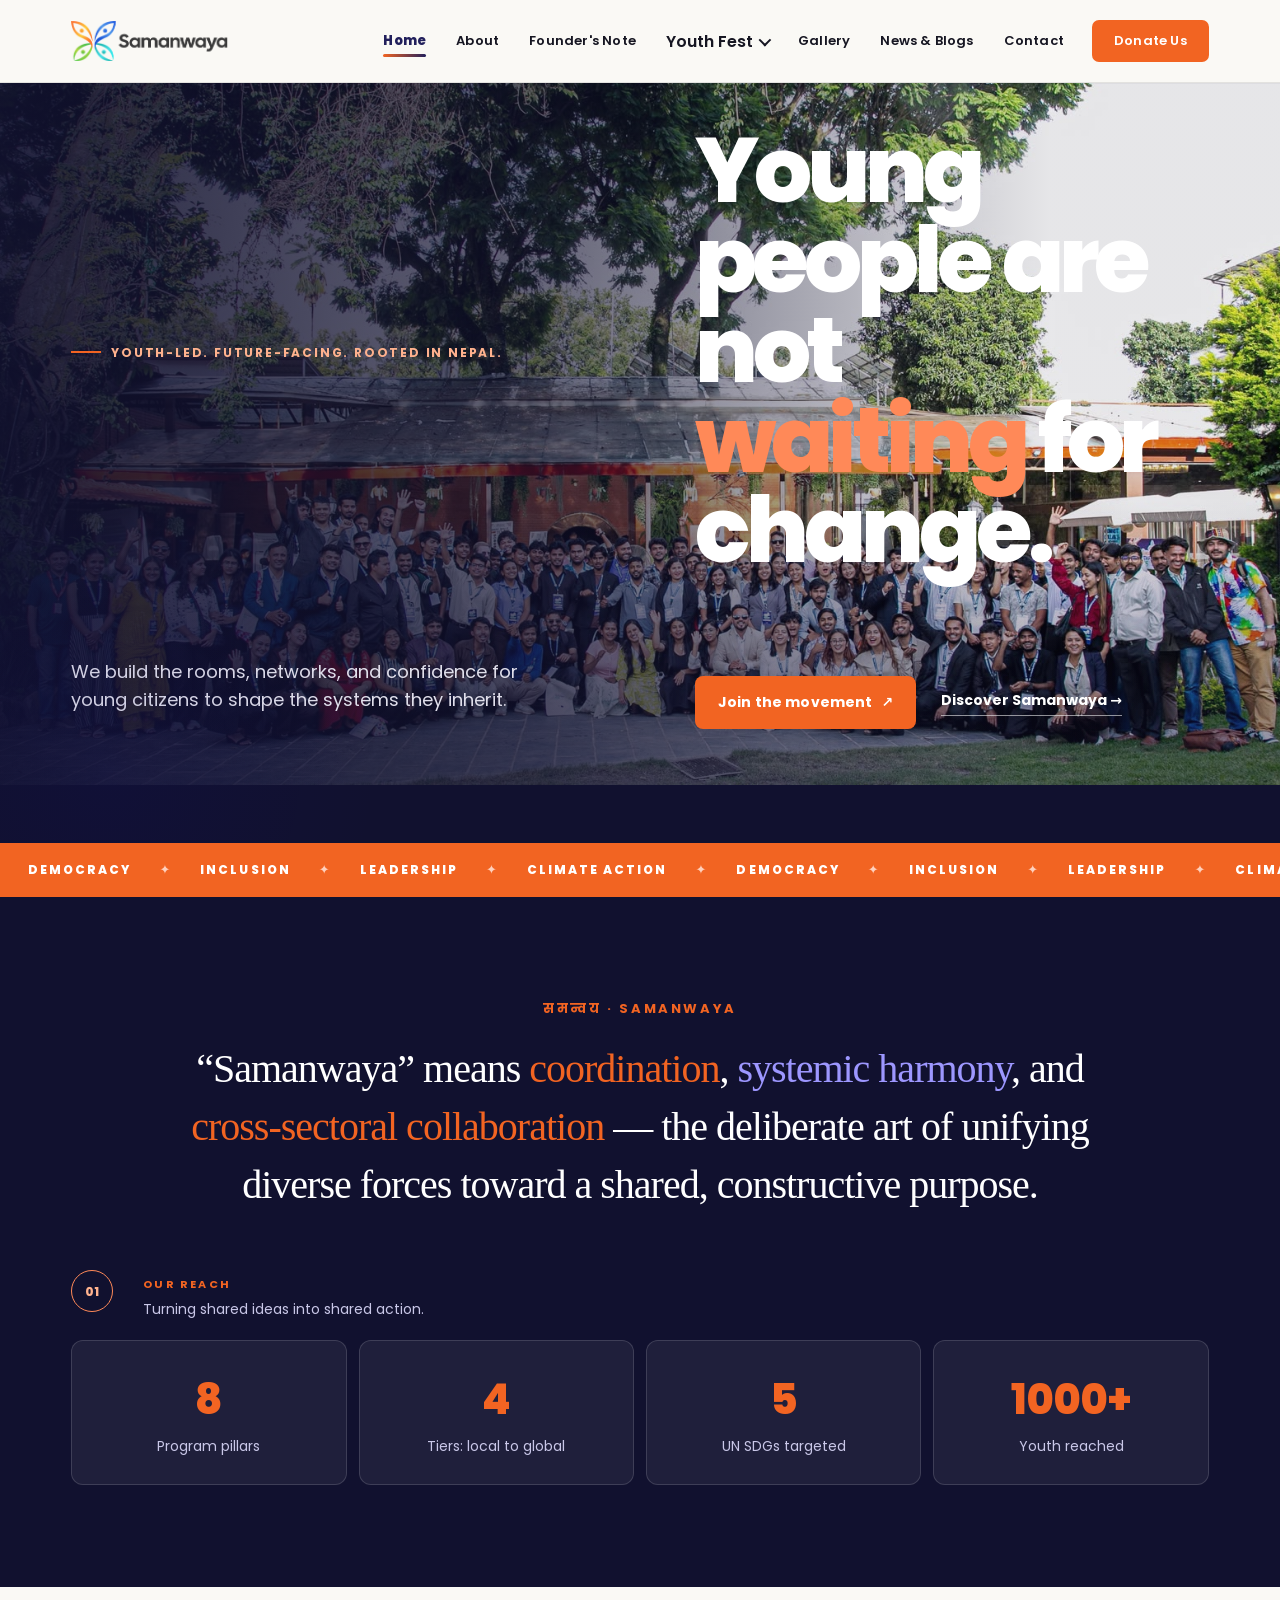
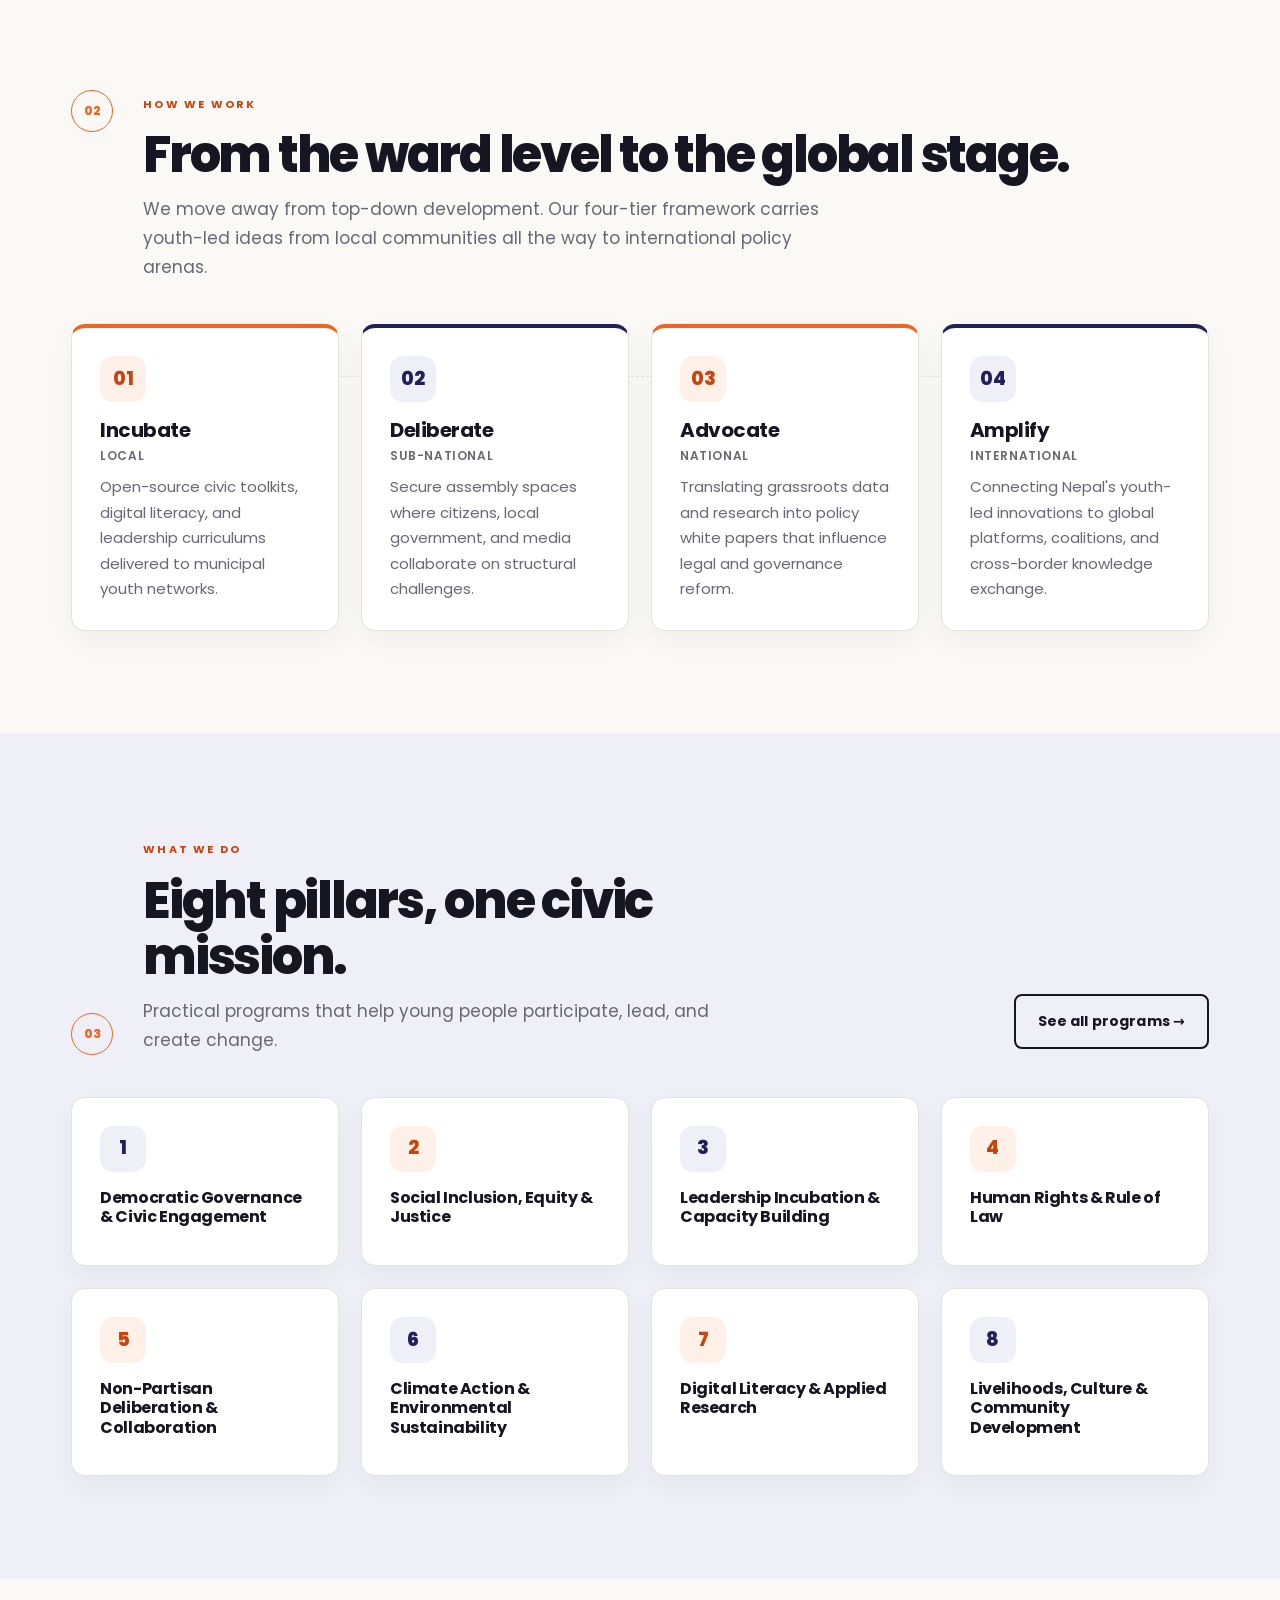
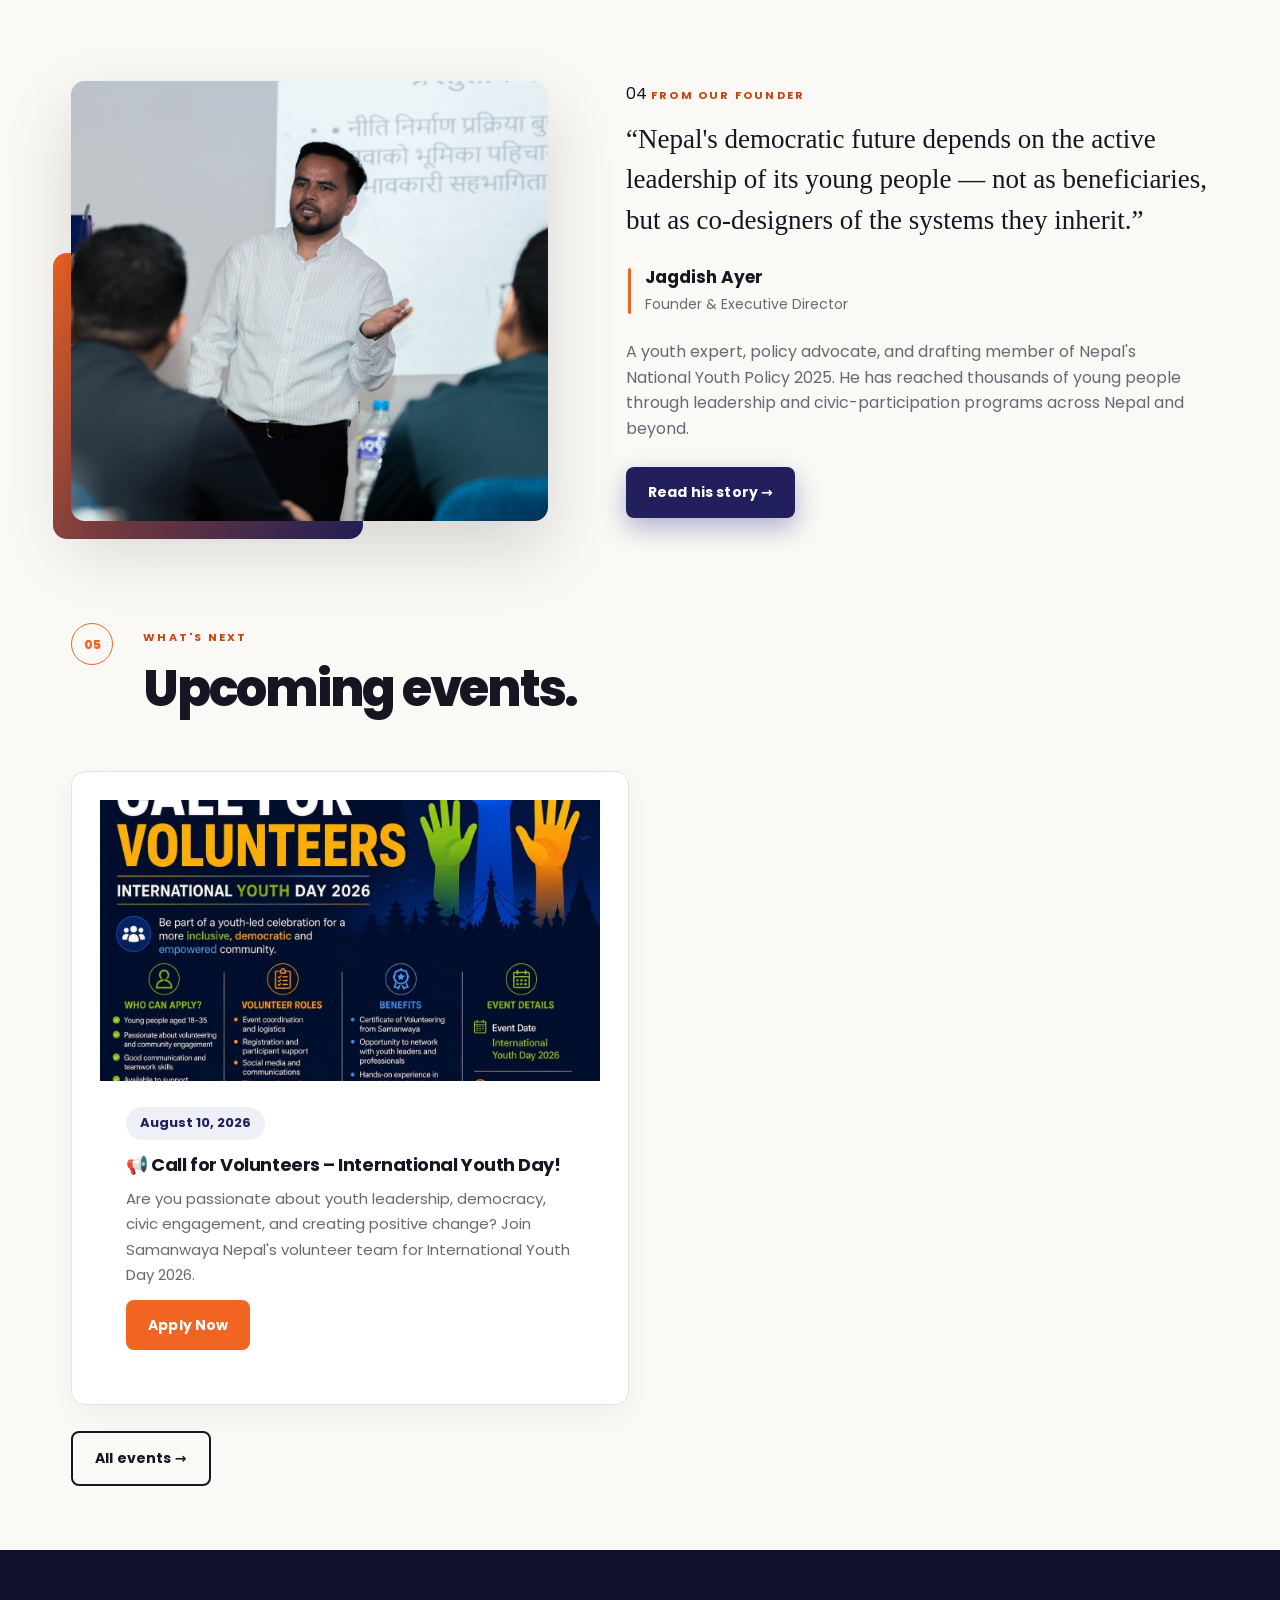
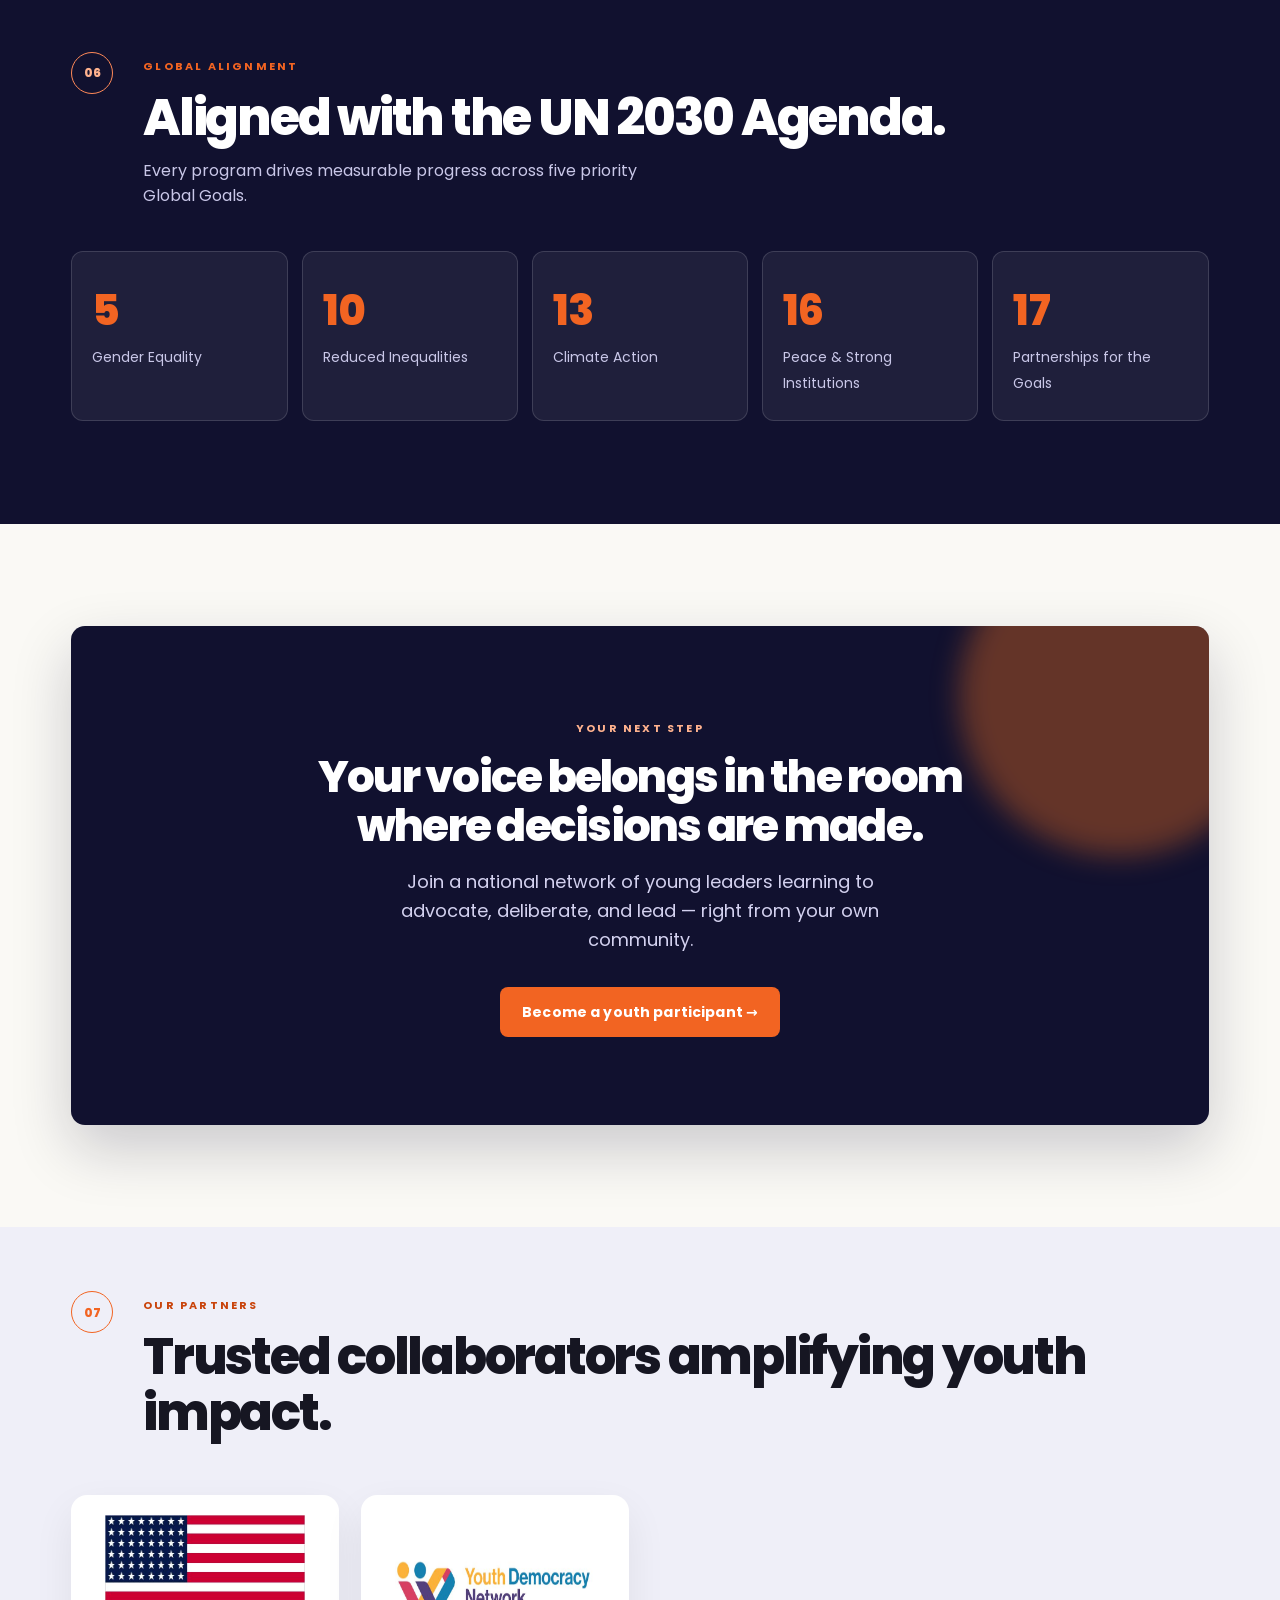
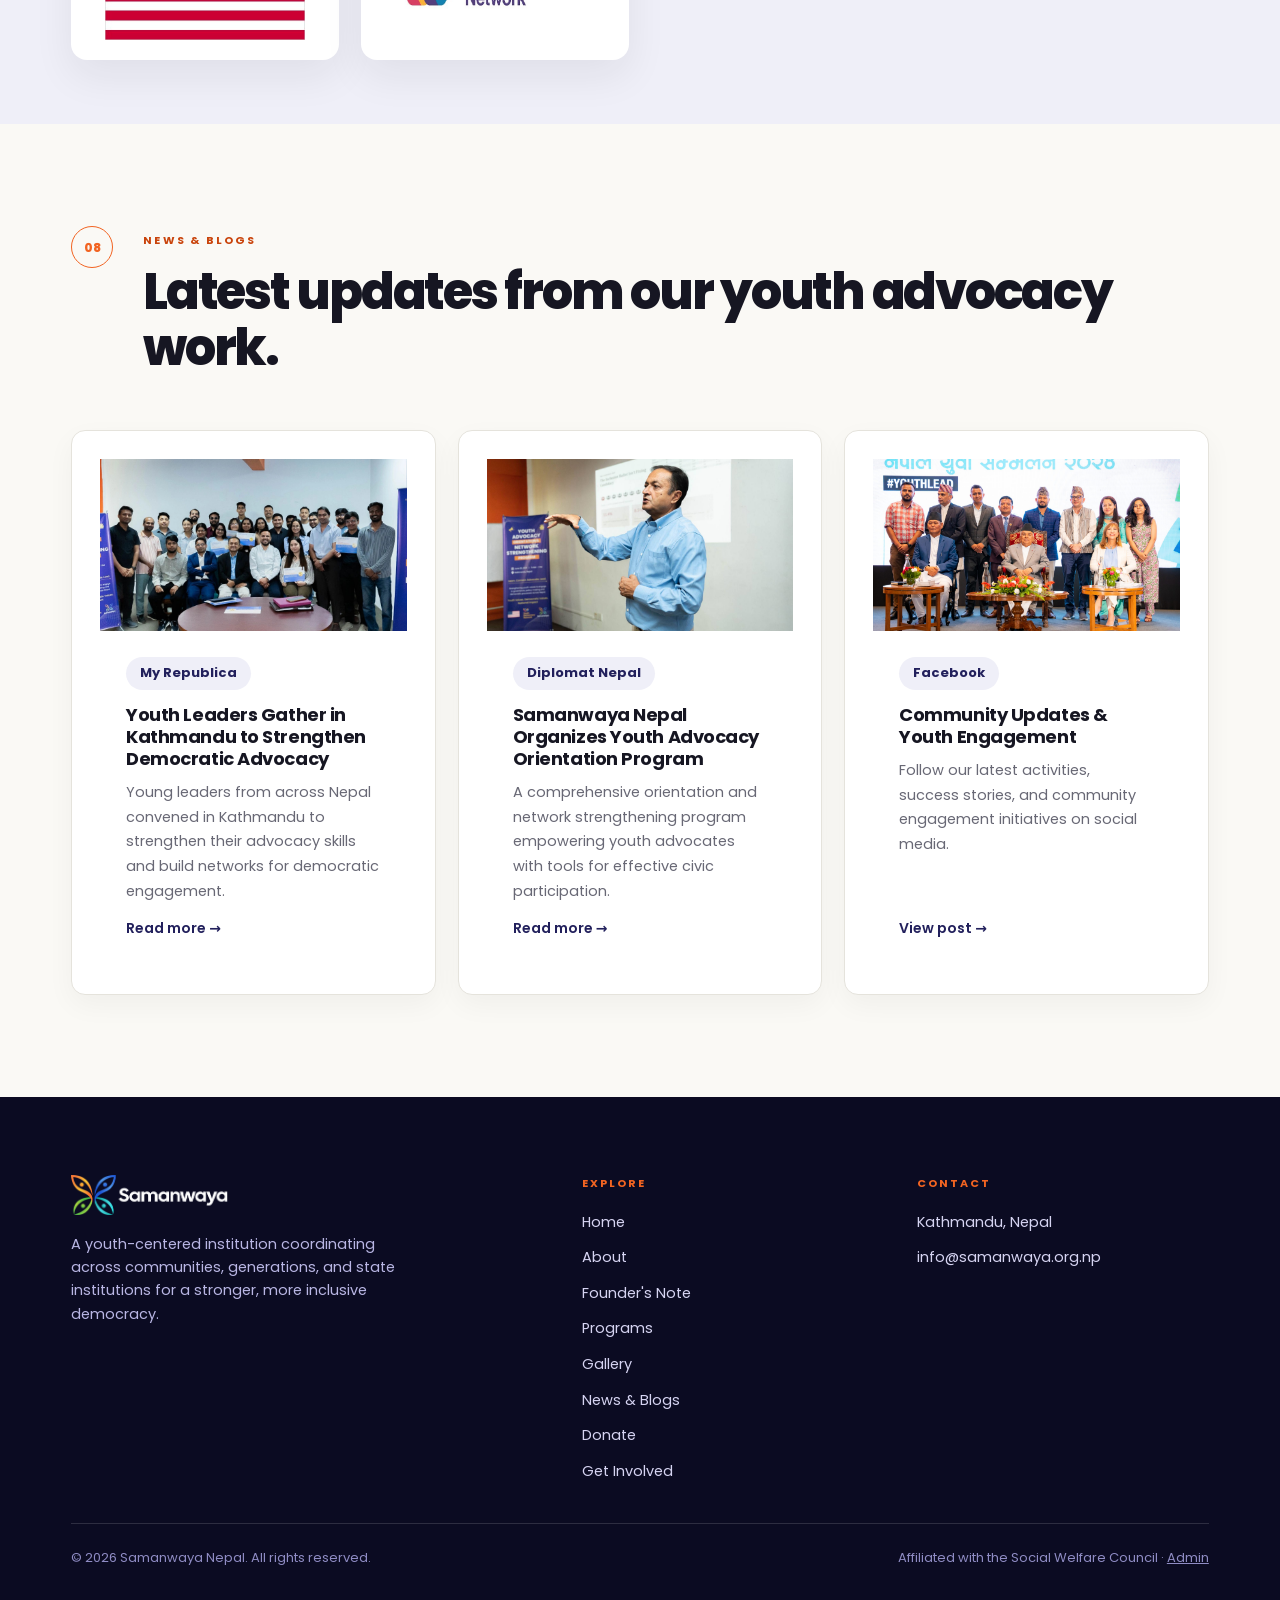
<file: index.html>
<!DOCTYPE html>
<html lang="en">
<head>
  <meta charset="utf-8">
  <meta name="viewport" content="width=device-width, initial-scale=1">
  <title>Samanwaya Nepal — Youth-Led Democracy &amp; Civic Engagement in Nepal</title>
  <meta name="description" content="Samanwaya Nepal is a premier youth-centered non-profit in Kathmandu empowering young people across Nepal through democratic governance, civic engagement, leadership incubation, and social inclusion programs. Partner organizations include USA and YDN.">
  <meta name="keywords" content="Samanwaya, Samanwaya Nepal, समन्वय, youth organization Nepal, civic engagement Nepal, democracy Nepal, youth leadership Kathmandu, NGO Nepal, samanwaya.org.np, youth advocacy Nepal, democratic governance Nepal, partner organizations USA YDN, Nepal news blogs, youth policy Nepal">
  <meta name="author" content="Samanwaya Nepal">
  <meta name="robots" content="index, follow">
  <meta name="theme-color" content="#0d077c">
  <link rel="canonical" href="https://samanwaya.org.np/">
  <meta property="og:type" content="website">
  <meta property="og:site_name" content="Samanwaya Nepal">
  <meta property="og:locale" content="en_US">
  <meta property="og:title" content="Samanwaya Nepal — Youth-Led Democracy &amp; Civic Engagement">
  <meta property="og:description" content="A youth-centered institution where young citizens across Nepal converge to lead the civic systems that shape their lives.">
  <meta property="og:url" content="https://samanwaya.org.np/">
  <meta property="og:image" content="https://samanwaya.org.np/assets/og-image.jpg">
  <meta property="og:image:width" content="1200">
  <meta property="og:image:height" content="630">
  <meta name="twitter:card" content="summary_large_image">
  <meta name="twitter:title" content="Samanwaya Nepal — Youth-Led Democracy &amp; Civic Engagement">
  <meta name="twitter:description" content="A youth-centered institution where young citizens across Nepal converge to lead the civic systems that shape their lives.">
  <meta name="twitter:image" content="https://samanwaya.org.np/assets/og-image.jpg">
  <link rel="icon" type="image/png" sizes="32x32" href="assets/samanwayaicons.png">
  <link rel="icon" type="image/png" sizes="64x64" href="assets/samanwayaicons.png">
  <link rel="apple-touch-icon" href="assets/apple-touch-icon.png">
  <link rel="manifest" href="site.webmanifest">
  <link rel="preconnect" href="https://fonts.googleapis.com">
  <link rel="preconnect" href="https://fonts.gstatic.com" crossorigin>
  <link href="https://fonts.googleapis.com/css2?family=Poppins:wght@400;600;700;800&display=swap" rel="stylesheet">
  <link rel="stylesheet" href="css/style.css">
  <script type="application/ld+json">
  {
    "@context": "https://schema.org",
    "@type": "NGO",
    "name": "Samanwaya Nepal",
    "alternateName": ["Samanwaya", "समन्वय नेपाल"],
    "url": "https://samanwaya.org.np/",
    "logo": "https://samanwaya.org.np/assets/logo-mark.png",
    "image": "https://samanwaya.org.np/assets/og-image.jpg",
    "description": "A premier youth-centered non-profit institution in Kathmandu, Nepal, empowering young people through democratic governance, civic engagement, leadership incubation, and social inclusion.",
    "email": "info@samanwaya.org.np",
    "foundingLocation": "Kathmandu, Nepal",
    "founder": {
      "@type": "Person",
      "name": "Jagdish Ayer",
      "jobTitle": "Founder & Executive Director",
      "url": "https://samanwaya.org.np/founder.html"
    },
    "address": {
      "@type": "PostalAddress",
      "addressLocality": "Kathmandu",
      "addressCountry": "NP"
    },
    "areaServed": "Nepal",
    "sameAs": []
  }
  </script>
  <script type="application/ld+json">
  {
    "@context": "https://schema.org",
    "@type": "WebSite",
    "name": "Samanwaya Nepal",
    "alternateName": "Samanwaya",
    "url": "https://samanwaya.org.np/"
  }
  </script>
  <script type="application/ld+json">
  {
    "@context": "https://schema.org",
    "@type": "NewsMediaOrganization",
    "name": "Samanwaya Nepal News & Updates",
    "url": "https://samanwaya.org.np/#news-blogs",
    "description": "Latest news and updates about youth advocacy programs and democratic engagement initiatives in Nepal",
    "potentialAction": {
      "@type": "ReadAction",
      "target": [
        "https://myrepublica.nagariknetwork.com/news/youth-leaders-gather-in-kathmandu-to-strengthen-democratic-advocacy-83-53.html",
        "https://diplomatnepal.com/diplomacy/youth/samanwaya-nepal-organizes-youth-advocacy-orientation-and-network-strengthening-program/"
      ]
    }
  }
  </script>
</head>
<body>

<div id="loader" aria-hidden="true">
  <img src="assets/logo-mark.png" alt="" width="72" height="72">
  <div class="bar"><i></i></div>
</div>

<header class="site-header">
 <div class="wrap">
    <a href="index.html" class="logo" aria-label="Samanwaya Nepal — home">
      <img src="assets/logo-dark.png" alt="Samanwaya Nepal" width="164" height="42">
    </a>
    <nav class="nav" aria-label="Main navigation">
      <a href="index.html" class="active" aria-current="page">Home</a>
      <a href="about.html">About</a>
      <a href="founder.html">Founder's Note</a>
      <div class="nav-dropdown">
      <button type="button" class="dropbtn" aria-haspopup="true" aria-expanded="false">Youth Fest <span class="arrow" aria-hidden="true"></span></button>
      <div class="dropdown-menu">
      <a href="programs.html">Programs</a>
      <a href="programs.html#youth-fest">Youth Fest 2026</a>
      <a href="programs.html#events">Events</a>
      </div>
      </div>

      <a href="gallery.html">Gallery</a>
      <a href="news.html">News &amp; Blogs</a>
      <a href="contact.html">Contact</a>
      <a href="donate.html" class="btn btn-orange">Donate Us</a>
    </nav>
    <button id="nav-toggle" aria-label="Toggle menu" aria-expanded="false"><span></span><span></span><span></span></button>
  </div>
</header>

<main>

  <!-- HERO -->
  <section class="hero">
    <div class="hero-banner">
      <img src="assets/Home_image.jpeg" alt="Young participants at a Samanwaya Nepal youth advocacy program" fetchpriority="high">
    </div>
    <div class="hero-overlay">
      <div class="wrap">
        <div class="hero-kicker"><span></span> Youth-led. Future-facing. Rooted in Nepal.</div>
        <h1>Young people are not<br><em>waiting</em> for change.</h1>
        <p>We build the rooms, networks, and confidence for young citizens to shape the systems they inherit.</p>
        <div class="hero-actions">
          <a href="contact.html" class="btn btn-orange">Join the movement <span aria-hidden="true">↗</span></a>
          <a href="about.html" class="hero-link">Discover Samanwaya <span aria-hidden="true">→</span></a>
        </div>
      </div>
    </div>
  </section>

  <div class="signal-bar" aria-label="Samanwaya Nepal focus areas">
    <div class="signal-track">
      <span>Democracy</span><i>✦</i><span>Inclusion</span><i>✦</i><span>Leadership</span><i>✦</i><span>Climate action</span><i>✦</i><span>Democracy</span><i>✦</i><span>Inclusion</span><i>✦</i><span>Leadership</span><i>✦</i><span>Climate action</span><i>✦</i>
    </div>
  </div>

  <!-- NOTICES (admin-managed, hidden when empty) -->
  <section class="section tight" id="notices-section" style="padding-top:0">
    <div class="wrap">
      <span class="eyebrow">Notices &amp; announcements</span>
      <div id="notices-list" class="grid" style="gap:12px"></div>
    </div>
  </section>

  <!-- MEANING + STATS -->
  <section class="dark section">
    <div class="wrap quote-band reveal">
      <div class="mark">समन्वय · SAMANWAYA</div>
      <blockquote data-edit="meaningQuote">“Samanwaya” means <span class="hl-o">coordination</span>, <span class="hl-i">systemic harmony</span>, and <span class="hl-o">cross-sectoral collaboration</span> — the deliberate art of unifying diverse forces toward a shared, constructive purpose.</blockquote>
    </div>
    <div class="wrap section-stats" style="margin-top:56px">
      <div class="section-heading section-heading-dark">
        <span class="section-index">01</span>
        <div><span class="eyebrow">Our reach</span><p>Turning shared ideas into shared action.</p></div>
      </div>
      <div class="stats reveal">
        <div class="stat"><b data-edit="stat1n">8</b><span data-edit="stat1l">Program pillars</span></div>
        <div class="stat"><b data-edit="stat2n">4</b><span data-edit="stat2l">Tiers: local to global</span></div>
        <div class="stat"><b data-edit="stat3n">5</b><span data-edit="stat3l">UN SDGs targeted</span></div>
        <div class="stat"><b data-edit="stat4n">1000+</b><span data-edit="stat4l">Youth reached</span></div>
      </div>
    </div>
  </section>

  <!-- 4-TIER MODEL -->
  <section class="section">
    <div class="wrap">
      <div class="section-heading reveal">
        <span class="section-index">02</span>
        <div>
          <span class="eyebrow">How we work</span>
          <h2 class="h-lg">From the ward level to the global stage.</h2>
          <p class="lead">We move away from top-down development. Our four-tier framework carries youth-led ideas from local communities all the way to international policy arenas.</p>
        </div>
      </div>
      <div class="grid g4 process-grid">
        <article class="card top-o reveal"><span class="num tint-o">01</span><h3>Incubate <small style="display:block;font-size:12px;color:var(--muted);font-weight:600;letter-spacing:.05em">LOCAL</small></h3><p>Open-source civic toolkits, digital literacy, and leadership curriculums delivered to municipal youth networks.</p></article>
        <article class="card top-i reveal"><span class="num tint-i">02</span><h3>Deliberate <small style="display:block;font-size:12px;color:var(--muted);font-weight:600;letter-spacing:.05em">SUB-NATIONAL</small></h3><p>Secure assembly spaces where citizens, local government, and media collaborate on structural challenges.</p></article>
        <article class="card top-o reveal"><span class="num tint-o">03</span><h3>Advocate <small style="display:block;font-size:12px;color:var(--muted);font-weight:600;letter-spacing:.05em">NATIONAL</small></h3><p>Translating grassroots data and research into policy white papers that influence legal and governance reform.</p></article>
        <article class="card top-i reveal"><span class="num tint-i">04</span><h3>Amplify <small style="display:block;font-size:12px;color:var(--muted);font-weight:600;letter-spacing:.05em">INTERNATIONAL</small></h3><p>Connecting Nepal's youth-led innovations to global platforms, coalitions, and cross-border knowledge exchange.</p></article>
      </div>
    </div>
  </section>

  <!-- PROGRAMS TEASER -->
  <section class="section" style="background:var(--indigo-soft)">
    <div class="wrap">
      <div class="section-heading section-heading-action reveal">
        <span class="section-index">03</span>
        <div style="max-width:600px">
          <span class="eyebrow">What we do</span>
          <h2 class="h-lg">Eight pillars, one civic mission.</h2>
          <p class="lead">Practical programs that help young people participate, lead, and create change.</p>
        </div>
        <a href="programs.html" class="btn btn-ghost">See all programs →</a>
      </div>
      <div class="grid g4">
        <a href="programs.html" class="card reveal"><span class="num tint-i">1</span><h3 style="font-size:16px">Democratic Governance &amp; Civic Engagement</h3></a>
        <a href="programs.html" class="card reveal"><span class="num tint-o">2</span><h3 style="font-size:16px">Social Inclusion, Equity &amp; Justice</h3></a>
        <a href="programs.html" class="card reveal"><span class="num tint-i">3</span><h3 style="font-size:16px">Leadership Incubation &amp; Capacity Building</h3></a>
        <a href="programs.html" class="card reveal"><span class="num tint-o">4</span><h3 style="font-size:16px">Human Rights &amp; Rule of Law</h3></a>
        <a href="programs.html" class="card reveal"><span class="num tint-o">5</span><h3 style="font-size:16px">Non-Partisan Deliberation &amp; Collaboration</h3></a>
        <a href="programs.html" class="card reveal"><span class="num tint-i">6</span><h3 style="font-size:16px">Climate Action &amp; Environmental Sustainability</h3></a>
        <a href="programs.html" class="card reveal"><span class="num tint-o">7</span><h3 style="font-size:16px">Digital Literacy &amp; Applied Research</h3></a>
        <a href="programs.html" class="card reveal"><span class="num tint-i">8</span><h3 style="font-size:16px">Livelihoods, Culture &amp; Community Development</h3></a>
      </div>
    </div>
  </section>

  <!-- FOUNDER -->
  <section class="section">
    <div class="wrap split">
      <div class="frame reveal">
        <img src="assets/photo-3.jpg" alt="Jagdish Ayer, Founder and Executive Director of Samanwaya Nepal" width="1400" height="933" loading="lazy">
      </div>
      <div class="reveal">
        <span class="section-index">04</span>
        <span class="eyebrow">From our founder</span>
        <blockquote class="pull" data-edit="founderQuote">“Nepal's democratic future depends on the active leadership of its young people — not as beneficiaries, but as co-designers of the systems they inherit.”</blockquote>
        <div class="byline"><i></i><div><b>Jagdish Ayer</b><span>Founder &amp; Executive Director</span></div></div>
        <p style="color:var(--muted);margin-bottom:26px;max-width:560px" data-edit="founderIntro">A youth expert, policy advocate, and drafting member of Nepal's National Youth Policy 2025. He has reached thousands of young people through leadership and civic-participation programs across Nepal and beyond.</p>
        <a href="founder.html" class="btn btn-indigo">Read his story →</a>
      </div>
    </div>
  </section>

  <!-- UPCOMING EVENTS (admin-managed, hidden when empty) -->
  <section class="section tight" id="events-section" data-hide-empty style="padding-top:0">
    <div class="wrap">
      <div class="section-heading reveal">
        <span class="section-index">05</span>
        <div><span class="eyebrow">What's next</span><h2 class="h-lg">Upcoming events.</h2></div>
      </div>
      <div id="events-list" data-limit="2" class="grid g2"></div>
      <p style="margin-top:26px"><a href="programs.html#events" class="btn btn-ghost">All events →</a></p>
    </div>
  </section>

  <!-- SDG STRIP -->
  <section class="dark section">
    <div class="wrap">
      <div class="section-heading section-heading-dark reveal">
        <span class="section-index">06</span>
        <div><span class="eyebrow">Global alignment</span><h2 class="h-lg">Aligned with the UN 2030 Agenda.</h2>
        <p>Every program drives measurable progress across five priority Global Goals.</p></div>
      </div>
      <div class="grid reveal" style="grid-template-columns:repeat(auto-fit,minmax(170px,1fr));gap:14px">
        <div class="stat" style="text-align:left"><b>5</b><span>Gender Equality</span></div>
        <div class="stat" style="text-align:left"><b>10</b><span>Reduced Inequalities</span></div>
        <div class="stat" style="text-align:left"><b>13</b><span>Climate Action</span></div>
        <div class="stat" style="text-align:left"><b>16</b><span>Peace &amp; Strong Institutions</span></div>
        <div class="stat" style="text-align:left"><b>17</b><span>Partnerships for the Goals</span></div>
      </div>
    </div>
  </section>

  <!-- CTA -->
  <section class="section">
    <div class="wrap">
      <div class="cta reveal">
        <span class="eyebrow">Your next step</span>
        <h2>Your voice belongs in the room where decisions are made.</h2>
        <p>Join a national network of young leaders learning to advocate, deliberate, and lead — right from your own community.</p>
        <a href="contact.html" class="btn btn-orange">Become a youth participant →</a>
      </div>
    </div>
  </section>

  <!-- PARTNERS -->
  <section class="section tight" style="background:var(--indigo-soft)">
    <div class="wrap">
      <div class="section-heading reveal">
        <span class="section-index">07</span>
        <div><span class="eyebrow">Our partners</span><h2 class="h-lg">Trusted collaborators amplifying youth impact.</h2></div>
      </div>
      <div class="grid g4" style="align-items:center;justify-items:center">
        <div class="reveal" style="text-align:center;padding:20px;background:#fff;border-radius:16px;box-shadow:var(--shadow);width:100%">
          <img src="assets/usa.jpeg" alt="USA Partner Logo" width="200" height="125" loading="lazy" style="margin:0 auto">
        </div>
        <div class="reveal" style="text-align:center;padding:20px;background:#fff;border-radius:16px;box-shadow:var(--shadow);width:100%">
          <img src="assets/ydn.jpeg" alt="YDN Partner Logo" width="200" height="125" loading="lazy" style="margin:0 auto">
        </div>
      </div>
    </div>
  </section>

  <!-- NEPAL YOUTH FEST 2026 
  <section class="section" style="background:linear-gradient(135deg,#0d077c 0%,#3b2cc9 100%);color:#fff">
    <div class="wrap">
      <div class="reveal" style="text-align:center;max-width:800px;margin:0 auto 40px">
        <span class="eyebrow" style="color:#ffb142">Call for Participants</span>
        <h2 class="h-xl" style="margin:10px 0">NEPAL YOUTH FEST 2026</h2>
        <p class="lead" style="color:#d6d4f2">Are you ready to connect, create &amp; celebrate?</p>
        <p style="font-size:16px;color:#d6d4f2;line-height:1.7">Join us for Nepal Youth Fest 2026 — a vibrant platform bringing young people together to share ideas, showcase talents, build connections, and inspire positive change.</p>
      </div>
      <div class="grid g3 reveal" style="margin-bottom:40px">
        <div style="text-align:center;padding:20px;background:rgba(255,255,255,0.1);border-radius:12px">
          <span style="font-size:32px;display:block;margin-bottom:10px">🌟</span>
          <h4 style="margin-bottom:8px">Connect</h4>
          <p style="font-size:14px;color:#d6d4f2">Connect with fellow young people</p>
        </div>
        <div style="text-align:center;padding:20px;background:rgba(255,255,255,0.1);border-radius:12px">
          <span style="font-size:32px;display:block;margin-bottom:10px">💡</span>
          <h4 style="margin-bottom:8px">Exchange</h4>
          <p style="font-size:14px;color:#d6d4f2">Exchange ideas &amp; experiences</p>
        </div>
        <div style="text-align:center;padding:20px;background:rgba(255,255,255,0.1);border-radius:12px">
          <span style="font-size:32px;display:block;margin-bottom:10px">🎨</span>
          <h4 style="margin-bottom:8px">Showcase</h4>
          <p style="font-size:14px;color:#d6d4f2">Showcase your creativity and talents</p>
        </div>
        <div style="text-align:center;padding:20px;background:rgba(255,255,255,0.1);border-radius:12px">
          <span style="font-size:32px;display:block;margin-bottom:10px">🤝</span>
          <h4 style="margin-bottom:8px">Build Networks</h4>
          <p style="font-size:14px;color:#d6d4f2">Build networks and meaningful connections</p>
        </div>
        <div style="text-align:center;padding:20px;background:rgba(255,255,255,0.1);border-radius:12px">
          <span style="font-size:32px;display:block;margin-bottom:10px">🚀</span>
          <h4 style="margin-bottom:8px">Be Part of Change</h4>
          <p style="font-size:14px;color:#d6d4f2">Be part of a youth-led movement for change</p>
        </div>
        <div style="text-align:center;padding:20px;background:rgba(255,255,255,0.1);border-radius:12px;display:flex;align-items:center;justify-content:center">
          <div>
            <h4 style="margin-bottom:8px">Who Can Participate?</h4>
            <p style="font-size:14px;color:#d6d4f2">Young people who are passionate, creative, curious, and ready to make a difference.</p>
          </div>
        </div>
      </div>
      <div class="reveal" style="text-align:center">
        <div style="display:inline-block;background:rgba(255,255,255,0.15);padding:20px 40px;border-radius:16px;margin-bottom:24px">
          <p style="margin:0 0 8px;font-size:18px"><strong>📅 Date:</strong> 14 August 2026</p>
          <p style="margin:0;font-size:16px;color:#d6d4f2"><strong>Limited Participation — Register Now!</strong></p>
        </div>
        <div style="margin-bottom:20px">
          <a href="https://forms.gle/J3y8mwZ917u2fauQ6" target="_blank" rel="noopener noreferrer" class="btn btn-orange" style="font-size:18px;padding:16px 40px">Register Now →</a>
        </div>
        <p style="font-size:14px;color:#d6d4f2;margin-top:20px"><strong>Organized by:</strong> Samanwaya Nepal</p>
      </div>
    </div>
  </section> -->

  <!-- NEWS & BLOGS -->
  <section class="section">
    <div class="wrap">
      <div class="section-heading reveal">
        <span class="section-index">08</span>
        <div><span class="eyebrow">News &amp; blogs</span><h2 class="h-lg">Latest updates from our youth advocacy work.</h2></div>
      </div>
      <div class="grid g3">
        <article class="card event-card reveal">
          <a href="https://myrepublica.nagariknetwork.com/news/youth-leaders-gather-in-kathmandu-to-strengthen-democratic-advocacy-83-53.html" target="_blank" rel="noopener noreferrer">
            <img src="assets/photo-1-web.jpg" alt="Youth leaders gather in Kathmandu for democratic advocacy program" width="400" height="267" loading="lazy">
            <div class="body">
              <span class="date">My Republica</span>
              <h3 style="font-size:17px;margin-bottom:10px">Youth Leaders Gather in Kathmandu to Strengthen Democratic Advocacy</h3>
              <p style="font-size:14.5px;color:var(--muted)">Young leaders from across Nepal convened in Kathmandu to strengthen their advocacy skills and build networks for democratic engagement.</p>
              <span style="display:inline-block;margin-top:14px;font-weight:600;color:var(--indigo);font-size:14px">Read more →</span>
            </div>
          </a>
        </article>
        <article class="card event-card reveal">
          <a href="https://diplomatnepal.com/diplomacy/youth/samanwaya-nepal-organizes-youth-advocacy-orientation-and-network-strengthening-program/" target="_blank" rel="noopener noreferrer">
            <img src="assets/photo-2-web.jpg" alt="Samanwaya Nepal youth advocacy orientation program" width="400" height="267" loading="lazy">
            <div class="body">
              <span class="date">Diplomat Nepal</span>
              <h3 style="font-size:17px;margin-bottom:10px">Samanwaya Nepal Organizes Youth Advocacy Orientation Program</h3>
              <p style="font-size:14.5px;color:var(--muted)">A comprehensive orientation and network strengthening program empowering youth advocates with tools for effective civic participation.</p>
              <span style="display:inline-block;margin-top:14px;font-weight:600;color:var(--indigo);font-size:14px">Read more →</span>
            </div>
          </a>
        </article>
        <article class="card event-card reveal">
          <a href="https://m.facebook.com/story.php?story_fbid=pfbid0SVXKzAzY4H9wA1J8iqBmDXQTFKpbjLPNszWH7nGdZmCBei6ZwxcJ7wfcWrXE1Bryl&id=100002633778697" target="_blank" rel="noopener noreferrer">
            <img src="assets/photo-3-web.jpg" alt="Samanwaya Nepal Facebook update on youth activities" width="400" height="267" loading="lazy">
            <div class="body">
              <span class="date">Facebook</span>
              <h3 style="font-size:17px;margin-bottom:10px">Community Updates &amp; Youth Engagement</h3>
              <p style="font-size:14.5px;color:var(--muted)">Follow our latest activities, success stories, and community engagement initiatives on social media.</p>
              <span style="display:inline-block;margin-top:14px;font-weight:600;color:var(--indigo);font-size:14px">View post →</span>
            </div>
          </a>
        </article>
      </div>
    </div>
  </section>

</main>

<footer class="site-footer">
  <div class="wrap">
    <div class="cols">
      <div>
        <img src="assets/logo-light.png" alt="Samanwaya Nepal" width="157" height="40">
        <p>A youth-centered institution coordinating across communities, generations, and state institutions for a stronger, more inclusive democracy.</p>
      </div>
      <div>
        <h4>EXPLORE</h4>
        <ul>
          <li><a href="index.html">Home</a></li>
          <li><a href="about.html">About</a></li>
          <li><a href="founder.html">Founder's Note</a></li>
          <li><a href="programs.html">Programs</a></li>
          <li><a href="gallery.html">Gallery</a></li>
          <li><a href="news.html">News &amp; Blogs</a></li>
          <li><a href="donate.html">Donate</a></li>
          <li><a href="contact.html">Get Involved</a></li>
        </ul>
      </div>
      <div>
        <h4>CONTACT</h4>
        <ul>
          <li><span data-edit="address" style="font-size:14.5px;color:#d6d4f2">Kathmandu, Nepal</span></li>
          <li><a href="mailto:info@samanwaya.org.np" data-edit-mail>info@samanwaya.org.np</a></li>
        </ul>
      </div>
    </div>
    <div class="base">
      <span>© 2026 Samanwaya Nepal. All rights reserved.</span>
      <span>Affiliated with the Social Welfare Council · <a href="admin.html" rel="nofollow">Admin</a></span>
      <!-- DISCLAIMER: Do not remove any content from this website without permission -->
    </div>
  </div>
</footer>

<script src="js/content.js" defer></script>
<script src="js/main.js" defer></script>
</body>
</html>
</file>
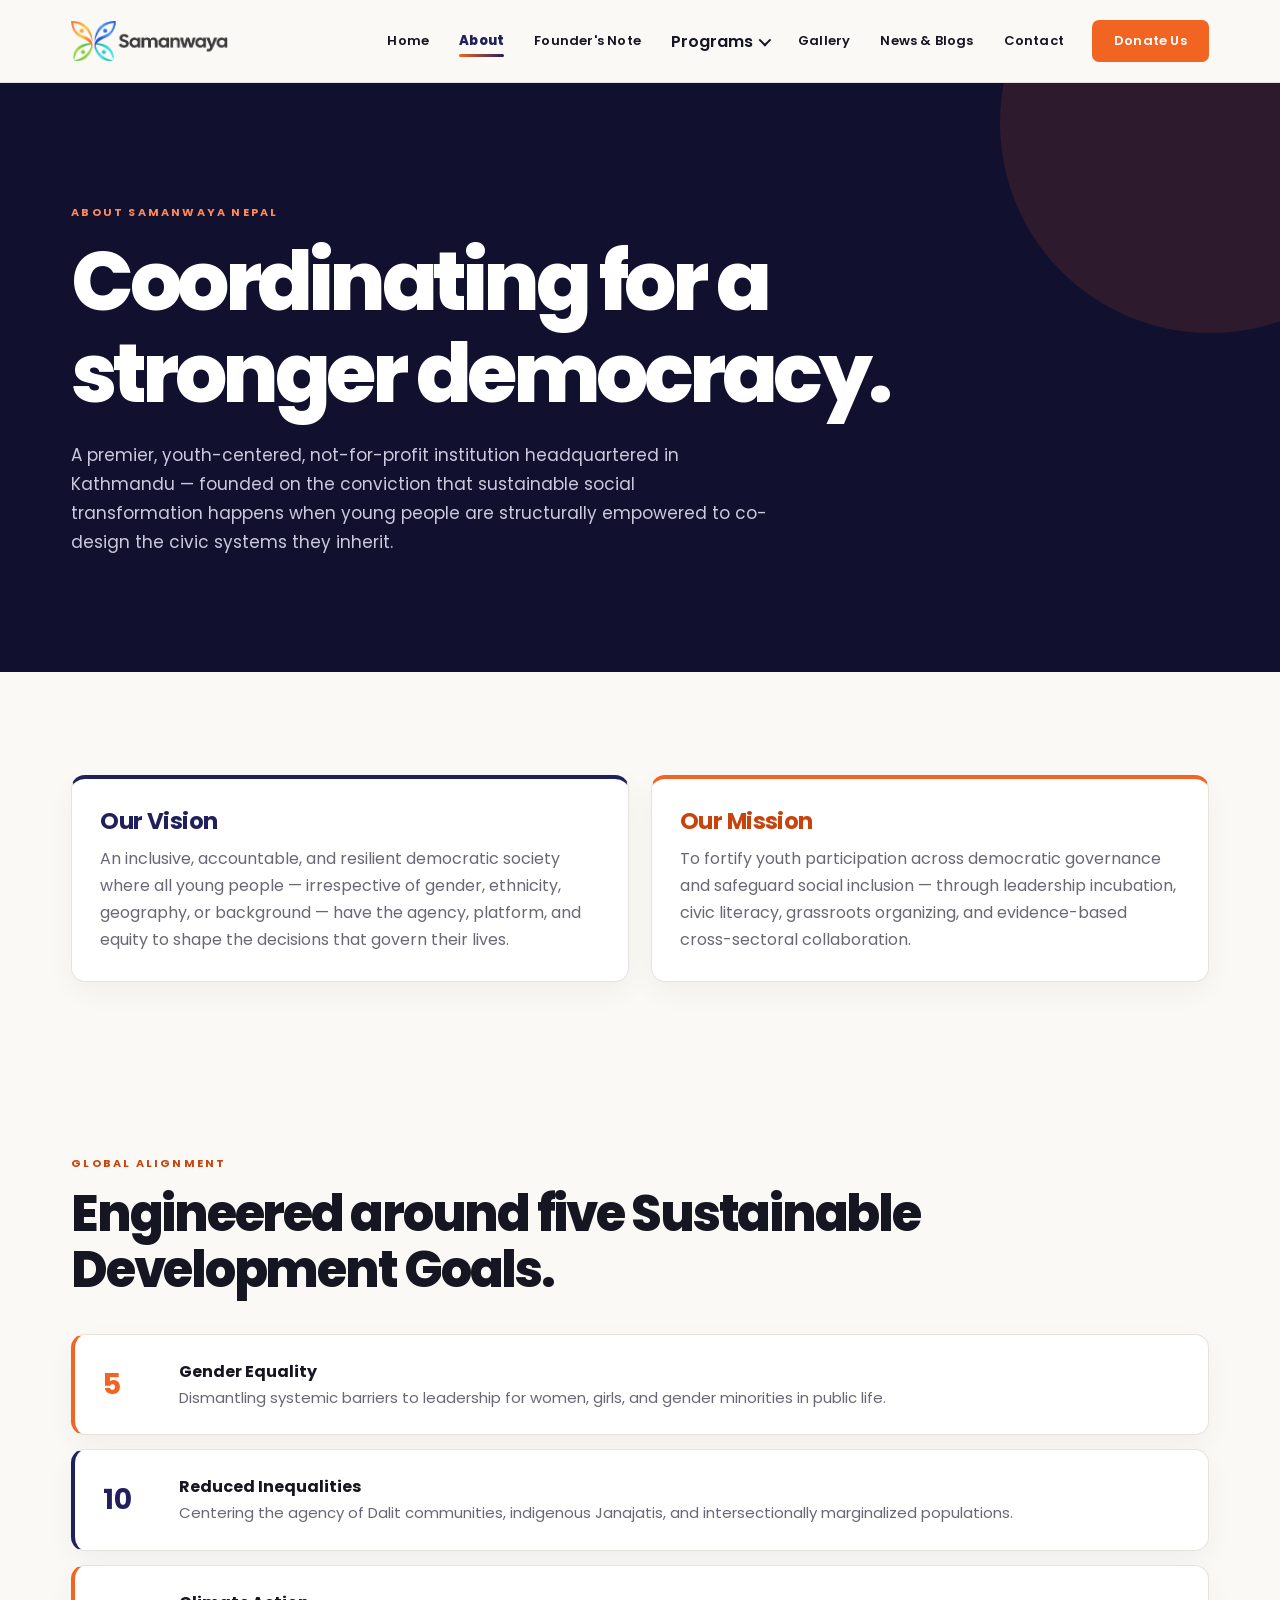
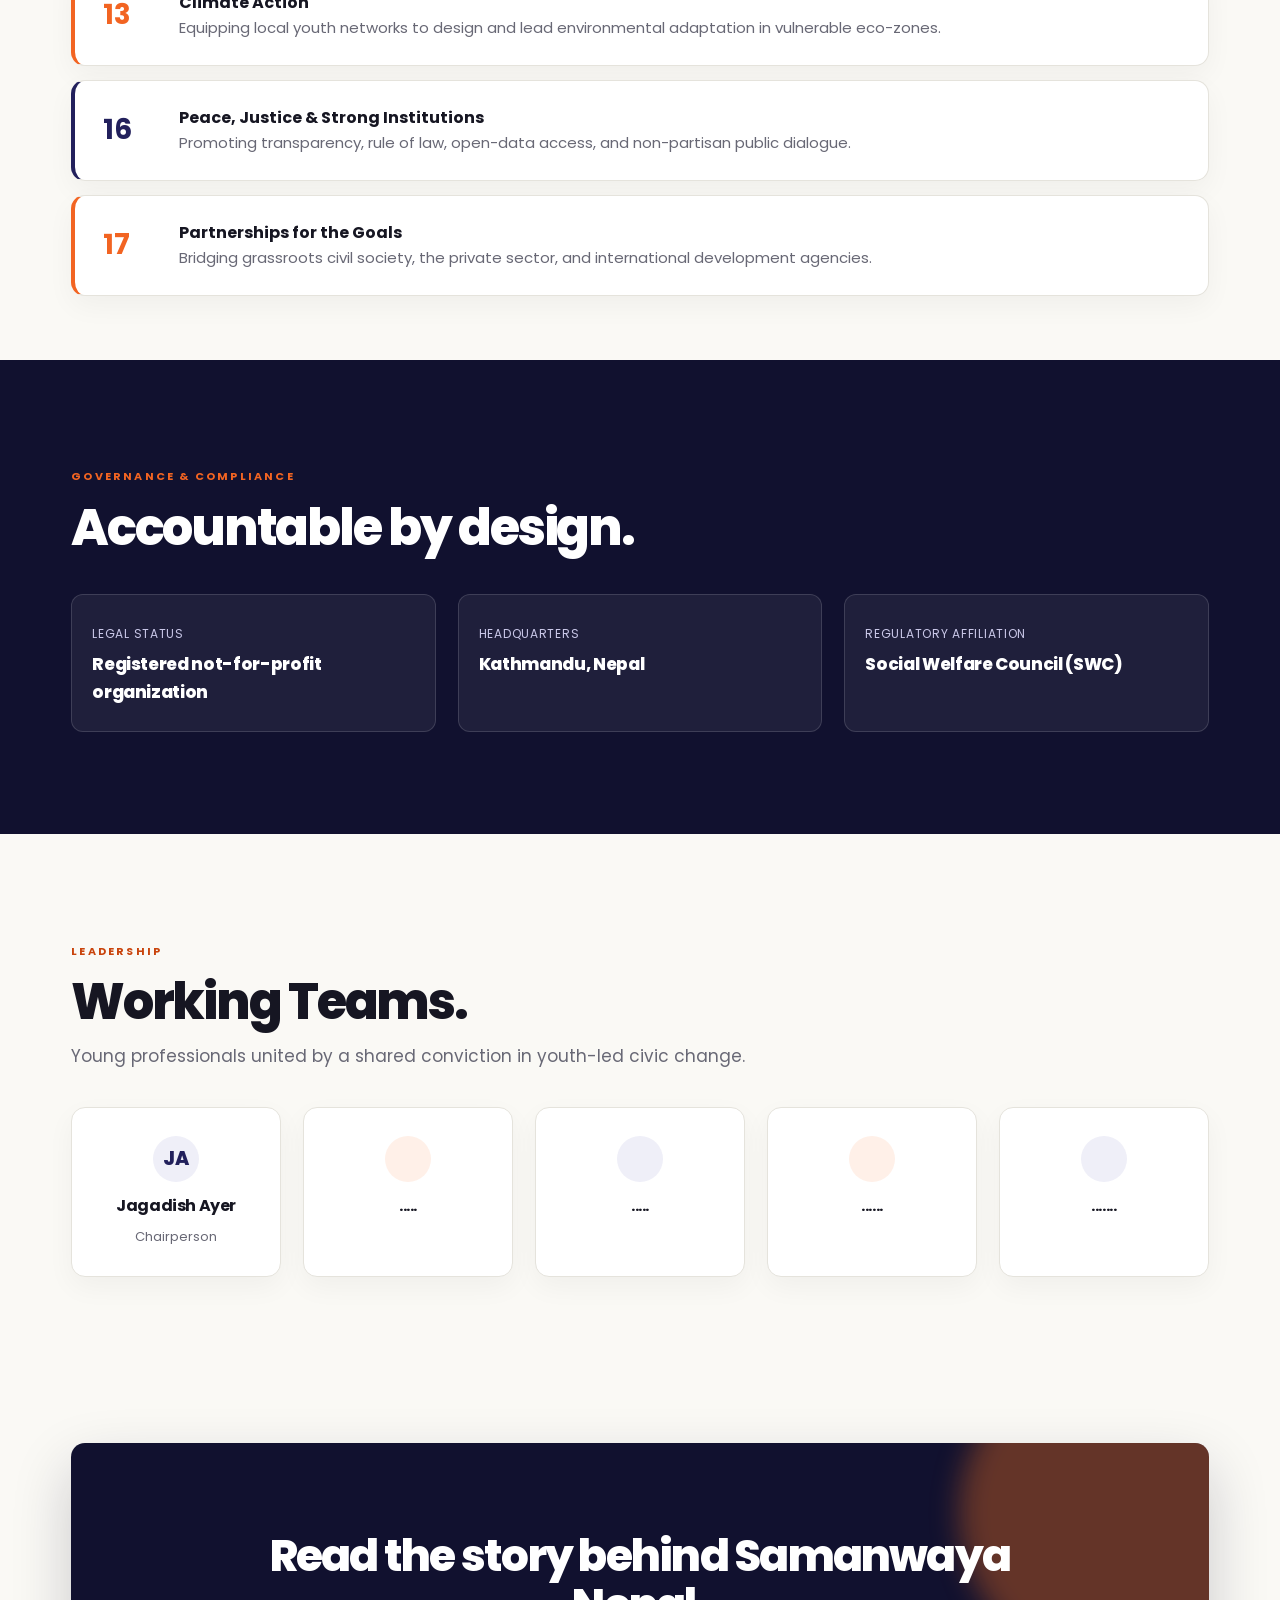
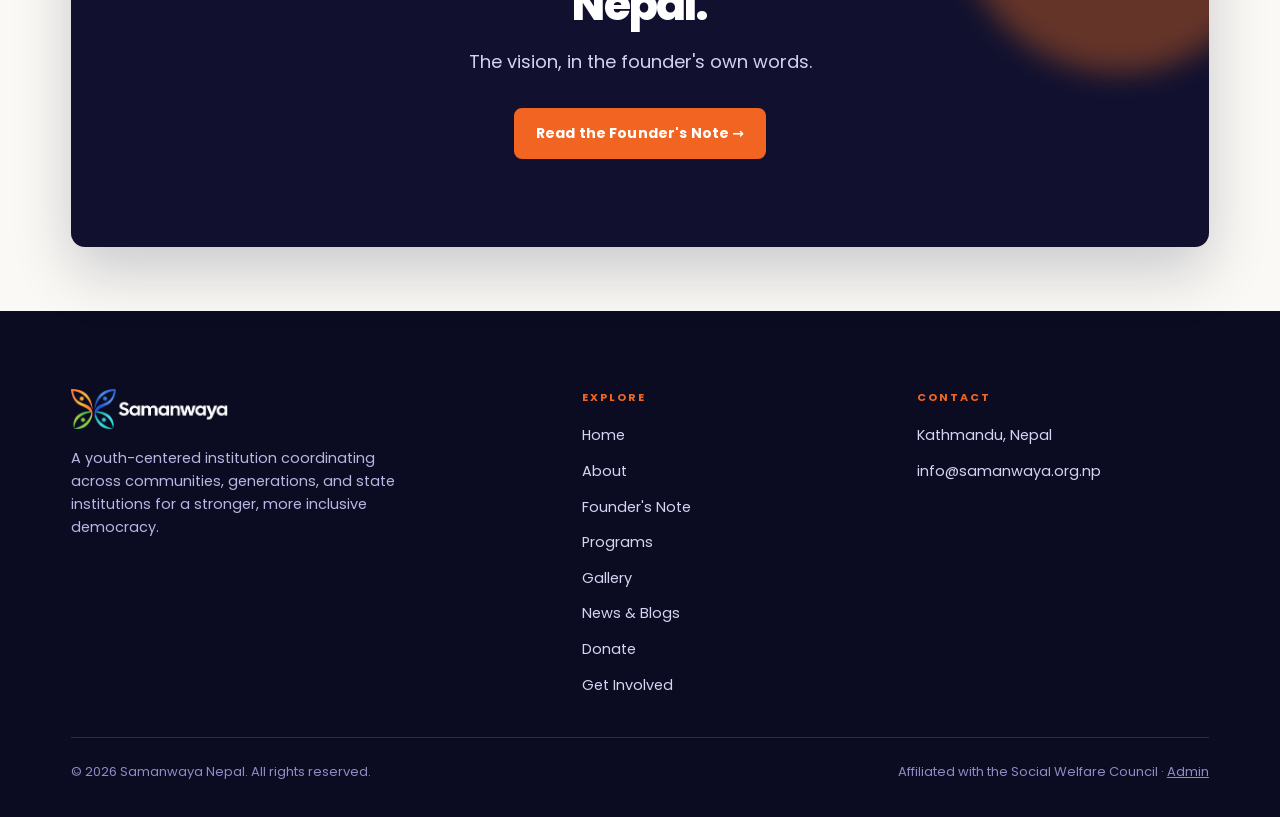
<file: about.html>
<!DOCTYPE html>
<html lang="en">
<head>
  <meta charset="utf-8">
  <meta name="viewport" content="width=device-width, initial-scale=1">
  <title>About Samanwaya Nepal — Vision, Mission &amp; Governance</title>
  <meta name="description" content="Learn about Samanwaya Nepal: a youth-centered non-profit in Kathmandu founded on the conviction that sustainable social transformation happens when young people co-design the civic systems they inherit.">
  <meta name="keywords" content="Samanwaya, Samanwaya Nepal, about Samanwaya, youth NGO Kathmandu, vision mission Samanwaya Nepal, Social Welfare Council Nepal">
  <meta name="robots" content="index, follow">
  <meta name="theme-color" content="#0d077c">
  <link rel="canonical" href="https://samanwaya.org.np/about.html">
  <meta property="og:type" content="website">
  <meta property="og:site_name" content="Samanwaya Nepal">
  <meta property="og:title" content="About Samanwaya Nepal — Vision, Mission &amp; Governance">
  <meta property="og:description" content="A premier youth-centered not-for-profit institution headquartered in Kathmandu, Nepal.">
  <meta property="og:url" content="https://samanwaya.org.np/about.html">
  <meta property="og:image" content="https://samanwaya.org.np/assets/og-image.jpg">
  <meta name="twitter:card" content="summary_large_image">
  <link rel="icon" type="image/png" sizes="32x32" href="/assets/samanwayaicons.png">
  <link rel="apple-touch-icon" href="/assets/samanwayaicons.png">
  <link rel="preconnect" href="https://fonts.googleapis.com">
  <link rel="preconnect" href="https://fonts.gstatic.com" crossorigin>
  <link href="https://fonts.googleapis.com/css2?family=Poppins:wght@400;600;700;800&display=swap" rel="stylesheet">
  <link rel="stylesheet" href="css/style.css">
  <script type="application/ld+json">
  {
    "@context": "https://schema.org",
    "@type": "AboutPage",
    "name": "About Samanwaya Nepal",
    "url": "https://samanwaya.org.np/about.html",
    "mainEntity": { "@type": "NGO", "name": "Samanwaya Nepal", "url": "https://samanwaya.org.np/" }
  }
  </script>
</head>
<body>

<div id="loader" aria-hidden="true">
  <img src="/assets/samanwayaicons.png" alt="" width="72" height="72">
  <div class="bar"><i></i></div>
</div>

<header class="site-header">
  <div class="wrap">
    <a href="index.html" class="logo" aria-label="Samanwaya Nepal — home">
      <img src="assets/logo-dark.png" alt="Samanwaya Nepal" width="164" height="42">
    </a>
    <nav class="nav" aria-label="Main navigation">
      <a href="index.html">Home</a>
      <a href="about.html" class="active" aria-current="page">About</a>
      <a href="founder.html">Founder's Note</a>
      <div class="nav-dropdown">
      <button type="button" class="dropbtn" aria-haspopup="true" aria-expanded="false">Programs <span class="arrow" aria-hidden="true"></span></button>
      <div class="dropdown-menu">
      <a href="programs.html">Programs</a>
      <a href="programs.html#youth-fest">Youth Fest 2026</a>
      <a href="programs.html#events">Events</a>
      </div>
      </div>

      <a href="gallery.html">Gallery</a>
      <a href="news.html">News &amp; Blogs</a>
      <a href="contact.html">Contact</a>
      <a href="donate.html" class="btn btn-orange">Donate Us</a>
    </nav>
    <button id="nav-toggle" aria-label="Toggle menu" aria-expanded="false"><span></span><span></span><span></span></button>
  </div>
</header>

<main>

  <section class="page-hero">
    <div class="wrap reveal in">
      <span class="eyebrow">About Samanwaya Nepal</span>
      <h1 class="h-xl">Coordinating for a stronger democracy.</h1>
      <p class="lead">A premier, youth-centered, not-for-profit institution headquartered in Kathmandu — founded on the conviction that sustainable social transformation happens when young people are structurally empowered to co-design the civic systems they inherit.</p>
    </div>
  </section>

  <section class="section">
    <div class="wrap grid g2">
      <article class="card top-i reveal">
        <h3 style="color:var(--indigo);font-size:23px">Our Vision</h3>
        <p style="font-size:16px" data-edit="visionText">An inclusive, accountable, and resilient democratic society where all young people — irrespective of gender, ethnicity, geography, or background — have the agency, platform, and equity to shape the decisions that govern their lives.</p>
      </article>
      <article class="card top-o reveal">
        <h3 style="color:var(--orange-deep);font-size:23px">Our Mission</h3>
        <p style="font-size:16px" data-edit="missionText">To fortify youth participation across democratic governance and safeguard social inclusion — through leadership incubation, civic literacy, grassroots organizing, and evidence-based cross-sectoral collaboration.</p>
      </article>
    </div>
  </section>

  <section class="section tight">
    <div class="wrap">
      <div class="reveal" style="margin-bottom:36px">
        <span class="eyebrow">Global alignment</span>
        <h2 class="h-lg">Engineered around five Sustainable Development Goals.</h2>
      </div>
      <div class="grid" style="gap:14px">
        <div class="card left-o reveal" style="display:flex;gap:24px;align-items:center;padding:24px 28px"><b style="flex:none;width:52px;font-size:28px;color:var(--orange)">5</b><div><b>Gender Equality</b><p>Dismantling systemic barriers to leadership for women, girls, and gender minorities in public life.</p></div></div>
        <div class="card left-i reveal" style="display:flex;gap:24px;align-items:center;padding:24px 28px"><b style="flex:none;width:52px;font-size:28px;color:var(--indigo)">10</b><div><b>Reduced Inequalities</b><p>Centering the agency of Dalit communities, indigenous Janajatis, and intersectionally marginalized populations.</p></div></div>
        <div class="card left-o reveal" style="display:flex;gap:24px;align-items:center;padding:24px 28px"><b style="flex:none;width:52px;font-size:28px;color:var(--orange)">13</b><div><b>Climate Action</b><p>Equipping local youth networks to design and lead environmental adaptation in vulnerable eco-zones.</p></div></div>
        <div class="card left-i reveal" style="display:flex;gap:24px;align-items:center;padding:24px 28px"><b style="flex:none;width:52px;font-size:28px;color:var(--indigo)">16</b><div><b>Peace, Justice &amp; Strong Institutions</b><p>Promoting transparency, rule of law, open-data access, and non-partisan public dialogue.</p></div></div>
        <div class="card left-o reveal" style="display:flex;gap:24px;align-items:center;padding:24px 28px"><b style="flex:none;width:52px;font-size:28px;color:var(--orange)">17</b><div><b>Partnerships for the Goals</b><p>Bridging grassroots civil society, the private sector, and international development agencies.</p></div></div>
      </div>
    </div>
  </section>

  <section class="dark section">
    <div class="wrap">
      <span class="eyebrow">Governance &amp; compliance</span>
      <h2 class="h-lg" style="margin-bottom:38px">Accountable by design.</h2>
      <div class="grid g3">
        <div class="stat" style="text-align:left"><span style="font-size:12px;letter-spacing:.06em;text-transform:uppercase">Legal status</span><b style="font-size:17px;margin-top:6px;color:#fff">Registered not-for-profit organization</b></div>
        <div class="stat" style="text-align:left"><span style="font-size:12px;letter-spacing:.06em;text-transform:uppercase">Headquarters</span><b style="font-size:17px;margin-top:6px;color:#fff">Kathmandu, Nepal</b></div>
        <div class="stat" style="text-align:left"><span style="font-size:12px;letter-spacing:.06em;text-transform:uppercase">Regulatory affiliation</span><b style="font-size:17px;margin-top:6px;color:#fff">Social Welfare Council (SWC)</b></div>
      </div>
    </div>
  </section>

  <section class="section">
    <div class="wrap">
      <div class="reveal" style="margin-bottom:36px">
        <span class="eyebrow">Leadership</span>
        <h2 class="h-lg">Working Teams.</h2>
        <p class="lead" style="margin-top:12px">Young professionals united by a shared conviction in youth-led civic change.</p>
      </div>
      <div class="grid" style="grid-template-columns:repeat(auto-fit,minmax(180px,1fr))">
        <div class="card reveal" style="text-align:center"><span class="num tint-i" style="margin:0 auto 14px;border-radius:50%">JA</span><h3 style="font-size:16px">Jagadish Ayer</h3><p style="font-size:13px">Chairperson</p></div>
        <div class="card reveal" style="text-align:center"><span class="num tint-o" style="margin:0 auto 14px;border-radius:50%"></span><h3 style="font-size:16px">.....</h3><p style="font-size:13px"></p></div>
        <div class="card reveal" style="text-align:center"><span class="num tint-i" style="margin:0 auto 14px;border-radius:50%"></span><h3 style="font-size:16px">.....</h3><p style="font-size:13px"></p></div>
        <div class="card reveal" style="text-align:center"><span class="num tint-o" style="margin:0 auto 14px;border-radius:50%"></span><h3 style="font-size:16px">......</h3><p style="font-size:13px"></p></div>
        <div class="card reveal" style="text-align:center"><span class="num tint-i" style="margin:0 auto 14px;border-radius:50%"></span><h3 style="font-size:16px">.......</h3><p style="font-size:13px"></p></div>
      </div>
    </div>
  </section>

  <section class="section tight">
    <div class="wrap">
      <div class="cta reveal">
        <h2>Read the story behind Samanwaya Nepal.</h2>
        <p>The vision, in the founder's own words.</p>
        <a href="founder.html" class="btn btn-orange">Read the Founder's Note →</a>
      </div>
    </div>
  </section>

</main>

<footer class="site-footer">
  <div class="wrap">
    <div class="cols">
      <div>
        <img src="assets/logo-light.png" alt="Samanwaya Nepal" width="157" height="40">
        <p>A youth-centered institution coordinating across communities, generations, and state institutions for a stronger, more inclusive democracy.</p>
      </div>
      <div>
        <h4>EXPLORE</h4>
        <ul>
          <li><a href="index.html">Home</a></li>
          <li><a href="about.html">About</a></li>
          <li><a href="founder.html">Founder's Note</a></li>
          <li><a href="programs.html">Programs</a></li>
          <li><a href="gallery.html">Gallery</a></li>
          <li><a href="news.html">News &amp; Blogs</a></li>
          <li><a href="donate.html">Donate</a></li>
          <li><a href="contact.html">Get Involved</a></li>
        </ul>
      </div>
      <div>
        <h4>CONTACT</h4>
        <ul>
          <li><span data-edit="address" style="font-size:14.5px;color:#d6d4f2">Kathmandu, Nepal</span></li>
          <li><a href="mailto:info@samanwaya.org.np" data-edit-mail>info@samanwaya.org.np</a></li>
        </ul>
      </div>
    </div>
    <div class="base">
      <span>© 2026 Samanwaya Nepal. All rights reserved.</span>
      <span>Affiliated with the Social Welfare Council · <a href="admin.html" rel="nofollow">Admin</a></span>
    </div>
  </div>
</footer>

<script src="js/content.js" defer></script>
<script src="js/main.js" defer></script>
</body>
</html>
</file>
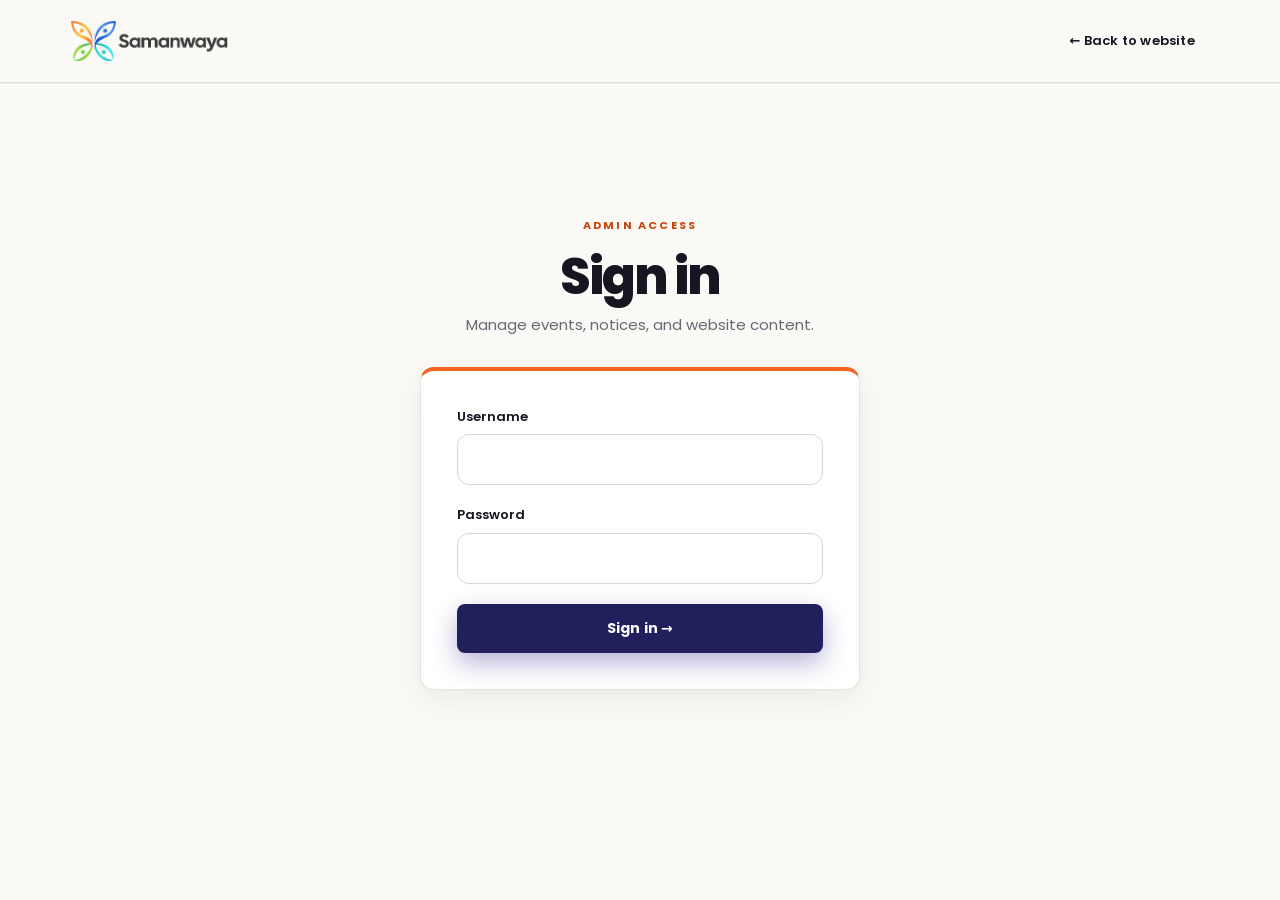
<file: admin.html>
<!DOCTYPE html>
<html lang="en">
<head>
  <meta charset="utf-8">
  <meta name="viewport" content="width=device-width, initial-scale=1">
  <title>Admin — Samanwaya Nepal</title>
  <meta name="robots" content="noindex, nofollow">
  <meta name="theme-color" content="#0d077c">
  <link rel="icon" type="image/png" sizes="32x32" href="/assets/samanwayaicons.png">
  <link rel="preconnect" href="https://fonts.googleapis.com">
  <link rel="preconnect" href="https://fonts.gstatic.com" crossorigin>
  <link href="https://fonts.googleapis.com/css2?family=Poppins:wght@400;600;700;800&display=swap" rel="stylesheet">
  <link rel="stylesheet" href="css/style.css">
</head>
<body>

<header class="site-header">
  <div class="wrap">
    <a href="index.html" class="logo" aria-label="Samanwaya Nepal — home">
      <img src="assets/logo-dark.png" alt="Samanwaya Nepal" width="164" height="42">
    </a>
    <nav class="nav">
      <a href="index.html">← Back to website</a>
    </nav>
  </div>
</header>

<main class="admin-shell">

  <!-- ========== LOGIN ========== -->
  <div id="login-view">
    <div style="max-width:440px;margin:40px auto 0">
      <div style="text-align:center;margin-bottom:30px">
        <span class="eyebrow">Admin access</span>
        <h1 class="h-lg">Sign in</h1>
        <p style="color:var(--muted);font-size:15px;margin-top:8px">Manage events, notices, and website content.</p>
      </div>
      <div class="card" style="padding:36px">
        <div id="login-error" class="form-msg err" style="display:none"></div>
        <form id="login-form">
          <div class="field">
            <label for="login-user">Username</label>
            <input id="login-user" type="text" autocomplete="username" required>
          </div>
          <div class="field">
            <label for="login-pass">Password</label>
            <input id="login-pass" type="password" autocomplete="current-password" required>
          </div>
          <button type="submit" class="btn btn-indigo" style="width:100%;justify-content:center">Sign in →</button>
        </form>
      </div>
    </div>
  </div>

  <!-- ========== DASHBOARD ========== -->
  <div id="dash-view" style="display:none">
    <div style="display:flex;justify-content:space-between;align-items:flex-end;flex-wrap:wrap;gap:18px;margin-bottom:26px">
      <div>
        <span class="eyebrow">Admin dashboard</span>
        <h1 class="h-lg">Manage the website</h1>
        <p style="color:var(--muted);font-size:14.5px;margin-top:6px">Signed in as <strong id="admin-name"></strong></p>
      </div>
      <button id="logout-btn" class="btn btn-ghost">Log out</button>
    </div>

    <div class="admin-stats">
      <div class="card"><b id="stat-events">0</b><span>Published events</span></div>
      <div class="card"><b id="stat-notices">0</b><span>Active notices</span></div>
      <div class="card"><b id="stat-edits">0</b><span>Edited content fields</span></div>
    </div>

    <div class="admin-tabs" role="tablist">
      <button class="active" data-tab="events">Events</button>
      <button data-tab="notices">Notices</button>
      <button data-tab="content">Edit content</button>
      <button data-tab="backup">Backup &amp; restore</button>
    </div>

    <!-- EVENTS -->
    <section class="admin-panel active" id="panel-events">
      <div class="card" style="margin-bottom:34px">
        <h2 id="event-form-title" style="font-size:21px;font-weight:800;margin-bottom:4px">Add a new event</h2>
        <p style="font-size:14px;color:var(--muted);margin-bottom:22px">It appears instantly on the Home and Programs pages.</p>
        <form id="event-form">
          <div class="field">
            <label for="ev-title">Event title</label>
            <input id="ev-title" type="text" placeholder="e.g. National Youth Leadership Summit" required>
          </div>
          <div class="grid g2" style="gap:16px">
            <div class="field">
              <label for="ev-date">Date <span style="font-weight:400;color:#9a9caa">(e.g. "August 12, 2026")</span></label>
              <input id="ev-date" type="text" placeholder="When is it?">
            </div>
            <div class="field">
              <label for="ev-location">Location <span style="font-weight:400;color:#9a9caa">(optional)</span></label>
              <input id="ev-location" type="text" placeholder="Where is it?">
            </div>
          </div>
          <div class="field">
            <label for="ev-desc">About the event</label>
            <textarea id="ev-desc" placeholder="What's happening, who it's for, how to take part…"></textarea>
          </div>
          <div class="field">
            <label for="ev-image">Photo <span style="font-weight:400;color:#9a9caa">(auto-compressed for the web)</span></label>
            <input id="ev-image" type="file" accept="image/*">
            <input id="ev-image-data" type="hidden">
            <img id="ev-preview" alt="Event photo preview" style="display:none;margin-top:12px;max-height:220px;border-radius:12px">
          </div>
          <div style="display:flex;gap:12px">
            <button type="submit" id="ev-submit" class="btn btn-orange">Publish event</button>
            <button type="button" id="ev-cancel" class="btn btn-ghost" style="display:none">Cancel editing</button>
          </div>
        </form>
      </div>
      <h2 style="font-size:19px;font-weight:800;margin-bottom:16px">Published events</h2>
      <div id="events-admin-list"></div>
    </section>

    <!-- NOTICES -->
    <section class="admin-panel" id="panel-notices">
      <div class="card" style="margin-bottom:34px">
        <h2 style="font-size:21px;font-weight:800;margin-bottom:4px">Post a notice</h2>
        <p style="font-size:14px;color:var(--muted);margin-bottom:22px">Short announcements shown at the top of the Home page.</p>
        <form id="notice-form">
          <div class="field">
            <label for="nt-text">Notice text</label>
            <textarea id="nt-text" placeholder="e.g. Applications for the 2026 civic fellowship are now open." required></textarea>
          </div>
          <div class="field">
            <label for="nt-date">Date label <span style="font-weight:400;color:#9a9caa">(optional)</span></label>
            <input id="nt-date" type="text" placeholder="e.g. Jul 2026">
          </div>
          <button type="submit" class="btn btn-orange">Publish notice</button>
        </form>
      </div>
      <h2 style="font-size:19px;font-weight:800;margin-bottom:16px">Active notices</h2>
      <div id="notices-admin-list"></div>
    </section>

    <!-- CONTENT EDITOR -->
    <section class="admin-panel" id="panel-content">
      <div class="card">
        <h2 style="font-size:21px;font-weight:800;margin-bottom:4px">Edit website content</h2>
        <p style="font-size:14px;color:var(--muted);margin-bottom:22px">Changes apply to the public pages in this browser as soon as you save. Use Backup &amp; restore to move edits to another device.</p>
        <div id="content-saved" class="form-msg ok" style="display:none">Saved! Open any page to see your changes.</div>
        <form id="content-form">
          <h3 style="font-size:15px;color:var(--indigo);margin:14px 0 12px">Home page</h3>
          <div class="field"><label for="c-heroTitle">Hero heading</label><textarea id="c-heroTitle" rows="2"></textarea></div>
          <div class="field"><label for="c-heroText">Hero paragraph</label><textarea id="c-heroText"></textarea></div>
          <div class="field"><label for="c-meaningQuote">"Samanwaya" meaning quote</label><textarea id="c-meaningQuote"></textarea></div>
          <div class="grid g2" style="gap:16px">
            <div class="field"><label for="c-stat1n">Stat 1 — number</label><input id="c-stat1n" type="text"></div>
            <div class="field"><label for="c-stat1l">Stat 1 — label</label><input id="c-stat1l" type="text"></div>
            <div class="field"><label for="c-stat2n">Stat 2 — number</label><input id="c-stat2n" type="text"></div>
            <div class="field"><label for="c-stat2l">Stat 2 — label</label><input id="c-stat2l" type="text"></div>
            <div class="field"><label for="c-stat3n">Stat 3 — number</label><input id="c-stat3n" type="text"></div>
            <div class="field"><label for="c-stat3l">Stat 3 — label</label><input id="c-stat3l" type="text"></div>
            <div class="field"><label for="c-stat4n">Stat 4 — number</label><input id="c-stat4n" type="text"></div>
            <div class="field"><label for="c-stat4l">Stat 4 — label</label><input id="c-stat4l" type="text"></div>
          </div>
          <h3 style="font-size:15px;color:var(--indigo);margin:14px 0 12px">Founder</h3>
          <div class="field"><label for="c-founderQuote">Founder quote</label><textarea id="c-founderQuote"></textarea></div>
          <div class="field"><label for="c-founderIntro">Founder intro (home page)</label><textarea id="c-founderIntro"></textarea></div>
          <h3 style="font-size:15px;color:var(--indigo);margin:14px 0 12px">About page</h3>
          <div class="field"><label for="c-visionText">Vision</label><textarea id="c-visionText"></textarea></div>
          <div class="field"><label for="c-missionText">Mission</label><textarea id="c-missionText"></textarea></div>
          <h3 style="font-size:15px;color:var(--indigo);margin:14px 0 12px">Contact details</h3>
          <div class="grid g2" style="gap:16px">
            <div class="field"><label for="c-email">Email</label><input id="c-email" type="email"></div>
            <div class="field"><label for="c-phone">Phone (optional)</label><input id="c-phone" type="text"></div>
          </div>
          <div class="field"><label for="c-address">Office address</label><input id="c-address" type="text"></div>
          <div style="display:flex;gap:12px;flex-wrap:wrap;margin-top:6px">
            <button type="submit" class="btn btn-indigo">Save changes</button>
            <button type="button" id="content-restore" class="btn btn-ghost">Restore default text</button>
          </div>
        </form>
      </div>
    </section>

    <!-- BACKUP -->
    <section class="admin-panel" id="panel-backup">
      <div class="card" style="margin-bottom:20px">
        <h2 style="font-size:21px;font-weight:800;margin-bottom:4px">Backup &amp; restore</h2>
        <p style="font-size:14px;color:var(--muted);margin-bottom:8px">Because the website is hosted on GitHub Pages (a static host), your edits, events, and notices are stored <strong>in this browser only</strong>. To publish them for all visitors or move them to another device:</p>
        <ol style="font-size:14px;color:var(--muted);margin:0 0 20px 20px;line-height:1.8">
          <li>Export the content file below.</li>
          <li>On another device, sign in to this dashboard and import the file — or share it with the site maintainer to commit it to the repository.</li>
        </ol>
        <div style="display:flex;gap:12px;flex-wrap:wrap">
          <button id="export-btn" class="btn btn-indigo">⬇ Export content (JSON)</button>
          <label class="btn btn-ghost" style="cursor:pointer">⬆ Import content<input id="import-file" type="file" accept="application/json,.json" style="display:none"></label>
        </div>
      </div>
      <div class="card" style="border-color:#f3c2c2">
        <h2 style="font-size:18px;font-weight:800;color:#b00020;margin-bottom:6px">Danger zone</h2>
        <p style="font-size:14px;color:var(--muted);margin-bottom:16px">Delete all local edits, events, and notices, and restore the site defaults.</p>
        <button id="reset-btn" class="mini-btn del" style="padding:12px 22px;font-size:14.5px">Reset everything</button>
      </div>
    </section>
  </div>

</main>

<script src="js/content.js"></script>
<script src="js/admin.js"></script>
</body>
</html>
</file>
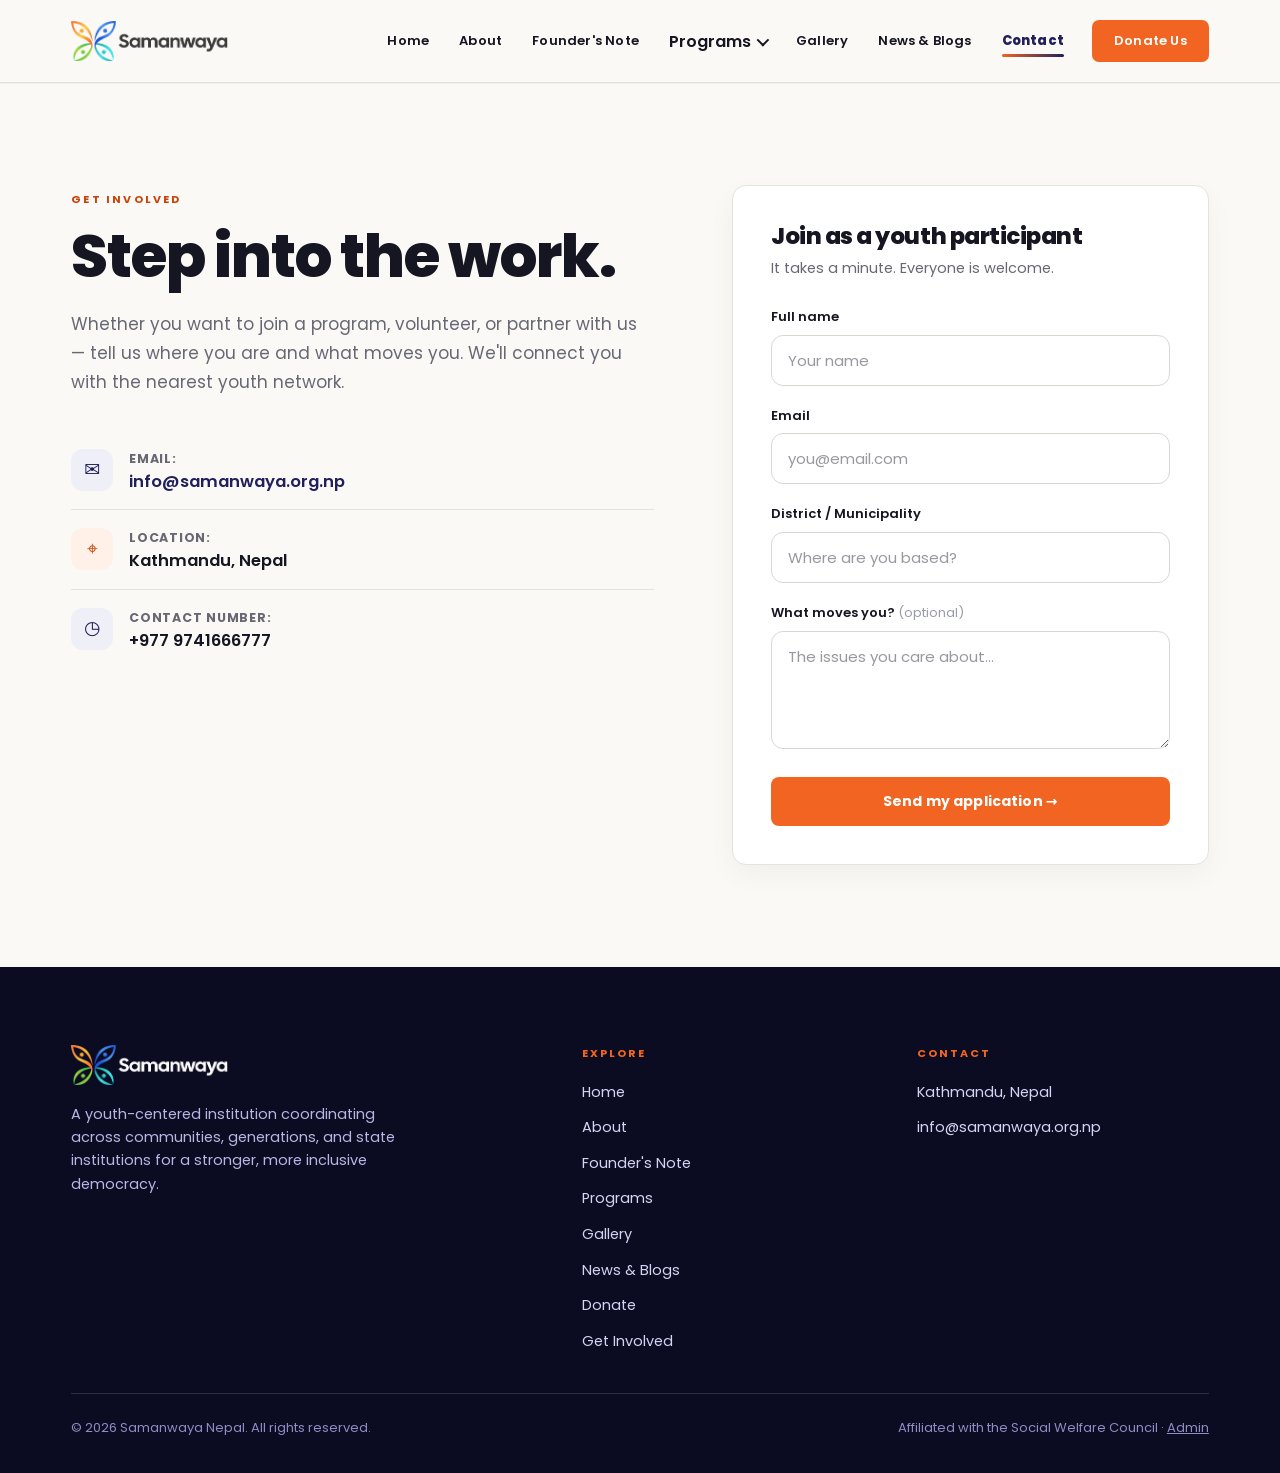
<file: contact.html>
<!DOCTYPE html>
<html lang="en">
<head>
  <meta charset="utf-8">
  <meta name="viewport" content="width=device-width, initial-scale=1">
  <title>Contact &amp; Get Involved — Samanwaya Nepal</title>
  <meta name="description" content="Join Samanwaya Nepal as a youth participant, volunteer, or partner. Reach us at info@samanwaya.org.np or visit our office in Kathmandu, Nepal.">
  <meta name="keywords" content="contact Samanwaya Nepal, join youth organization Nepal, volunteer Nepal, youth participation Kathmandu">
  <meta name="robots" content="index, follow">
  <meta name="theme-color" content="#0d077c">
  <link rel="canonical" href="https://samanwaya.org.np/contact.html">
  <meta property="og:type" content="website">
  <meta property="og:site_name" content="Samanwaya Nepal">
  <meta property="og:title" content="Contact &amp; Get Involved — Samanwaya Nepal">
  <meta property="og:description" content="Whether you want to join a program, volunteer, or partner with us — tell us where you are and what moves you.">
  <meta property="og:url" content="https://samanwaya.org.np/contact.html">
  <meta property="og:image" content="https://samanwaya.org.np/assets/og-image.jpg">
  <meta name="twitter:card" content="summary_large_image">
  <link rel="icon" type="image/png" sizes="32x32" href="/assets/samanwayaicons.png">
  <link rel="apple-touch-icon" href="assets/apple-touch-icon.png">
  <link rel="preconnect" href="https://fonts.googleapis.com">
  <link rel="preconnect" href="https://fonts.gstatic.com" crossorigin>
  <link href="https://fonts.googleapis.com/css2?family=Poppins:wght@400;600;700;800&display=swap" rel="stylesheet">
  <link rel="stylesheet" href="css/style.css">
  <script type="application/ld+json">
  {
    "@context": "https://schema.org",
    "@type": "ContactPage",
    "name": "Contact Samanwaya Nepal",
    "url": "https://samanwaya.org.np/contact.html",
    "mainEntity": {
      "@type": "NGO",
      "name": "Samanwaya Nepal",
      "email": "info@samanwaya.org.np",
      "address": {
        "@type": "PostalAddress",
        "addressLocality": "Kathmandu",
        "addressCountry": "NP"
      }
    }
  }
  </script>
</head>
<body>

<div id="loader" aria-hidden="true">
  <img src="assets/logo-mark.png" alt="" width="72" height="72">
  <div class="bar"><i></i></div>
</div>

<header class="site-header">
  <div class="wrap">
    <a href="index.html" class="logo" aria-label="Samanwaya Nepal — home">
      <img src="assets/logo-dark.png" alt="Samanwaya Nepal" width="164" height="42">
    </a>
    <nav class="nav" aria-label="Main navigation">
      <a href="index.html">Home</a>
      <a href="about.html">About</a>
      <a href="founder.html">Founder's Note</a>
      <div class="nav-dropdown">
      <button type="button" class="dropbtn" aria-haspopup="true" aria-expanded="false">Programs <span class="arrow" aria-hidden="true"></span></button>
      <div class="dropdown-menu">
      <a href="programs.html">Programs</a>
      <a href="programs.html#youth-fest">Youth Fest 2026</a>
      <a href="programs.html#events">Events</a>
      </div>
      </div>

      <a href="gallery.html">Gallery</a>
      <a href="news.html">News &amp; Blogs</a>
      <a href="contact.html" class="active" aria-current="page">Contact</a>
      <a href="donate.html" class="btn btn-orange">Donate Us</a>
    </nav>
    <button id="nav-toggle" aria-label="Toggle menu" aria-expanded="false"><span></span><span></span><span></span></button>
  </div>
</header>

<main>

  <section class="section">
    <div class="wrap split rev" style="align-items:start">
      <div class="reveal in">
        <span class="eyebrow">Get involved</span>
        <h1 class="h-xl" style="margin-bottom:20px">Step into the work.</h1>
        <p class="lead" style="margin-bottom:38px">Whether you want to join a program, volunteer, or partner with us — tell us where you are and what moves you. We'll connect you with the nearest youth network.</p>

        <div class="contact-item">
          <span class="ico tint-i">✉</span>
          <div><small>Email:</small><b><a href="mailto:info@samanwaya.org.np" data-edit-mail>info@samanwaya.org.np</a></b></div>
        </div>
        <div class="contact-item">
          <span class="ico tint-o">⌖</span>
          <div><small>Location:</small><b data-edit="address">Kathmandu, Nepal</b></div>
        </div>
        <div class="contact-item">
          <span class="ico tint-i">◷</span>
          <div><small>Contact Number:</small><b>+977 9741666777</b></div>
        </div>
      </div>

      <div class="card reveal in" style="padding:38px">
        <h2 style="font-size:23px;font-weight:800;margin-bottom:6px">Join as a youth participant</h2>
        <p style="font-size:14.5px;color:var(--muted);margin-bottom:26px">It takes a minute. Everyone is welcome.</p>
        <div id="form-status" class="form-msg" style="display:none"></div>
        <form id="join-form" action="https://formsubmit.co/np.samanwaya@gmail.com" method="POST" data-submitting-text="Sending…">
          <input type="hidden" name="_subject" value="Website — new youth participant application">
          <input type="hidden" name="_template" value="table">
          <input type="hidden" name="_captcha" value="false">
          <input type="hidden" name="_next" value="https://samanwaya.org.np/contact.html?sent=1">
          <div class="field">
            <label for="f-name">Full name</label>
            <input id="f-name" name="name" type="text" placeholder="Your name" required autocomplete="name">
          </div>
          <div class="field">
            <label for="f-email">Email</label>
            <input id="f-email" name="email" type="email" placeholder="you@email.com" required autocomplete="email">
          </div>
          <div class="field">
            <label for="f-district">District / Municipality</label>
            <input id="f-district" name="district" type="text" placeholder="Where are you based?">
          </div>
          <div class="field">
            <label for="f-message">What moves you? <span style="font-weight:400;color:#9a9caa">(optional)</span></label>
            <textarea id="f-message" name="message" placeholder="The issues you care about…"></textarea>
          </div>
          <button type="submit" class="btn btn-orange" style="width:100%;justify-content:center">Send my application →</button>
        </form>
      </div>
    </div>
  </section>

</main>

<footer class="site-footer">
  <div class="wrap">
    <div class="cols">
      <div>
        <img src="assets/logo-light.png" alt="Samanwaya Nepal" width="157" height="40">
        <p>A youth-centered institution coordinating across communities, generations, and state institutions for a stronger, more inclusive democracy.</p>
      </div>
      <div>
        <h4>EXPLORE</h4>
        <ul>
          <li><a href="index.html">Home</a></li>
          <li><a href="about.html">About</a></li>
          <li><a href="founder.html">Founder's Note</a></li>
          <li><a href="programs.html">Programs</a></li>
          <li><a href="gallery.html">Gallery</a></li>
          <li><a href="news.html">News &amp; Blogs</a></li>
          <li><a href="donate.html">Donate</a></li>
          <li><a href="contact.html">Get Involved</a></li>
        </ul>
      </div>
      <div>
        <h4>CONTACT</h4>
        <ul>
          <li><span data-edit="address" style="font-size:14.5px;color:#d6d4f2">Kathmandu, Nepal</span></li>
          <li><a href="mailto:info@samanwaya.org.np" data-edit-mail>info@samanwaya.org.np</a></li>
        </ul>
      </div>
    </div>
    <div class="base">
      <span>© 2026 Samanwaya Nepal. All rights reserved.</span>
      <span>Affiliated with the Social Welfare Council · <a href="admin.html" rel="nofollow">Admin</a></span>
    </div>
  </div>
</footer>

<script src="js/content.js" defer></script>
<script src="js/main.js" defer></script>
</body>
</html>
</file>
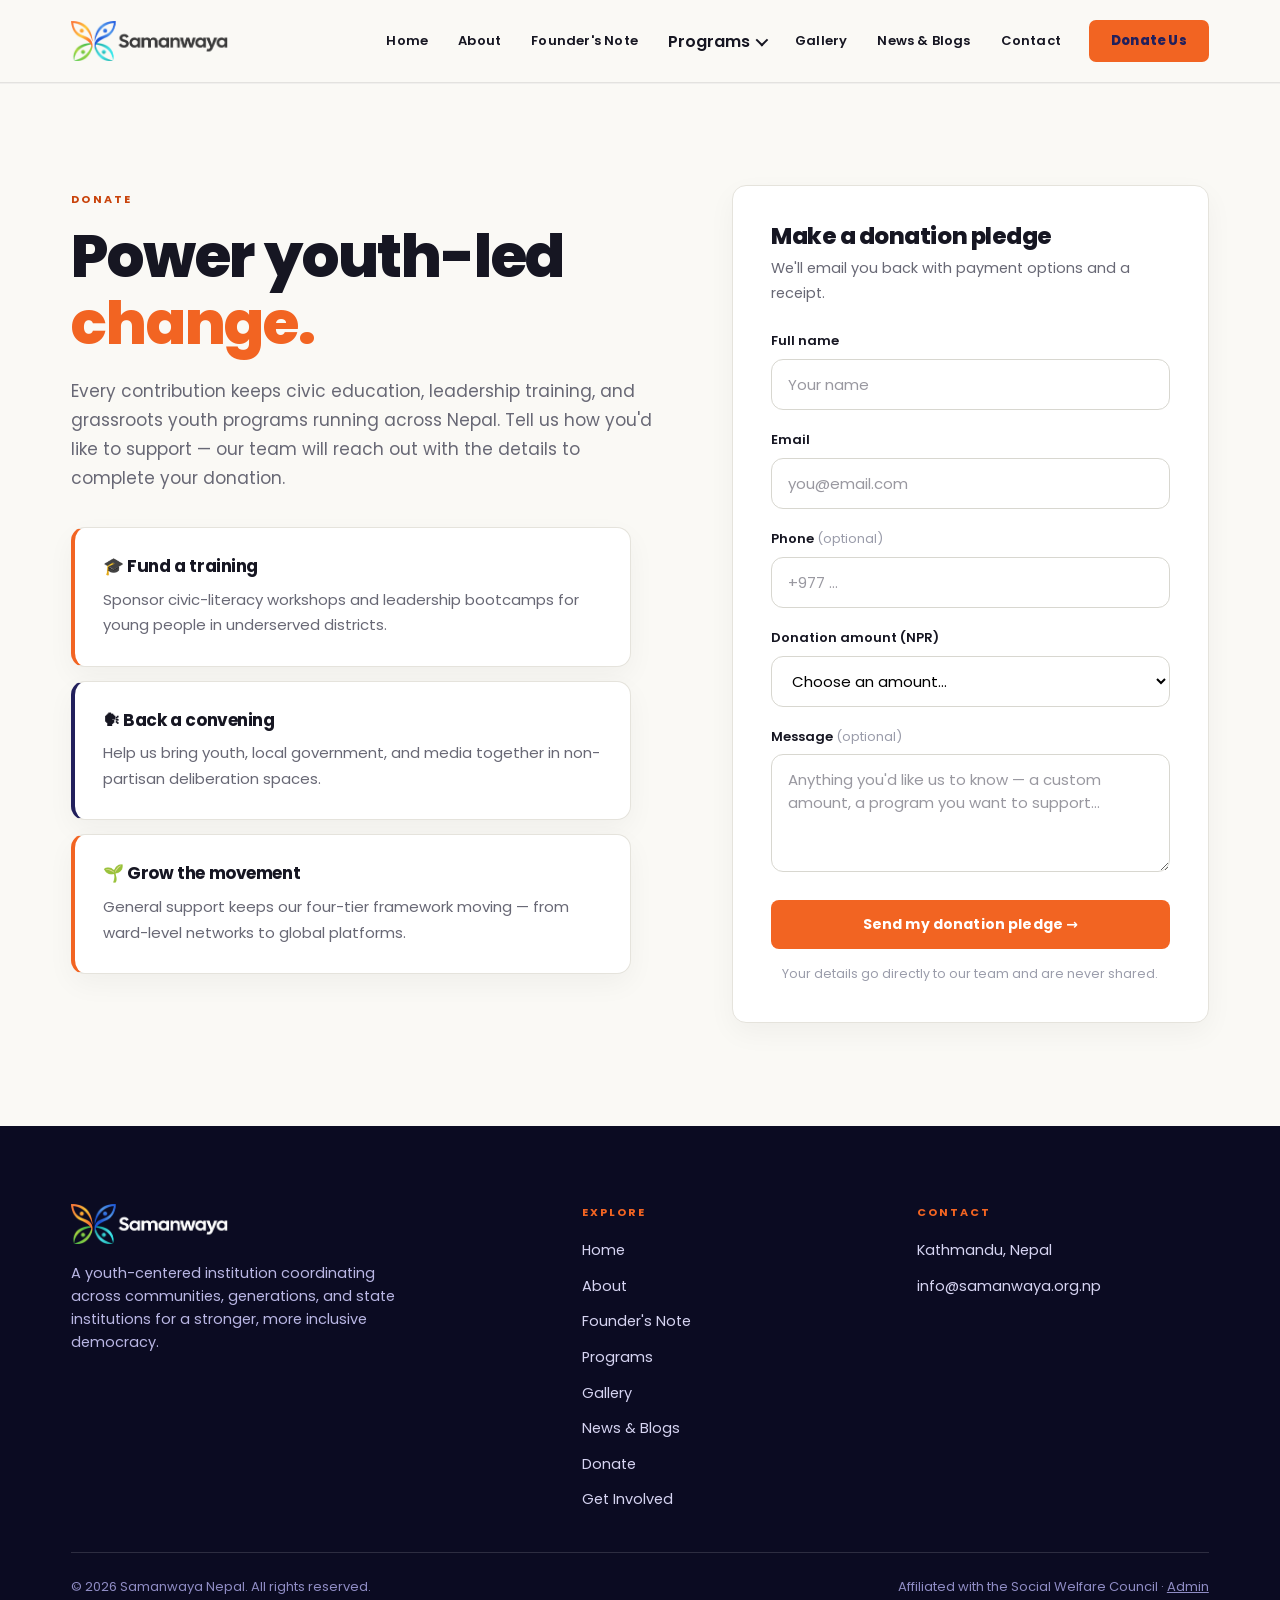
<file: donate.html>
<!DOCTYPE html>
<html lang="en">
<head>
  <meta charset="utf-8">
  <meta name="viewport" content="width=device-width, initial-scale=1">
  <title>Donate — Support Samanwaya Nepal</title>
  <meta name="description" content="Support youth-led democracy in Nepal. Your donation to Samanwaya Nepal funds civic education, leadership training, and grassroots youth programs across the country.">
  <meta name="keywords" content="donate Samanwaya Nepal, support youth Nepal, donate NGO Nepal, youth empowerment donation Nepal">
  <meta name="robots" content="index, follow">
  <meta name="theme-color" content="#0d077c">
  <link rel="canonical" href="https://samanwaya.org.np/donate.html">
  <meta property="og:type" content="website">
  <meta property="og:site_name" content="Samanwaya Nepal">
  <meta property="og:title" content="Donate — Support Samanwaya Nepal">
  <meta property="og:description" content="Your donation funds civic education, leadership training, and grassroots youth programs across Nepal.">
  <meta property="og:url" content="https://samanwaya.org.np/donate.html">
  <meta property="og:image" content="https://samanwaya.org.np/assets/og-image.jpg">
  <meta name="twitter:card" content="summary_large_image">
  <link rel="icon" type="image/png" sizes="32x32" href="/assets/samanwayaicons.png">
  <link rel="apple-touch-icon" href="assets/apple-touch-icon.png">
  <link rel="preconnect" href="https://fonts.googleapis.com">
  <link rel="preconnect" href="https://fonts.gstatic.com" crossorigin>
  <link href="https://fonts.googleapis.com/css2?family=Poppins:wght@400;600;700;800&display=swap" rel="stylesheet">
  <link rel="stylesheet" href="css/style.css">
  <script type="application/ld+json">
  {
    "@context": "https://schema.org",
    "@type": "DonateAction",
    "name": "Donate to Samanwaya Nepal",
    "recipient": { "@type": "NGO", "name": "Samanwaya Nepal", "url": "https://samanwaya.org.np/" }
  }
  </script>
</head>
<body>

<div id="loader" aria-hidden="true">
  <img src="assets/logo-mark.png" alt="" width="72" height="72">
  <div class="bar"><i></i></div>
</div>

<header class="site-header">
  <div class="wrap">
    <a href="index.html" class="logo" aria-label="Samanwaya Nepal — home">
      <img src="assets/logo-dark.png" alt="Samanwaya Nepal" width="164" height="42">
    </a>
    <nav class="nav" aria-label="Main navigation">
      <a href="index.html">Home</a>
      <a href="about.html">About</a>
      <a href="founder.html">Founder's Note</a>
      <div class="nav-dropdown">
      <button type="button" class="dropbtn" aria-haspopup="true" aria-expanded="false">Programs <span class="arrow" aria-hidden="true"></span></button>
      <div class="dropdown-menu">
      <a href="programs.html">Programs</a>
      <a href="programs.html#youth-fest">Youth Fest 2026</a>
      <a href="programs.html#events">Events</a>
      </div>
      </div>

      <a href="gallery.html">Gallery</a>
      <a href="news.html">News &amp; Blogs</a>
      <a href="contact.html">Contact</a>
      <a href="donate.html" class="btn btn-orange active" aria-current="page">Donate Us</a>
    </nav>
    <button id="nav-toggle" aria-label="Toggle menu" aria-expanded="false"><span></span><span></span><span></span></button>
  </div>
</header>

<main>

  <section class="section">
    <div class="wrap split rev" style="align-items:start">
      <div class="reveal in">
        <span class="eyebrow">Donate</span>
        <h1 class="h-xl" style="margin-bottom:20px">Power youth-led <span style="color:var(--orange)">change.</span></h1>
        <p class="lead" style="margin-bottom:34px">Every contribution keeps civic education, leadership training, and grassroots youth programs running across Nepal. Tell us how you'd like to support — our team will reach out with the details to complete your donation.</p>

        <div class="grid" style="gap:14px;max-width:560px">
          <div class="card left-o"><h3 style="font-size:17px">🎓 Fund a training</h3><p>Sponsor civic-literacy workshops and leadership bootcamps for young people in underserved districts.</p></div>
          <div class="card left-i"><h3 style="font-size:17px">🗣 Back a convening</h3><p>Help us bring youth, local government, and media together in non-partisan deliberation spaces.</p></div>
          <div class="card left-o"><h3 style="font-size:17px">🌱 Grow the movement</h3><p>General support keeps our four-tier framework moving — from ward-level networks to global platforms.</p></div>
        </div>
      </div>

      <div class="card reveal in" style="padding:38px">
        <h2 style="font-size:23px;font-weight:800;margin-bottom:6px">Make a donation pledge</h2>
        <p style="font-size:14.5px;color:var(--muted);margin-bottom:26px">We'll email you back with payment options and a receipt.</p>
        <div id="form-status" class="form-msg" style="display:none"></div>
        <form action="https://formsubmit.co/np.samanwaya@gmail.com" method="POST" data-submitting-text="Sending…">
          <input type="hidden" name="_subject" value="Website — new DONATION pledge">
          <input type="hidden" name="_template" value="table">
          <input type="hidden" name="_captcha" value="false">
          <input type="hidden" name="_next" value="https://samanwaya.org.np/donate.html?sent=1">
          <div class="field">
            <label for="d-name">Full name</label>
            <input id="d-name" name="name" type="text" placeholder="Your name" required autocomplete="name">
          </div>
          <div class="field">
            <label for="d-email">Email</label>
            <input id="d-email" name="email" type="email" placeholder="you@email.com" required autocomplete="email">
          </div>
          <div class="field">
            <label for="d-phone">Phone <span style="font-weight:400;color:#9a9caa">(optional)</span></label>
            <input id="d-phone" name="phone" type="tel" placeholder="+977 …" autocomplete="tel">
          </div>
          <div class="field">
            <label for="d-amount">Donation amount (NPR)</label>
            <select id="d-amount" name="amount" required>
              <option value="">Choose an amount…</option>
              <option>NPR 500</option>
              <option>NPR 1,000</option>
              <option>NPR 2,500</option>
              <option>NPR 5,000</option>
              <option>NPR 10,000</option>
              <option>Other (tell us below)</option>
            </select>
          </div>
          <div class="field">
            <label for="d-message">Message <span style="font-weight:400;color:#9a9caa">(optional)</span></label>
            <textarea id="d-message" name="message" placeholder="Anything you'd like us to know — a custom amount, a program you want to support…"></textarea>
          </div>
          <button type="submit" class="btn btn-orange" style="width:100%;justify-content:center">Send my donation pledge →</button>
          <p style="font-size:12.5px;color:#9a9caa;margin-top:14px;text-align:center">Your details go directly to our team and are never shared.</p>
        </form>
      </div>
    </div>
  </section>

</main>

<footer class="site-footer">
  <div class="wrap">
    <div class="cols">
      <div>
        <img src="assets/logo-light.png" alt="Samanwaya Nepal" width="157" height="40">
        <p>A youth-centered institution coordinating across communities, generations, and state institutions for a stronger, more inclusive democracy.</p>
      </div>
      <div>
        <h4>EXPLORE</h4>
        <ul>
          <li><a href="index.html">Home</a></li>
          <li><a href="about.html">About</a></li>
          <li><a href="founder.html">Founder's Note</a></li>
          <li><a href="programs.html">Programs</a></li>
          <li><a href="gallery.html">Gallery</a></li>
          <li><a href="news.html">News &amp; Blogs</a></li>
          <li><a href="donate.html">Donate</a></li>
          <li><a href="contact.html">Get Involved</a></li>
        </ul>
      </div>
      <div>
        <h4>CONTACT</h4>
        <ul>
          <li><span data-edit="address" style="font-size:14.5px;color:#d6d4f2">Kathmandu, Nepal</span></li>
          <li><a href="mailto:info@samanwaya.org.np" data-edit-mail>info@samanwaya.org.np</a></li>
        </ul>
      </div>
    </div>
    <div class="base">
      <span>© 2026 Samanwaya Nepal. All rights reserved.</span>
      <span>Affiliated with the Social Welfare Council · <a href="admin.html" rel="nofollow">Admin</a></span>
    </div>
  </div>
</footer>

<script src="js/content.js" defer></script>
<script src="js/main.js" defer></script>
</body>
</html>
</file>
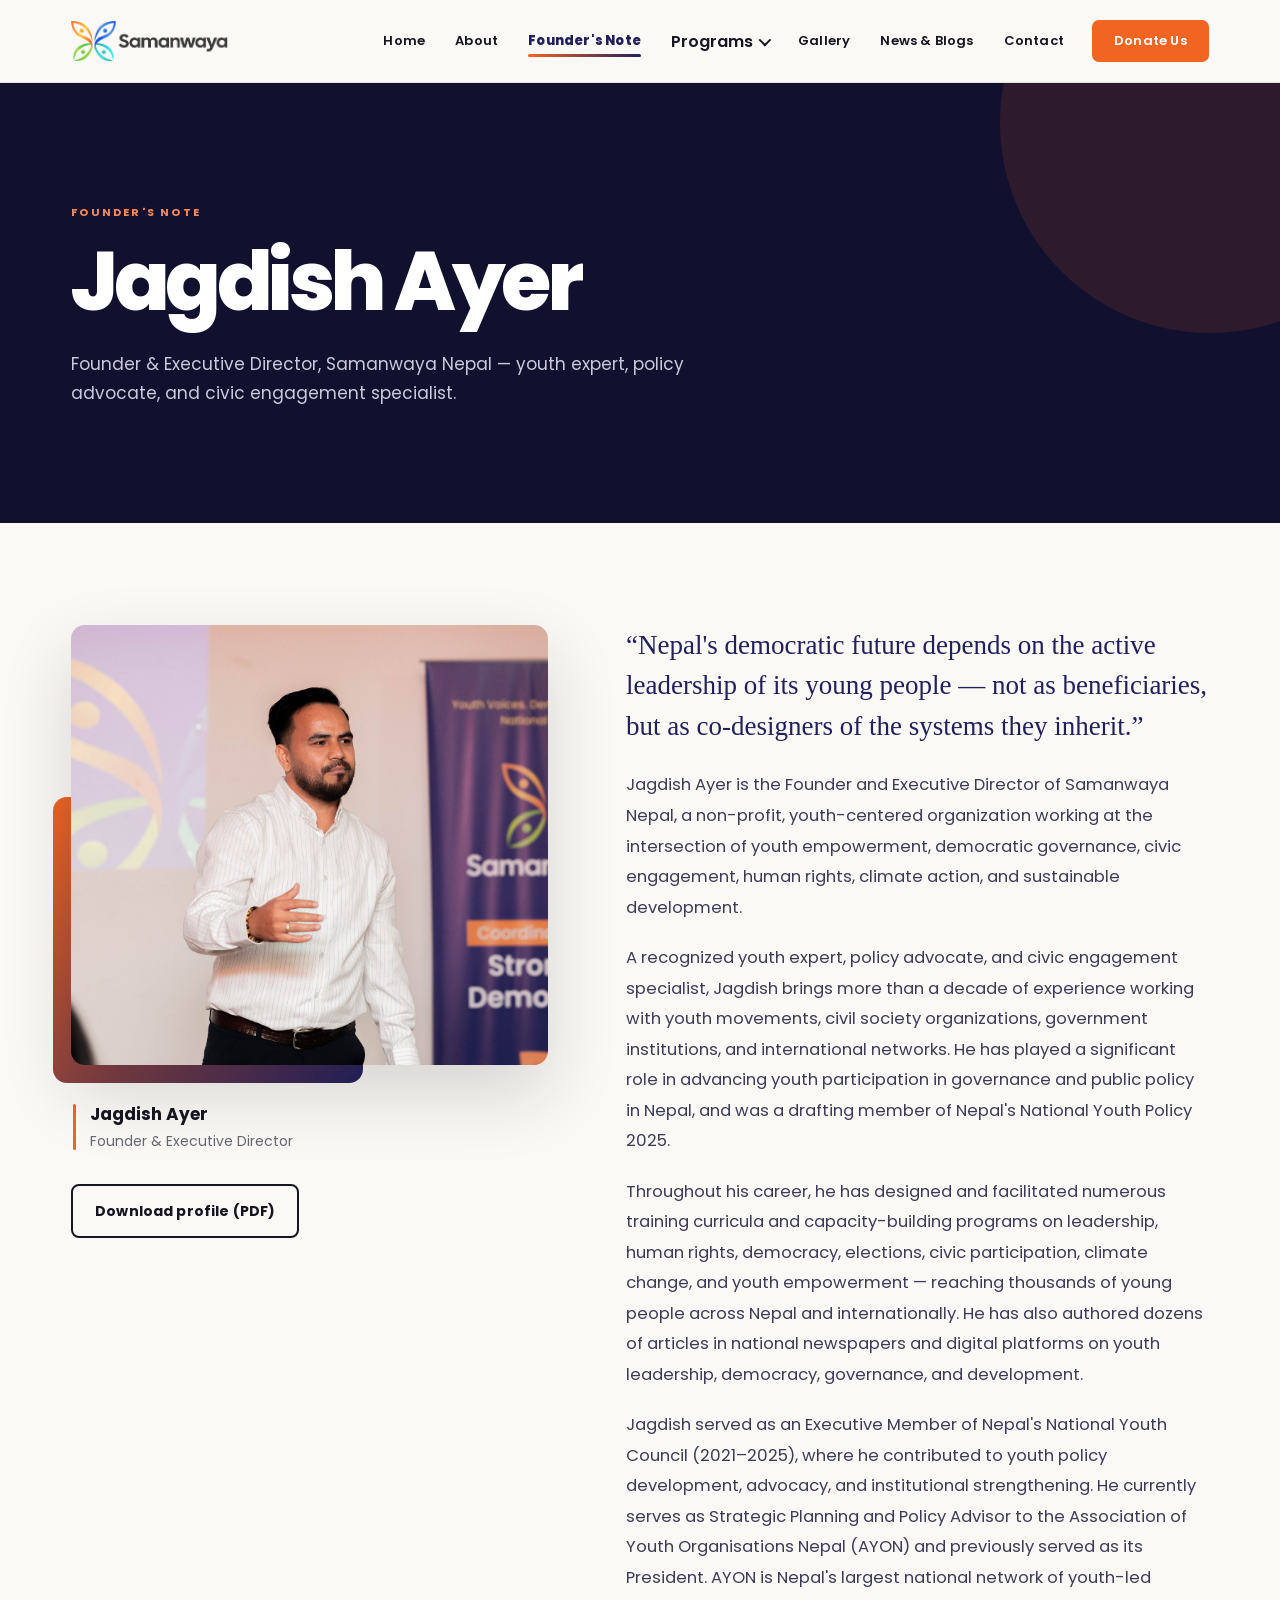
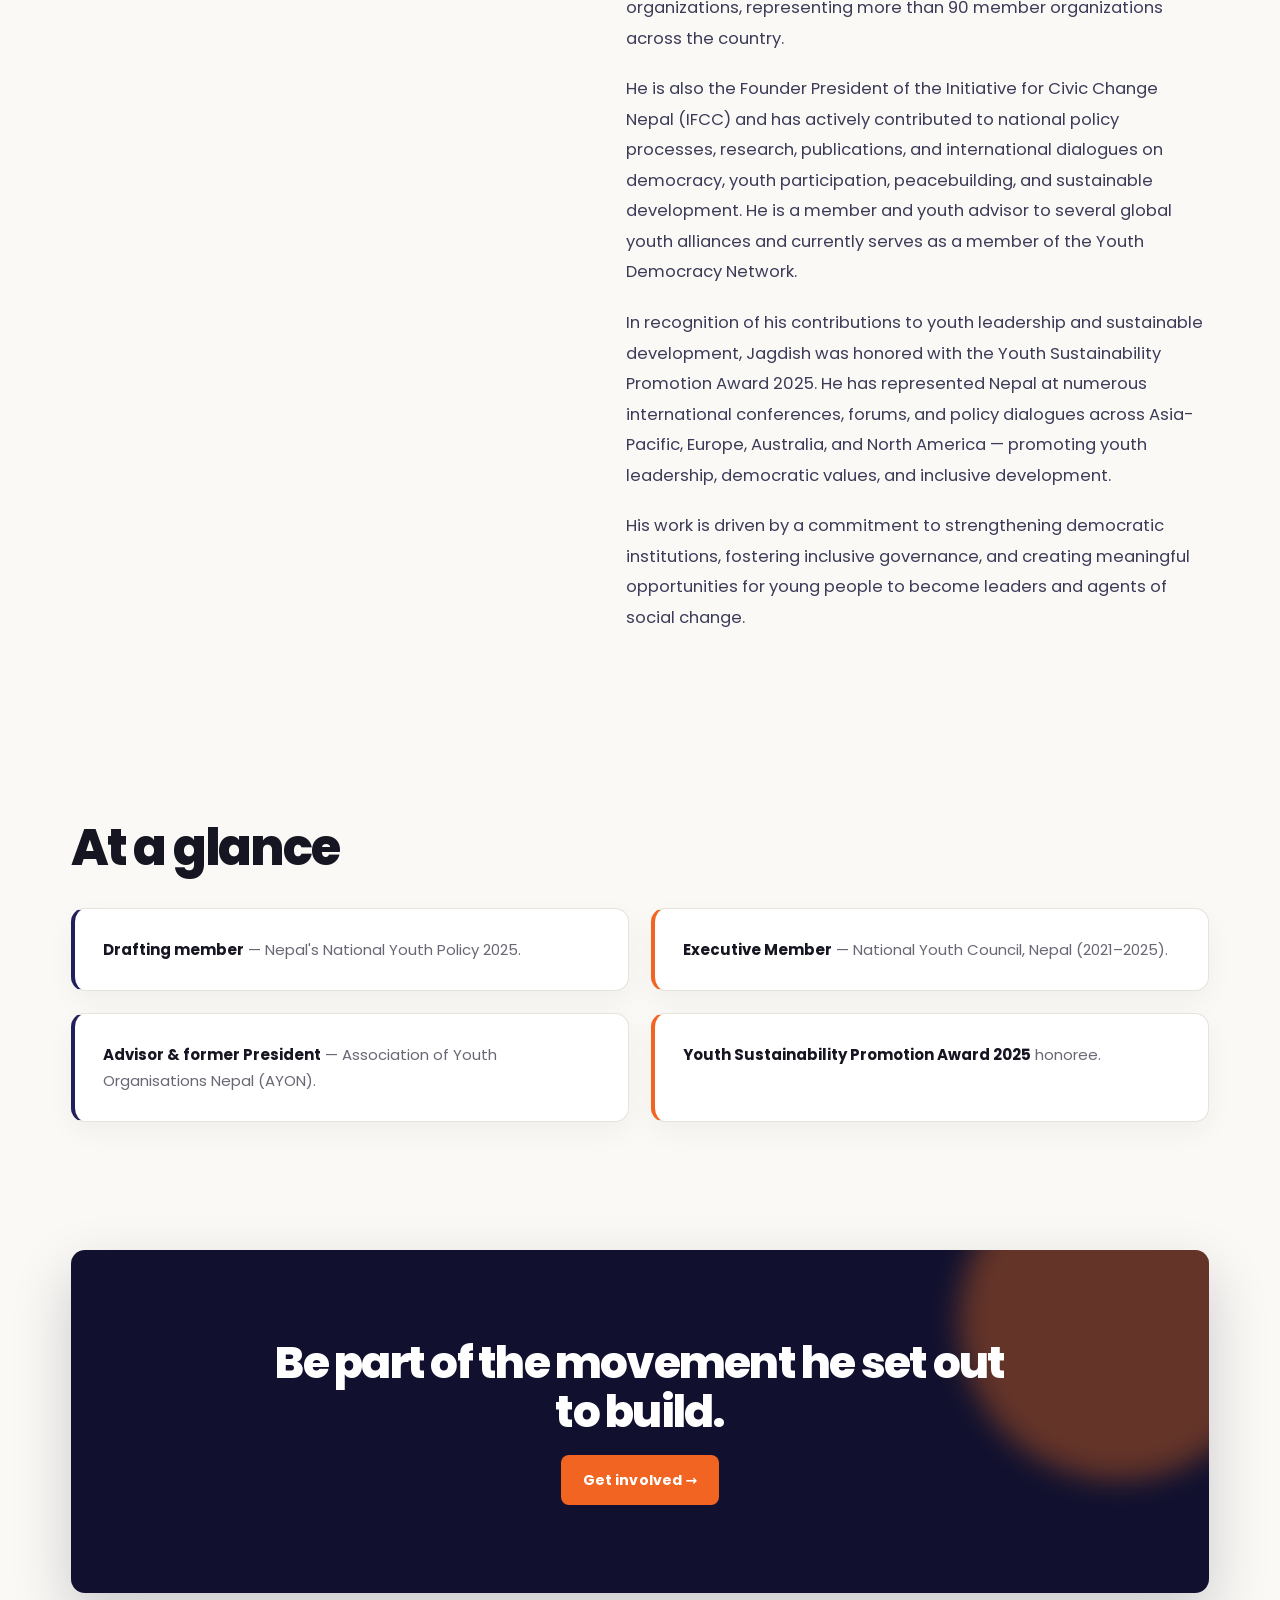
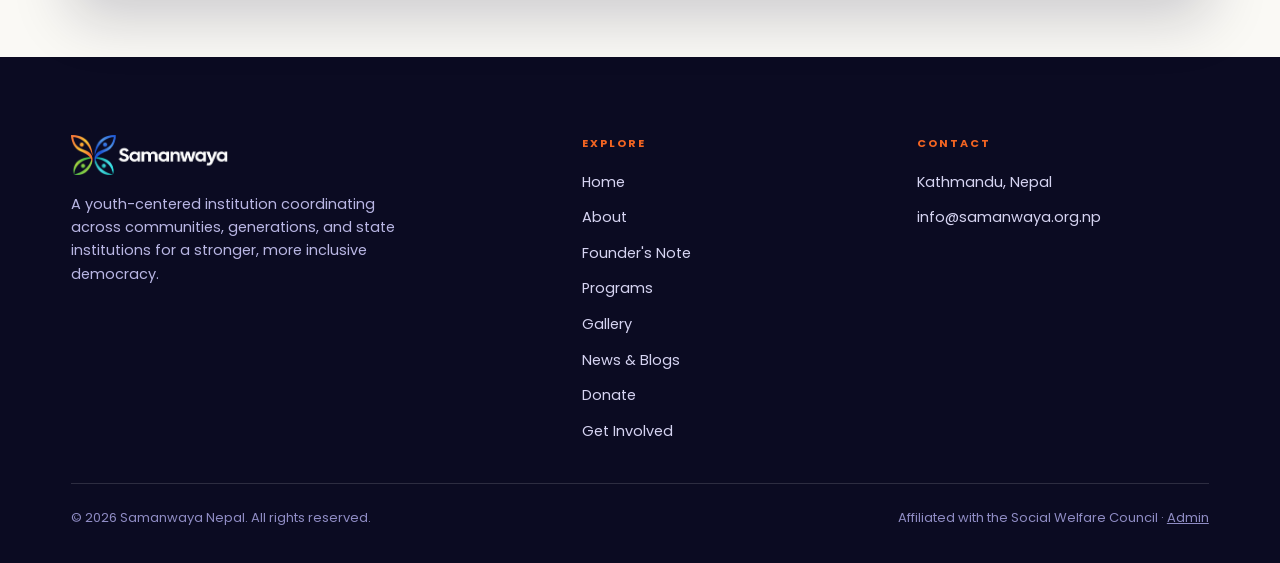
<file: founder.html>
<!DOCTYPE html>
<html lang="en">
<head>
  <meta charset="utf-8">
  <meta name="viewport" content="width=device-width, initial-scale=1">
  <title>Founder's Note — Jagdish Ayer | Samanwaya Nepal</title>
  <meta name="description" content="Jagdish Ayer, Founder and Executive Director of Samanwaya Nepal — youth expert, policy advocate, drafting member of Nepal's National Youth Policy 2025, and Youth Sustainability Promotion Award 2025 honoree.">
  <meta name="keywords" content="Jagdish Ayer, Samanwaya Nepal founder, youth expert Nepal, National Youth Policy 2025, AYON, youth leadership Nepal">
  <meta name="robots" content="index, follow">
  <meta name="theme-color" content="#0d077c">
  <link rel="canonical" href="https://samanwaya.org.np/founder.html">
  <meta property="og:type" content="profile">
  <meta property="og:site_name" content="Samanwaya Nepal">
  <meta property="og:title" content="Founder's Note — Jagdish Ayer | Samanwaya Nepal">
  <meta property="og:description" content="The story and vision behind Samanwaya Nepal, in the founder's own words.">
  <meta property="og:url" content="https://samanwaya.org.np/founder.html">
  <meta property="og:image" content="https://samanwaya.org.np/assets/photo-2-web.jpg">
  <meta name="twitter:card" content="summary_large_image">
  <link rel="icon" type="image/png" sizes="32x32" href="/assets/samanwayaicons.png">
  <link rel="apple-touch-icon" href="assets/apple-touch-icon.png">
  <link rel="preconnect" href="https://fonts.googleapis.com">
  <link rel="preconnect" href="https://fonts.gstatic.com" crossorigin>
  <link href="https://fonts.googleapis.com/css2?family=Poppins:wght@400;600;700;800&display=swap" rel="stylesheet">
  <link rel="stylesheet" href="css/style.css">
  <script type="application/ld+json">
  {
    "@context": "https://schema.org",
    "@type": "Person",
    "name": "Jagdish Ayer",
    "jobTitle": "Founder & Executive Director",
    "worksFor": { "@type": "NGO", "name": "Samanwaya Nepal", "url": "https://samanwaya.org.np/" },
    "url": "https://samanwaya.org.np/founder.html",
    "image": "https://samanwaya.org.np/assets/photo-2-web.jpg",
    "nationality": "Nepalese",
    "award": "Youth Sustainability Promotion Award 2025",
    "description": "Youth expert, policy advocate, and civic engagement specialist; drafting member of Nepal's National Youth Policy 2025 and former President of the Association of Youth Organisations Nepal (AYON)."
  }
  </script>
</head>
<body>

<div id="loader" aria-hidden="true">
  <img src="assets/logo-mark.png" alt="" width="72" height="72">
  <div class="bar"><i></i></div>
</div>

<header class="site-header">
  <div class="wrap">
    <a href="index.html" class="logo" aria-label="Samanwaya Nepal — home">
      <img src="assets/logo-dark.png" alt="Samanwaya Nepal" width="164" height="42">
    </a>
    <nav class="nav" aria-label="Main navigation">
      <a href="index.html">Home</a>
      <a href="about.html">About</a>
      <a href="founder.html" class="active" aria-current="page">Founder's Note</a>
      <div class="nav-dropdown">
      <button type="button" class="dropbtn" aria-haspopup="true" aria-expanded="false">Programs <span class="arrow" aria-hidden="true"></span></button>
      <div class="dropdown-menu">
      <a href="programs.html">Programs</a>
      <a href="programs.html#youth-fest">Youth Fest 2026</a>
      <a href="programs.html#events">Events</a>
      </div>
      </div>

      <a href="gallery.html">Gallery</a>
      <a href="news.html">News &amp; Blogs</a>
      <a href="contact.html">Contact</a>
      <a href="donate.html" class="btn btn-orange">Donate Us</a>
    </nav>
    <button id="nav-toggle" aria-label="Toggle menu" aria-expanded="false"><span></span><span></span><span></span></button>
  </div>
</header>

<main>

  <section class="page-hero">
    <div class="wrap reveal in">
      <span class="eyebrow">Founder's Note</span>
      <h1 class="h-xl">Jagdish Ayer</h1>
      <p class="lead">Founder &amp; Executive Director, Samanwaya Nepal — youth expert, policy advocate, and civic engagement specialist.</p>
    </div>
  </section>

  <section class="section">
    <div class="wrap split" style="align-items:start">
      <div class="reveal">
        <div class="frame">
          <img src="assets/photo-2.jpg" alt="Jagdish Ayer, Founder and Executive Director of Samanwaya Nepal" width="1400" height="933">
        </div>
        <div class="byline" style="margin-top:36px"><i></i><div><b>Jagdish Ayer</b><span>Founder &amp; Executive Director</span></div></div>
        <a href="assets/founder.pdf" class="btn btn-ghost" style="margin-top:8px" download>Download profile (PDF)</a>
      </div>
      <div class="prose reveal">
        <blockquote class="pull" data-edit="founderQuote">“Nepal's democratic future depends on the active leadership of its young people — not as beneficiaries, but as co-designers of the systems they inherit.”</blockquote>
        <p>Jagdish Ayer is the Founder and Executive Director of Samanwaya Nepal, a non-profit, youth-centered organization working at the intersection of youth empowerment, democratic governance, civic engagement, human rights, climate action, and sustainable development.</p>
        <p>A recognized youth expert, policy advocate, and civic engagement specialist, Jagdish brings more than a decade of experience working with youth movements, civil society organizations, government institutions, and international networks. He has played a significant role in advancing youth participation in governance and public policy in Nepal, and was a drafting member of Nepal's National Youth Policy 2025.</p>
        <p>Throughout his career, he has designed and facilitated numerous training curricula and capacity-building programs on leadership, human rights, democracy, elections, civic participation, climate change, and youth empowerment — reaching thousands of young people across Nepal and internationally. He has also authored dozens of articles in national newspapers and digital platforms on youth leadership, democracy, governance, and development.</p>
        <p>Jagdish served as an Executive Member of Nepal's National Youth Council (2021–2025), where he contributed to youth policy development, advocacy, and institutional strengthening. He currently serves as Strategic Planning and Policy Advisor to the Association of Youth Organisations Nepal (AYON) and previously served as its President. AYON is Nepal's largest national network of youth-led organizations, representing more than 90 member organizations across the country.</p>
        <p>He is also the Founder President of the Initiative for Civic Change Nepal (IFCC) and has actively contributed to national policy processes, research, publications, and international dialogues on democracy, youth participation, peacebuilding, and sustainable development. He is a member and youth advisor to several global youth alliances and currently serves as a member of the Youth Democracy Network.</p>
        <p>In recognition of his contributions to youth leadership and sustainable development, Jagdish was honored with the Youth Sustainability Promotion Award 2025. He has represented Nepal at numerous international conferences, forums, and policy dialogues across Asia-Pacific, Europe, Australia, and North America — promoting youth leadership, democratic values, and inclusive development.</p>
        <p>His work is driven by a commitment to strengthening democratic institutions, fostering inclusive governance, and creating meaningful opportunities for young people to become leaders and agents of social change.</p>
      </div>
    </div>
  </section>

  <section class="section tight">
    <div class="wrap">
      <h2 class="h-lg reveal" style="margin-bottom:32px">At a glance</h2>
      <div class="grid g2">
        <div class="card left-i reveal"><p style="font-size:15px"><strong style="color:var(--ink)">Drafting member</strong> — Nepal's National Youth Policy 2025.</p></div>
        <div class="card left-o reveal"><p style="font-size:15px"><strong style="color:var(--ink)">Executive Member</strong> — National Youth Council, Nepal (2021–2025).</p></div>
        <div class="card left-i reveal"><p style="font-size:15px"><strong style="color:var(--ink)">Advisor &amp; former President</strong> — Association of Youth Organisations Nepal (AYON).</p></div>
        <div class="card left-o reveal"><p style="font-size:15px"><strong style="color:var(--ink)">Youth Sustainability Promotion Award 2025</strong> honoree.</p></div>
      </div>
    </div>
  </section>

  <section class="section tight">
    <div class="wrap">
      <div class="cta reveal">
        <h2>Be part of the movement he set out to build.</h2>
        <a href="contact.html" class="btn btn-orange">Get involved →</a>
      </div>
    </div>
  </section>

</main>

<footer class="site-footer">
  <div class="wrap">
    <div class="cols">
      <div>
        <img src="assets/logo-light.png" alt="Samanwaya Nepal" width="157" height="40">
        <p>A youth-centered institution coordinating across communities, generations, and state institutions for a stronger, more inclusive democracy.</p>
      </div>
      <div>
        <h4>EXPLORE</h4>
        <ul>
          <li><a href="index.html">Home</a></li>
          <li><a href="about.html">About</a></li>
          <li><a href="founder.html">Founder's Note</a></li>
          <li><a href="programs.html">Programs</a></li>
          <li><a href="gallery.html">Gallery</a></li>
          <li><a href="news.html">News &amp; Blogs</a></li>
          <li><a href="donate.html">Donate</a></li>
          <li><a href="contact.html">Get Involved</a></li>
        </ul>
      </div>
      <div>
        <h4>CONTACT</h4>
        <ul>
          <li><span data-edit="address" style="font-size:14.5px;color:#d6d4f2">Kathmandu, Nepal</span></li>
          <li><a href="mailto:info@samanwaya.org.np" data-edit-mail>info@samanwaya.org.np</a></li>
        </ul>
      </div>
    </div>
    <div class="base">
      <span>© 2026 Samanwaya Nepal. All rights reserved.</span>
      <span>Affiliated with the Social Welfare Council · <a href="admin.html" rel="nofollow">Admin</a></span>
    </div>
  </div>
</footer>

<script src="js/content.js" defer></script>
<script src="js/main.js" defer></script>
</body>
</html>
</file>
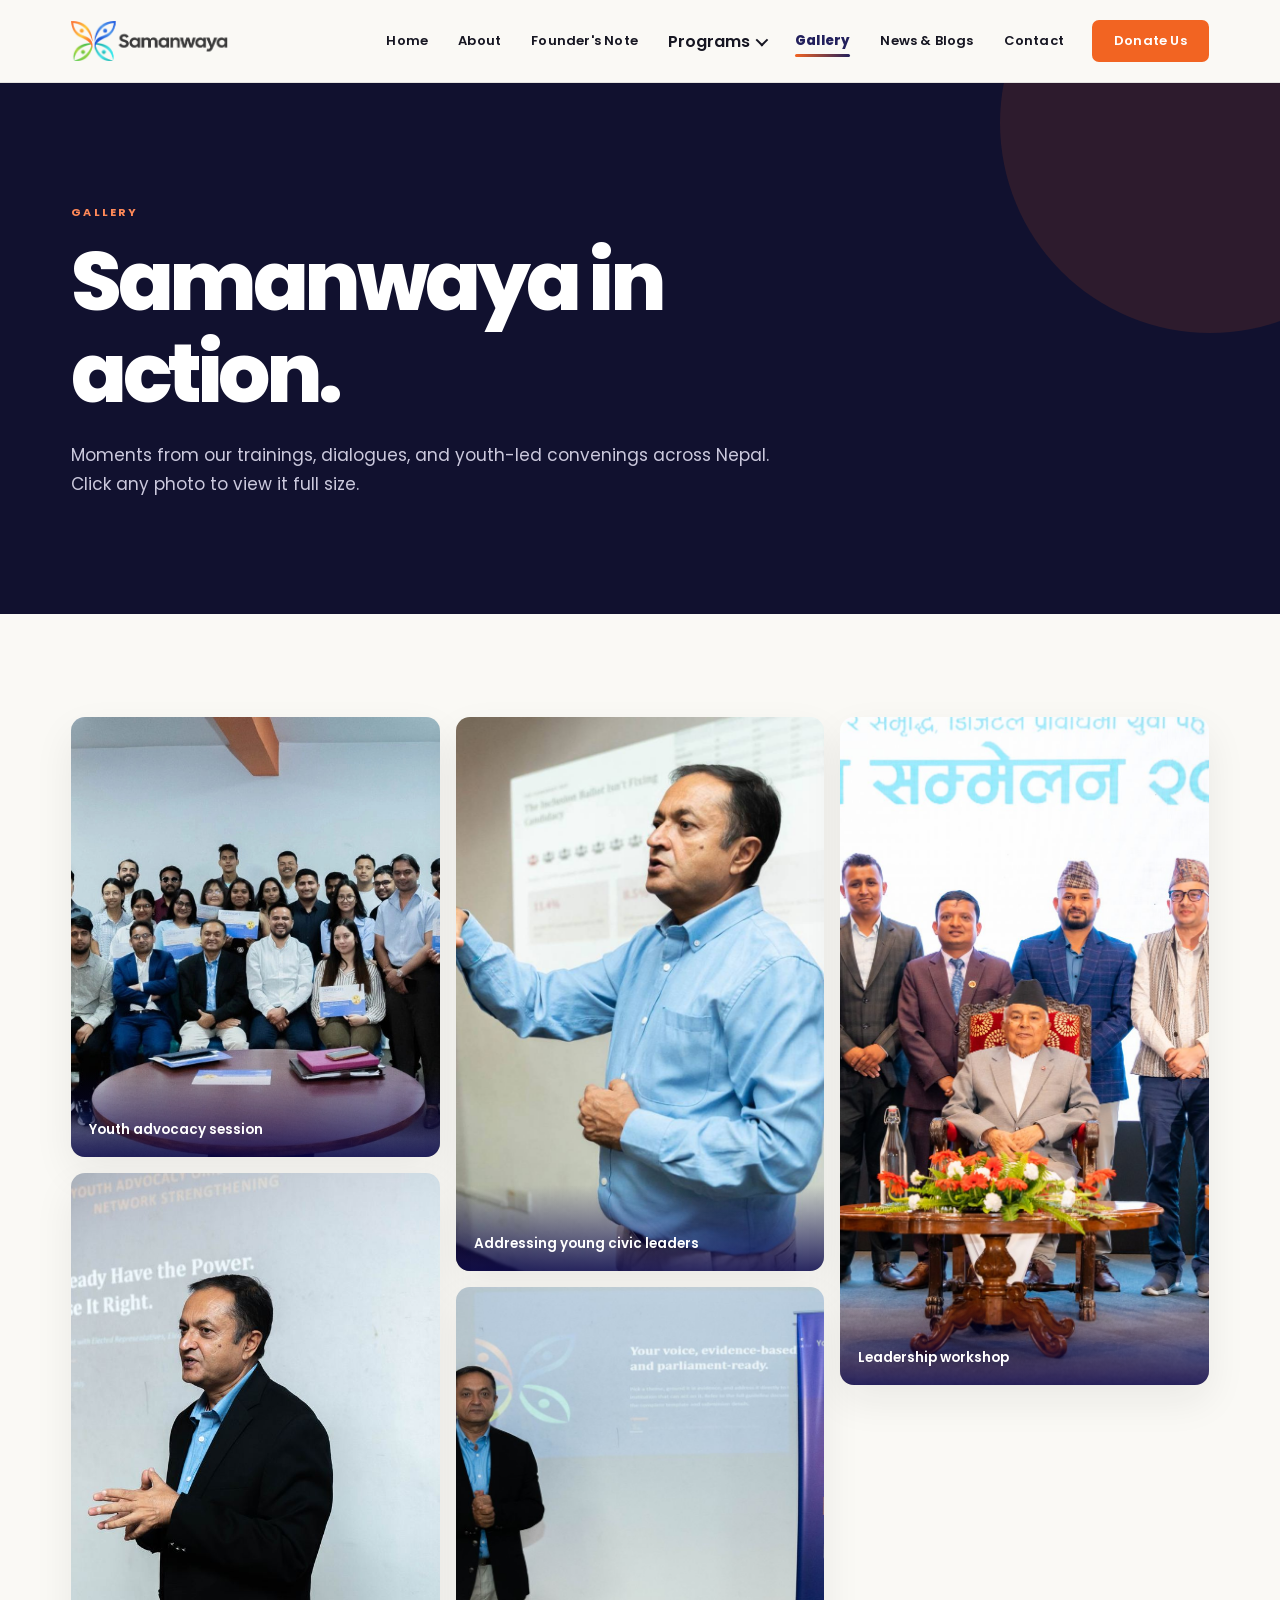
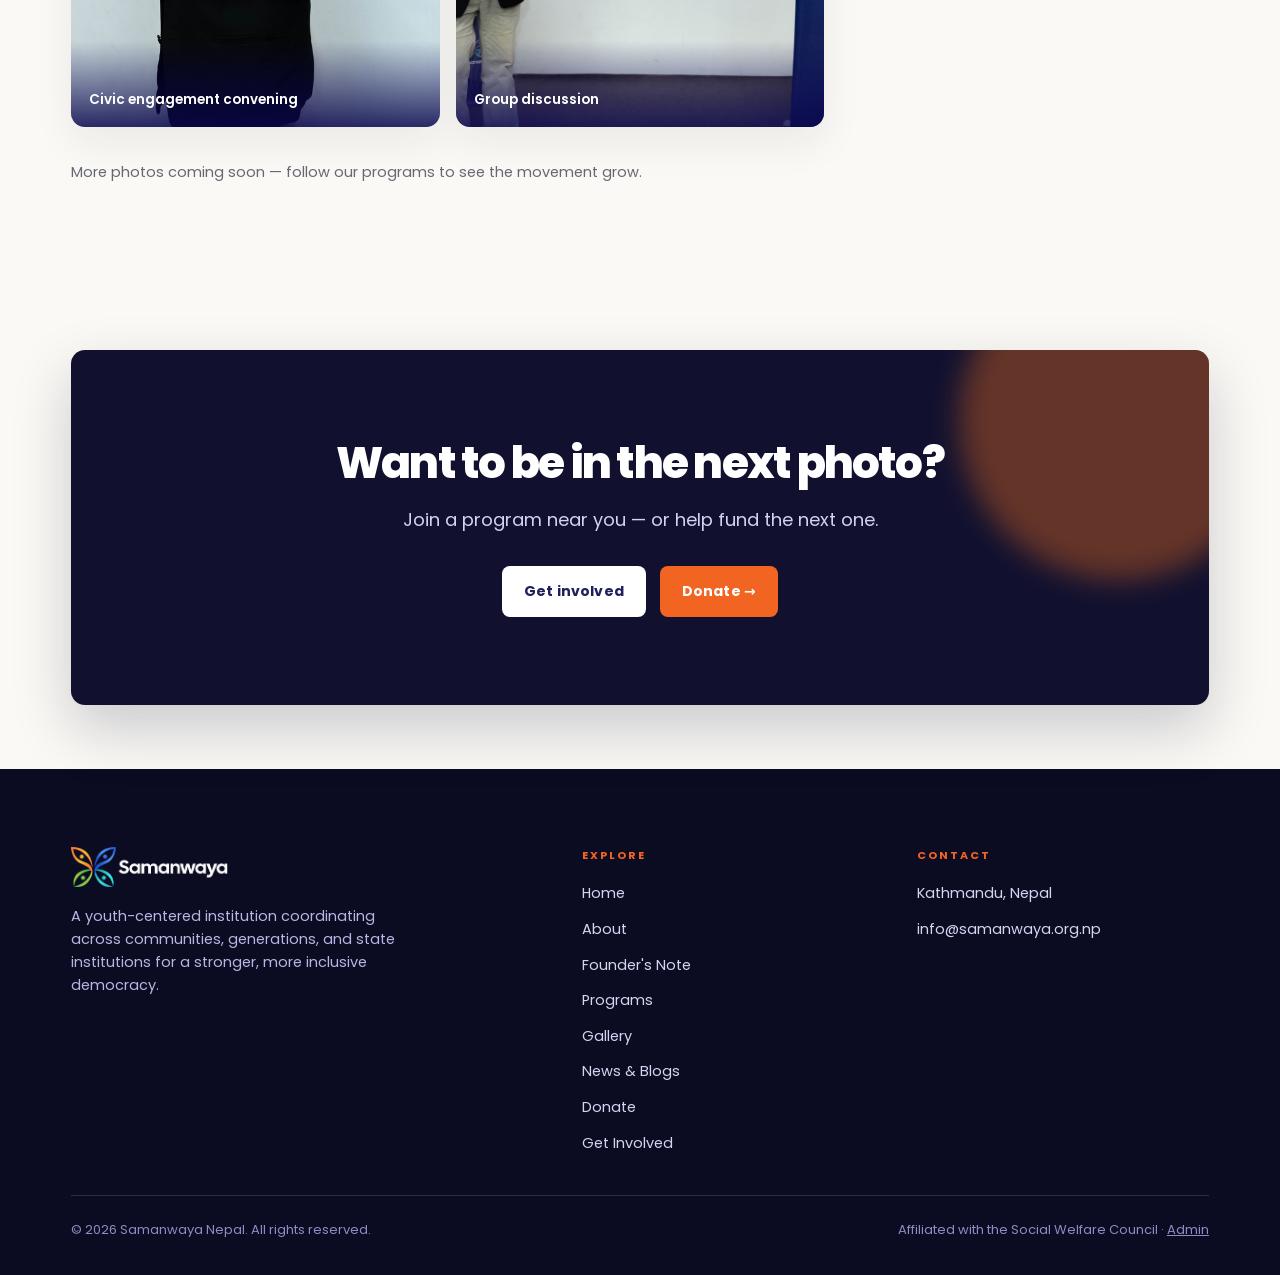
<file: gallery.html>
<!DOCTYPE html>
<html lang="en">
<head>
  <meta charset="utf-8">
  <meta name="viewport" content="width=device-width, initial-scale=1">
  <title>Gallery — Samanwaya Nepal in Action</title>
  <meta name="description" content="Photo gallery of Samanwaya Nepal's programs — youth trainings, civic dialogues, advocacy convenings, and community events across Nepal.">
  <meta name="keywords" content="Samanwaya Nepal gallery, youth program photos Nepal, civic engagement events Nepal">
  <meta name="robots" content="index, follow">
  <meta name="theme-color" content="#0d077c">
  <link rel="canonical" href="https://samanwaya.org.np/gallery.html">
  <meta property="og:type" content="website">
  <meta property="og:site_name" content="Samanwaya Nepal">
  <meta property="og:title" content="Gallery — Samanwaya Nepal in Action">
  <meta property="og:description" content="Youth trainings, civic dialogues, and advocacy convenings across Nepal.">
  <meta property="og:url" content="https://samanwaya.org.np/gallery.html">
  <meta property="og:image" content="https://samanwaya.org.np/assets/photo-1-web.jpg">
  <meta name="twitter:card" content="summary_large_image">
  <link rel="icon" type="image/png" sizes="32x32" href="/assets/samanwayaicons.png">
  <link rel="apple-touch-icon" href="assets/apple-touch-icon.png">
  <link rel="preconnect" href="https://fonts.googleapis.com">
  <link rel="preconnect" href="https://fonts.gstatic.com" crossorigin>
  <link href="https://fonts.googleapis.com/css2?family=Poppins:wght@400;600;700;800&display=swap" rel="stylesheet">
  <link rel="stylesheet" href="css/style.css">
  <script type="application/ld+json">
  {
    "@context": "https://schema.org",
    "@type": "ImageGallery",
    "name": "Samanwaya Nepal Photo Gallery",
    "url": "https://samanwaya.org.np/gallery.html"
  }
  </script>
</head>
<body>

<div id="loader" aria-hidden="true">
  <img src="assets/logo-mark.png" alt="" width="72" height="72">
  <div class="bar"><i></i></div>
</div>

<header class="site-header">
  <div class="wrap">
    <a href="index.html" class="logo" aria-label="Samanwaya Nepal — home">
      <img src="assets/logo-dark.png" alt="Samanwaya Nepal" width="164" height="42">
    </a>
    <nav class="nav" aria-label="Main navigation">
      <a href="index.html">Home</a>
      <a href="about.html">About</a>
      <a href="founder.html">Founder's Note</a>
      <div class="nav-dropdown">
      <button type="button" class="dropbtn" aria-haspopup="true" aria-expanded="false">Programs <span class="arrow" aria-hidden="true"></span></button>
      <div class="dropdown-menu">
      <a href="programs.html">Programs</a>
      <a href="programs.html#youth-fest">Youth Fest 2026</a>
      <a href="programs.html#events">Events</a>
      </div>
      </div>

      <a href="gallery.html" class="active" aria-current="page">Gallery</a>
      <a href="news.html">News &amp; Blogs</a>
      <a href="contact.html">Contact</a>
      <a href="donate.html" class="btn btn-orange">Donate Us</a>
    </nav>
    <button id="nav-toggle" aria-label="Toggle menu" aria-expanded="false"><span></span><span></span><span></span></button>
  </div>
</header>

<main>

  <section class="page-hero">
    <div class="wrap reveal in">
      <span class="eyebrow">Gallery</span>
      <h1 class="h-xl">Samanwaya in action.</h1>
      <p class="lead">Moments from our trainings, dialogues, and youth-led convenings across Nepal. Click any photo to view it full size.</p>
    </div>
  </section>

  <section class="section">
    <div class="wrap">
      <div id="gallery-grid" class="gallery-grid">
        <figure class="reveal in"><img src="assets/photo-1-web.jpg" alt="Youth advocacy session led by Samanwaya Nepal" loading="lazy" width="1400" height="933"><figcaption>Youth advocacy session</figcaption></figure>
        <figure class="reveal in"><img src="assets/photo-2-web.jpg" alt="Founder addressing young civic leaders" loading="lazy" width="1400" height="933"><figcaption>Addressing young civic leaders</figcaption></figure>
        <figure class="reveal in"><img src="assets/photo-3-web.jpg" alt="Interactive youth leadership workshop" loading="lazy" width="1400" height="933"><figcaption>Leadership workshop</figcaption></figure>
        <figure class="reveal in"><img src="assets/photo-4-web.jpg" alt="Participants at a civic engagement convening" loading="lazy" width="1400" height="933"><figcaption>Civic engagement convening</figcaption></figure>
        <figure class="reveal in"><img src="assets/photo-5-web.jpg" alt="Group discussion during a Samanwaya Nepal program" loading="lazy" width="1400" height="933"><figcaption>Group discussion</figcaption></figure>
      </div>
      <p style="margin-top:34px;font-size:14.5px;color:var(--muted)">More photos coming soon — follow our programs to see the movement grow.</p>
    </div>
  </section>

  <section class="section tight">
    <div class="wrap">
      <div class="cta reveal">
        <h2>Want to be in the next photo?</h2>
        <p>Join a program near you — or help fund the next one.</p>
        <a href="contact.html" class="btn btn-light">Get involved</a>
        <a href="donate.html" class="btn btn-orange" style="margin-left:10px">Donate →</a>
      </div>
    </div>
  </section>

</main>

<footer class="site-footer">
  <div class="wrap">
    <div class="cols">
      <div>
        <img src="assets/logo-light.png" alt="Samanwaya Nepal" width="157" height="40">
        <p>A youth-centered institution coordinating across communities, generations, and state institutions for a stronger, more inclusive democracy.</p>
      </div>
      <div>
        <h4>EXPLORE</h4>
        <ul>
          <li><a href="index.html">Home</a></li>
          <li><a href="about.html">About</a></li>
          <li><a href="founder.html">Founder's Note</a></li>
          <li><a href="programs.html">Programs</a></li>
          <li><a href="gallery.html">Gallery</a></li>
          <li><a href="news.html">News &amp; Blogs</a></li>
          <li><a href="donate.html">Donate</a></li>
          <li><a href="contact.html">Get Involved</a></li>
        </ul>
      </div>
      <div>
        <h4>CONTACT</h4>
        <ul>
          <li><span data-edit="address" style="font-size:14.5px;color:#d6d4f2">Kathmandu, Nepal</span></li>
          <li><a href="mailto:info@samanwaya.org.np" data-edit-mail>info@samanwaya.org.np</a></li>
        </ul>
      </div>
    </div>
    <div class="base">
      <span>© 2026 Samanwaya Nepal. All rights reserved.</span>
      <span>Affiliated with the Social Welfare Council · <a href="admin.html" rel="nofollow">Admin</a></span>
    </div>
  </div>
</footer>

<script src="js/content.js" defer></script>
<script src="js/main.js" defer></script>
</body>
</html>
</file>
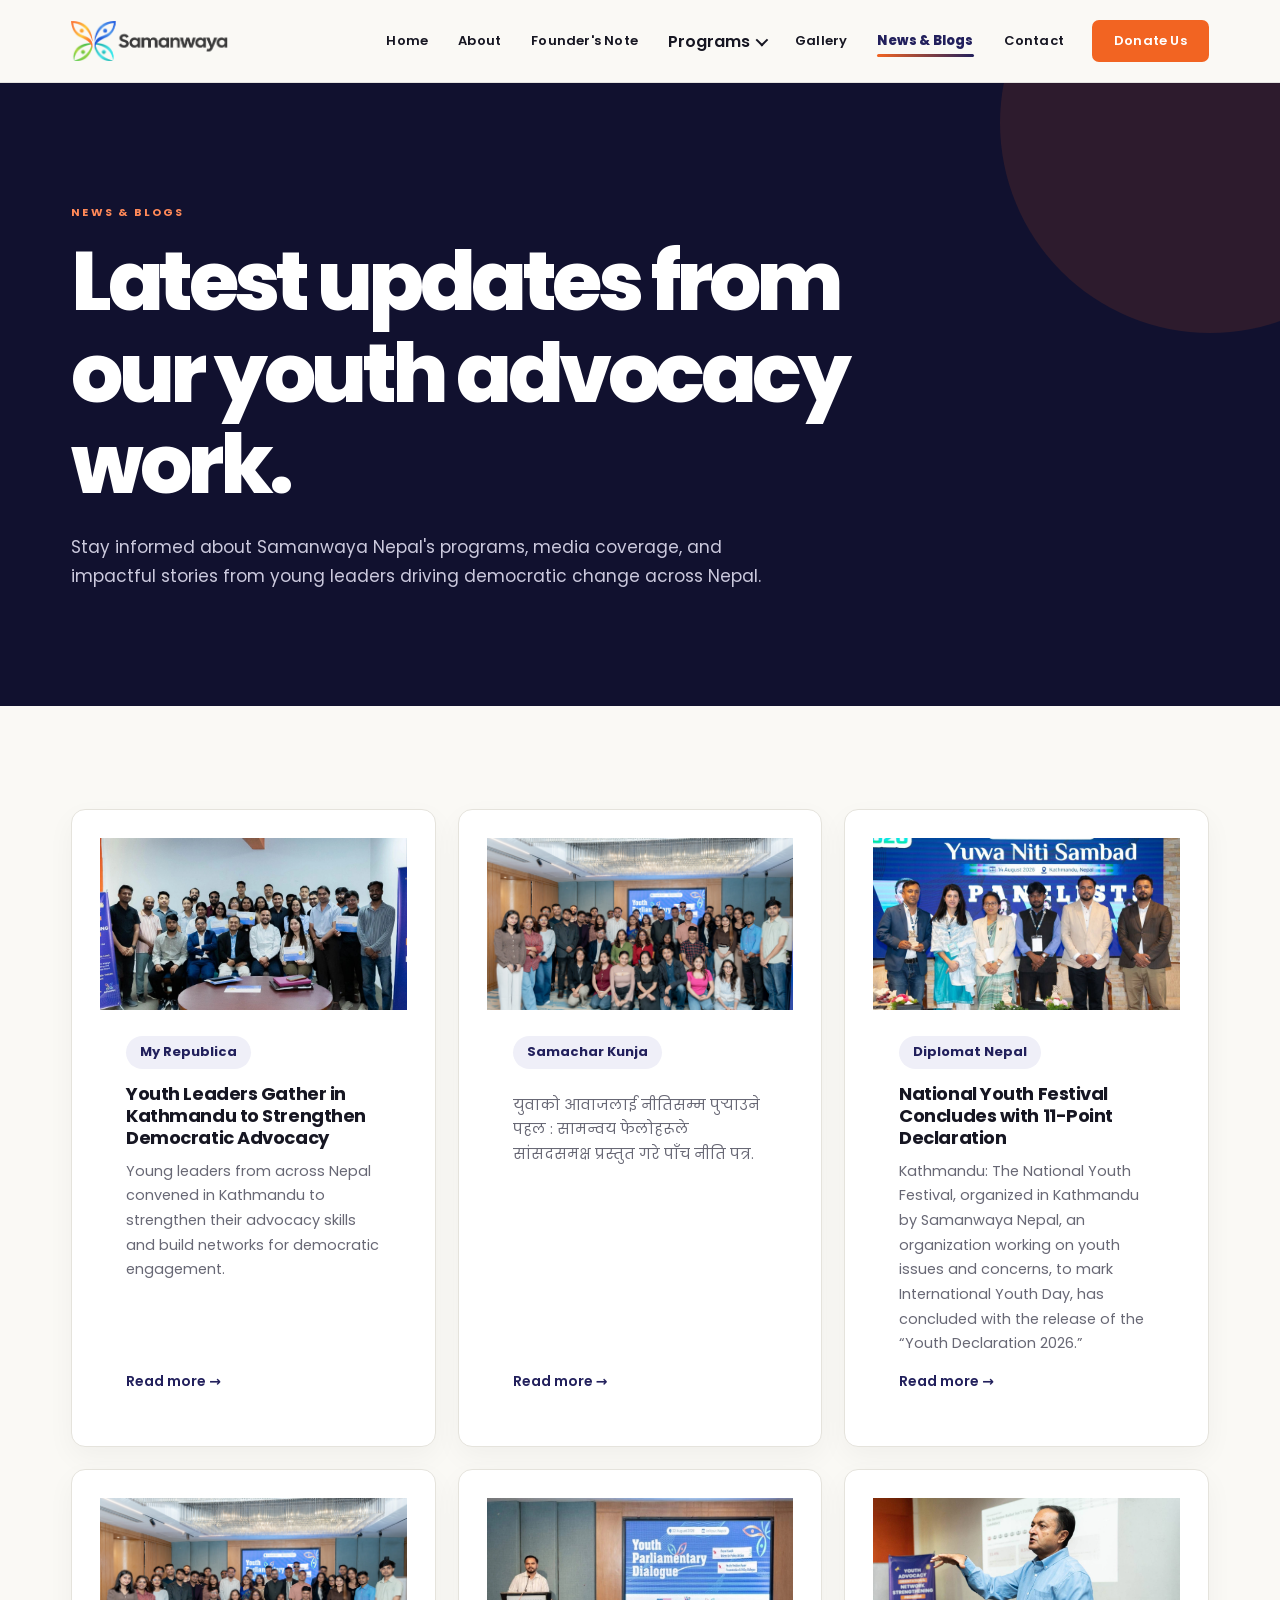
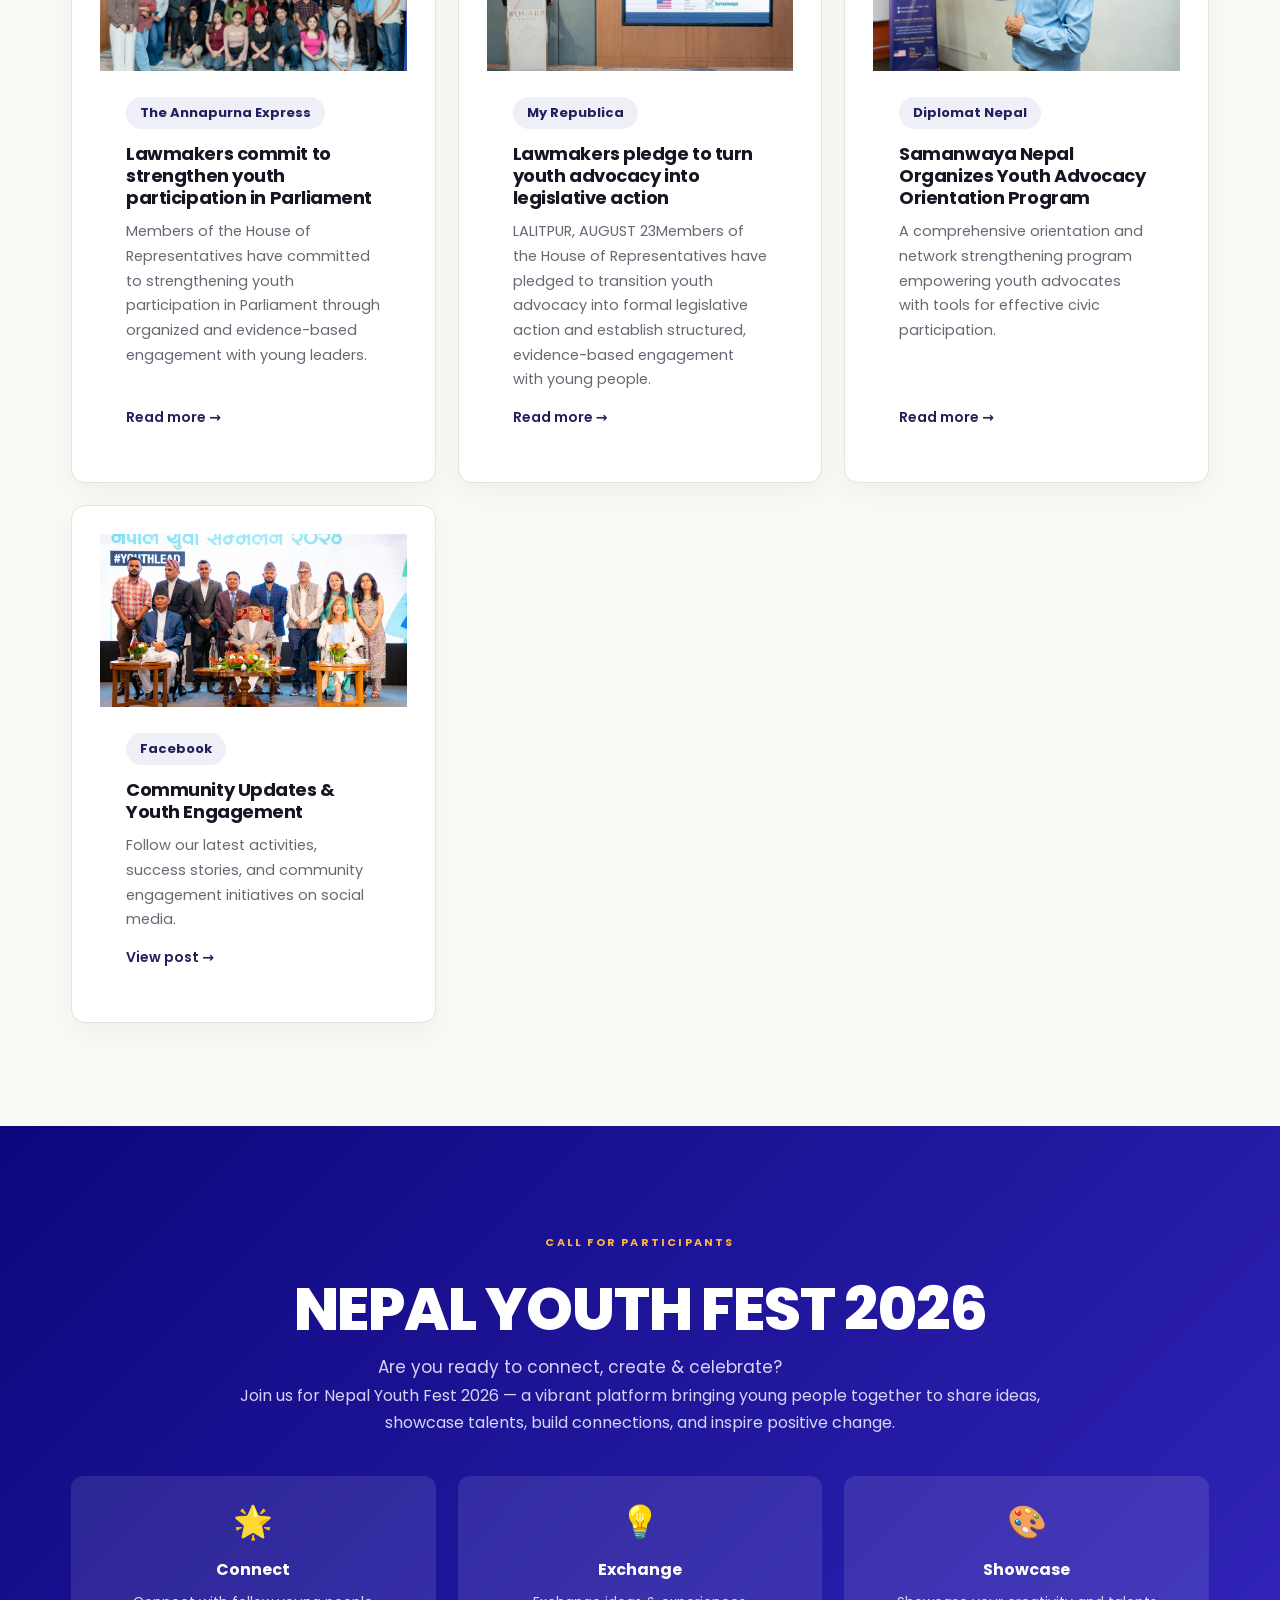
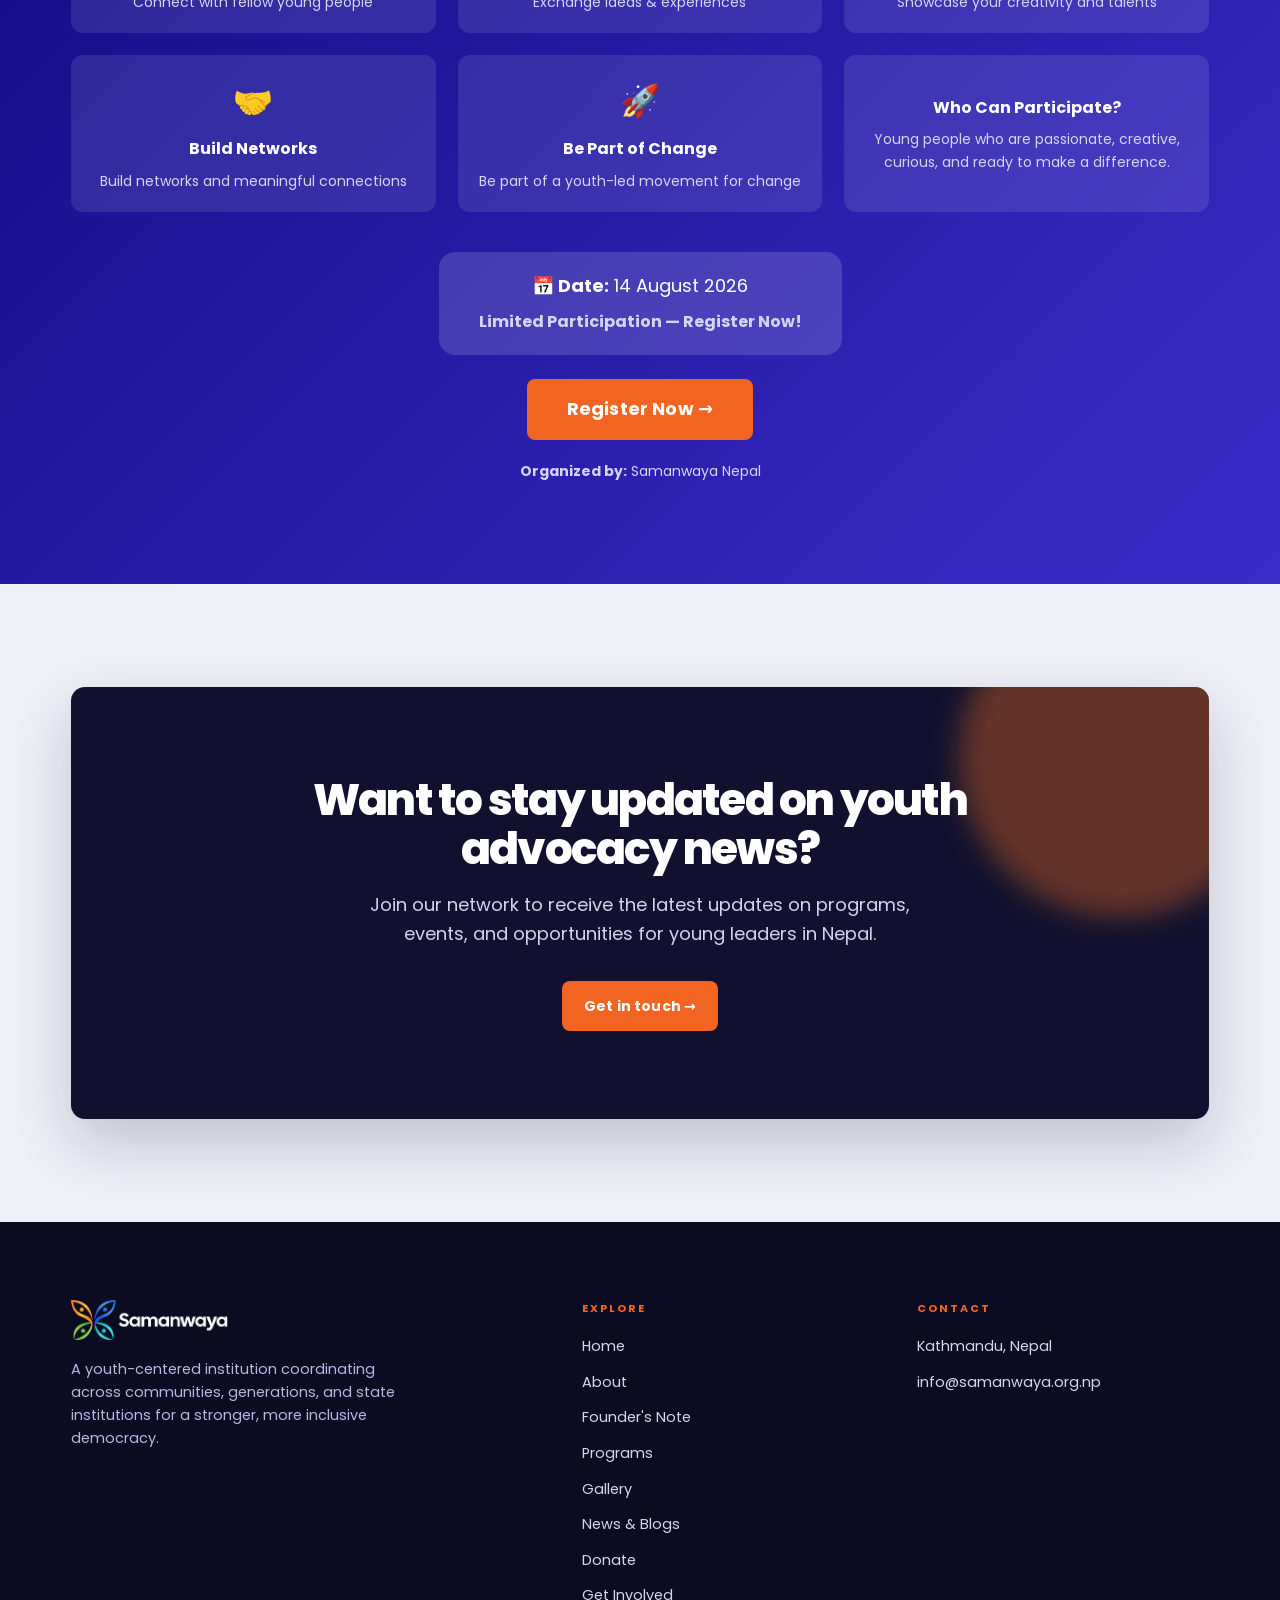
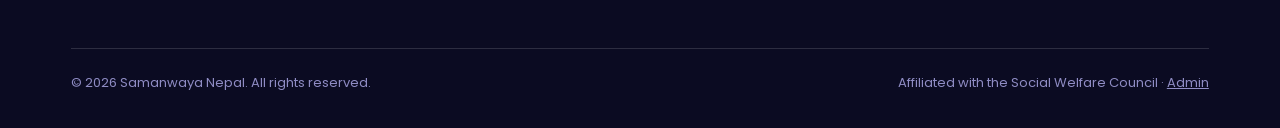
<file: news.html>
<!DOCTYPE html>
<html lang="en">
<head>
  <meta charset="utf-8">
  <meta name="viewport" content="width=device-width, initial-scale=1">
  <title>News &amp; Blogs — Samanwaya Nepal Youth Advocacy Updates</title>
  <meta name="description" content="Latest news, blogs, and media coverage about Samanwaya Nepal's youth advocacy programs, democratic governance initiatives, and civic engagement activities across Nepal.">
  <meta name="keywords" content="Samanwaya Nepal news, youth advocacy Nepal, democracy news Nepal, civic engagement blog, youth leadership Nepal, Samanwaya media coverage, Nepal youth programs, democratic governance updates">
  <meta name="author" content="Samanwaya Nepal">
  <meta name="robots" content="index, follow">
  <meta name="theme-color" content="#0d077c">
  <link rel="canonical" href="https://samanwaya.org.np/news.html">
  <meta property="og:type" content="website">
  <meta property="og:site_name" content="Samanwaya Nepal">
  <meta property="og:locale" content="en_US">
  <meta property="og:title" content="News &amp; Blogs — Samanwaya Nepal">
  <meta property="og:description" content="Stay updated with the latest news, articles, and stories about youth-led democratic advocacy and civic engagement in Nepal.">
  <meta property="og:url" content="https://samanwaya.org.np/news.html">
  <meta property="og:image" content="https://samanwaya.org.np/assets/og-image.jpg">
  <meta property="og:image:width" content="1200">
  <meta property="og:image:height" content="630">
  <meta name="twitter:card" content="summary_large_image">
  <meta name="twitter:title" content="News &amp; Blogs — Samanwaya Nepal">
  <meta name="twitter:description" content="Latest updates on youth advocacy, democratic governance, and civic engagement initiatives across Nepal.">
  <meta name="twitter:image" content="https://samanwaya.org.np/assets/og-image.jpg">
  <link rel="icon" type="image/png" sizes="32x32" href="/assets/samanwayaicons.png">
  <link rel="icon" type="image/png" sizes="64x64" href="/assets/samanwayaicons.png">
  <link rel="apple-touch-icon" href="assets/apple-touch-icon.png">
  <link rel="manifest" href="site.webmanifest">
  <link rel="preconnect" href="https://fonts.googleapis.com">
  <link rel="preconnect" href="https://fonts.gstatic.com" crossorigin>
  <link href="https://fonts.googleapis.com/css2?family=Poppins:wght@400;600;700;800&display=swap" rel="stylesheet">
  <link rel="stylesheet" href="css/style.css">
  <script type="application/ld+json">
  {
    "@context": "https://schema.org",
    "@type": "CollectionPage",
    "name": "News &amp; Blogs — Samanwaya Nepal",
    "url": "https://samanwaya.org.np/news.html",
    "description": "Latest news, blogs, and media coverage about Samanwaya Nepal's youth advocacy and civic engagement programs",
    "mainEntity": {
      "@type": "NGO",
      "name": "Samanwaya Nepal",
      "url": "https://samanwaya.org.np/"
    }
  }
  </script>
  <script type="application/ld+json">
  {
    "@context": "https://schema.org",
    "@type": "NewsMediaOrganization",
    "name": "Samanwaya Nepal News &amp; Updates",
    "url": "https://samanwaya.org.np/news.html",
    "description": "Latest news and updates about youth advocacy programs and democratic engagement initiatives in Nepal",
    "potentialAction": {
      "@type": "ReadAction",
      "target": [
        "https://myrepublica.nagariknetwork.com/news/youth-leaders-gather-in-kathmandu-to-strengthen-democratic-advocacy-83-53.html",
        "https://diplomatnepal.com/diplomacy/youth/samanwaya-nepal-organizes-youth-advocacy-orientation-and-network-strengthening-program/",
        "https://m.facebook.com/story.php?story_fbid=pfbid0SVXKzAzY4H9wA1J8iqBmDXQTFKpbjLPNszWH7nGdZmCBei6ZwxcJ7wfcWrXE1Bryl&id=100002633778697"
      ]
    }
  }
  </script>
</head>
<body>

<div id="loader" aria-hidden="true">
  <img src="assets/logo-mark.png" alt="" width="72" height="72">
  <div class="bar"><i></i></div>
</div>

<header class="site-header">
  <div class="wrap">
    <a href="index.html" class="logo" aria-label="Samanwaya Nepal — home">
      <img src="assets/logo-dark.png" alt="Samanwaya Nepal" width="164" height="42">
    </a>
    <nav class="nav" aria-label="Main navigation">
      <a href="index.html">Home</a>
      <a href="about.html">About</a>
      <a href="founder.html">Founder's Note</a>
      <div class="nav-dropdown">
      <button type="button" class="dropbtn" aria-haspopup="true" aria-expanded="false">Programs <span class="arrow" aria-hidden="true"></span></button>
      <div class="dropdown-menu">
      <a href="programs.html">Programs</a>
      <a href="programs.html#youth-fest">Youth Fest 2026</a>
      <a href="programs.html#events">Events</a>
      </div>
      </div>

      <a href="gallery.html">Gallery</a>
      <a href="news.html" class="active" aria-current="page">News &amp; Blogs</a>
      <a href="contact.html">Contact</a>
      <a href="donate.html" class="btn btn-orange">Donate Us</a>
    </nav>
    <button id="nav-toggle" aria-label="Toggle menu" aria-expanded="false"><span></span><span></span><span></span></button>
  </div>
</header>

<main>

  <section class="page-hero">
    <div class="wrap reveal in">
      <span class="eyebrow">News &amp; Blogs</span>
      <h1 class="h-xl">Latest updates from our youth advocacy work.</h1>
      <p class="lead">Stay informed about Samanwaya Nepal's programs, media coverage, and impactful stories from young leaders driving democratic change across Nepal.</p>
    </div>
  </section>

  <!-- NEWS & BLOGS ARTICLES -->
  <section class="section">
    <div class="wrap">
      <div class="grid g3">
        <!-- Article 1: International Youth Day Volunteer Call
        <article class="card event-card reveal">
          <a href="https://docs.google.com/forms/d/e/1FAIpQLSfYNGZ_IVt_S4FVE7rq0FnwjjIvPlUlE_5UJwhpS0DjA1m39g/viewform" target="_blank" rel="noopener noreferrer">
            <img src="assets/callforvolunteers.jpg" alt="Call for Volunteers – International Youth Day 2026" width="400" height="267" loading="lazy">
            <div class="body">
              <span class="date">August 10, 2026</span>
              <h3 style="font-size:17px;margin-bottom:10px">📢 Call for Volunteers – International Youth Day!</h3>
              <p style="font-size:14.5px;color:var(--muted)">Are you passionate about youth leadership, democracy, civic engagement? Join Samanwaya Nepal's volunteer team for a meaningful youth-led celebration.</p>
              <span style="display:inline-block;margin-top:14px;font-weight:600;color:var(--indigo);font-size:14px">Apply Now →</span>
            </div>
          </a>
        </article> -->

        <!-- Article 2: My Republica -->
        <article class="card event-card reveal">
          <a href="https://myrepublica.nagariknetwork.com/news/youth-leaders-gather-in-kathmandu-to-strengthen-democratic-advocacy-83-53.html" target="_blank" rel="noopener noreferrer">
            <img src="assets/photo-1-web.jpg" alt="Youth leaders gather in Kathmandu for democratic advocacy program" width="400" height="267" loading="lazy">
            <div class="body">
              <span class="date">My Republica</span>
              <h3 style="font-size:17px;margin-bottom:10px">Youth Leaders Gather in Kathmandu to Strengthen Democratic Advocacy</h3>
              <p style="font-size:14.5px;color:var(--muted)">Young leaders from across Nepal convened in Kathmandu to strengthen their advocacy skills and build networks for democratic engagement.</p>
              <span style="display:inline-block;margin-top:14px;font-weight:600;color:var(--indigo);font-size:14px">Read more →</span>
            </div>
          </a>
        </article>

        <article class="card event-card reveal">
          <a href="https://www.samacharkunja.com/business/2026/08/23/53284/" target="_blank" rel="noopener noreferrer">
            <img src="assets/allinone.jpg" alt="Youth leaders gather in Kathmandu for democratic advocacy program" width="400" height="267" loading="lazy">
            <div class="body">
              <span class="date">Samachar Kunja</span>
              <h3 style="font-size:17px;margin-bottom:10px"></h3>
              <p style="font-size:14.5px;color:var(--muted)">युवाको आवाजलाई नीतिसम्म पुर्‍याउने पहल : सामन्वय फेलोहरूले सांसदसमक्ष प्रस्तुत गरे पाँच नीति पत्र.</p>
              <span style="display:inline-block;margin-top:14px;font-weight:600;color:var(--indigo);font-size:14px">Read more →</span>
            </div>
          </a>
        </article>

        <article class="card event-card reveal">
          <a href="https://diplomatnepal.com/news/national-youth-festival-concludes-with-11-point-declaration/" target="_blank" rel="noopener noreferrer">
            <img src="assets/diplomatnepal.jpeg" alt="Youth leaders gather in Kathmandu for democratic advocacy program" width="400" height="267" loading="lazy">
            <div class="body">
              <span class="date">Diplomat Nepal</span>
              <h3 style="font-size:17px;margin-bottom:10px">National Youth Festival Concludes with 11-Point Declaration</h3>
              <p style="font-size:14.5px;color:var(--muted)">Kathmandu: The National Youth Festival, organized in Kathmandu by Samanwaya Nepal, an organization working on youth issues and concerns, to mark International Youth Day, has concluded with the release of the “Youth Declaration 2026.”</p>
              <span style="display:inline-block;margin-top:14px;font-weight:600;color:var(--indigo);font-size:14px">Read more →</span>
            </div>
          </a>
        </article>

        <article class="card event-card reveal">
          <a href="https://thehimalayantimes.com/kathmandu/lawmakers-pledge-to-turn-youth-advocacy-into-legislative-action" target="_blank" rel="noopener noreferrer">
            <img src="assets/allinone.jpg" alt="Youth leaders gather in Kathmandu for democratic advocacy program" width="400" height="267" loading="lazy">
            <div class="body">
              <span class="date">The Annapurna Express</span>
              <h3 style="font-size:17px;margin-bottom:10px">Lawmakers commit to strengthen youth participation in Parliament</h3>
              <p style="font-size:14.5px;color:var(--muted)">Members of the House of Representatives have committed to strengthening youth participation in Parliament through organized and evidence-based engagement with young leaders.</p>
              <span style="display:inline-block;margin-top:14px;font-weight:600;color:var(--indigo);font-size:14px">Read more →</span>
            </div>
          </a>
        </article>

        <article class="card event-card reveal">
          <a href="https://thehimalayantimes.com/kathmandu/lawmakers-pledge-to-turn-youth-advocacy-into-legislative-action" target="_blank" rel="noopener noreferrer">
            <img src="assets/thehimalayantimes.jpg" alt="Youth leaders gather in Kathmandu for democratic advocacy program" width="400" height="267" loading="lazy">
            <div class="body">
              <span class="date">My Republica</span>
              <h3 style="font-size:17px;margin-bottom:10px">Lawmakers pledge to turn youth advocacy into legislative action
</h3>
              <p style="font-size:14.5px;color:var(--muted)">LALITPUR, AUGUST 23Members of the House of Representatives have pledged to transition youth advocacy into formal legislative action and establish structured, evidence-based engagement with young people.</p>
              <span style="display:inline-block;margin-top:14px;font-weight:600;color:var(--indigo);font-size:14px">Read more →</span>
            </div>
          </a>
        </article>

    

        <!-- Article 3: Diplomat Nepal -->
        <article class="card event-card reveal">
         <a href="https://diplomatnepal.com/diplomacy/youth/samanwaya-nepal-organizes-youth-advocacy-orientation-and-network-strengthening-program/" target="_blank" rel="noopener noreferrer">
            <img src="assets/photo-2-web.jpg" alt="Samanwaya Nepal youth advocacy orientation program" width="400" height="267" loading="lazy">
            <div class="body">
              <span class="date">Diplomat Nepal</span>
              <h3 style="font-size:17px;margin-bottom:10px">Samanwaya Nepal Organizes Youth Advocacy Orientation Program</h3>
              <p style="font-size:14.5px;color:var(--muted)">A comprehensive orientation and network strengthening program empowering youth advocates with tools for effective civic participation.</p>
              <span style="display:inline-block;margin-top:14px;font-weight:600;color:var(--indigo);font-size:14px">Read more →</span>
            </div>
          </a>
        </article>

        <!-- Article 4: Facebook Story -->
        <article class="card event-card reveal">
           <a href="https://www.facebook.com/story.php?story_fbid=122117825859314546&id=61589436382531&mibextid=wwXIfr&rdid=bya3iJOucryDm69H# " target="_blank" rel="noopener noreferrer">
            <img src="assets/photo-3-web.jpg" alt="Samanwaya Nepal Facebook update on youth activities" width="400" height="267" loading="lazy">
            <div class="body">
              <span class="date">Facebook</span>
              <h3 style="font-size:17px;margin-bottom:10px">Community Updates &amp; Youth Engagement</h3>
              <p style="font-size:14.5px;color:var(--muted)">Follow our latest activities, success stories, and community engagement initiatives on social media.</p>
              <span style="display:inline-block;margin-top:14px;font-weight:600;color:var(--indigo);font-size:14px">View post →</span>
            </div>
          </a>
        </article>
      </div>
    </div>
  </section>

  <!-- NEPAL YOUTH FEST 2026 -->
  <section class="section" style="background:linear-gradient(135deg,#0d077c 0%,#3b2cc9 100%);color:#fff">
    <div class="wrap">
      <div class="reveal" style="text-align:center;max-width:800px;margin:0 auto 40px">
        <span class="eyebrow" style="color:#ffb142">Call for Participants</span>
        <h2 class="h-xl" style="margin:10px 0">NEPAL YOUTH FEST 2026</h2>
        <p class="lead" style="color:#d6d4f2">Are you ready to connect, create &amp; celebrate?</p>
        <p style="font-size:16px;color:#d6d4f2;line-height:1.7">Join us for Nepal Youth Fest 2026 — a vibrant platform bringing young people together to share ideas, showcase talents, build connections, and inspire positive change.</p>
      </div>
      <div class="grid g3 reveal" style="margin-bottom:40px">
        <div style="text-align:center;padding:20px;background:rgba(255,255,255,0.1);border-radius:12px">
          <span style="font-size:32px;display:block;margin-bottom:10px">🌟</span>
          <h4 style="margin-bottom:8px">Connect</h4>
          <p style="font-size:14px;color:#d6d4f2">Connect with fellow young people</p>
        </div>
        <div style="text-align:center;padding:20px;background:rgba(255,255,255,0.1);border-radius:12px">
          <span style="font-size:32px;display:block;margin-bottom:10px">💡</span>
          <h4 style="margin-bottom:8px">Exchange</h4>
          <p style="font-size:14px;color:#d6d4f2">Exchange ideas &amp; experiences</p>
        </div>
        <div style="text-align:center;padding:20px;background:rgba(255,255,255,0.1);border-radius:12px">
          <span style="font-size:32px;display:block;margin-bottom:10px">🎨</span>
          <h4 style="margin-bottom:8px">Showcase</h4>
          <p style="font-size:14px;color:#d6d4f2">Showcase your creativity and talents</p>
        </div>
        <div style="text-align:center;padding:20px;background:rgba(255,255,255,0.1);border-radius:12px">
          <span style="font-size:32px;display:block;margin-bottom:10px">🤝</span>
          <h4 style="margin-bottom:8px">Build Networks</h4>
          <p style="font-size:14px;color:#d6d4f2">Build networks and meaningful connections</p>
        </div>
        <div style="text-align:center;padding:20px;background:rgba(255,255,255,0.1);border-radius:12px">
          <span style="font-size:32px;display:block;margin-bottom:10px">🚀</span>
          <h4 style="margin-bottom:8px">Be Part of Change</h4>
          <p style="font-size:14px;color:#d6d4f2">Be part of a youth-led movement for change</p>
        </div>
        <div style="text-align:center;padding:20px;background:rgba(255,255,255,0.1);border-radius:12px;display:flex;align-items:center;justify-content:center">
          <div>
            <h4 style="margin-bottom:8px">Who Can Participate?</h4>
            <p style="font-size:14px;color:#d6d4f2">Young people who are passionate, creative, curious, and ready to make a difference.</p>
          </div>
        </div>
      </div>
      <div class="reveal" style="text-align:center">
        <div style="display:inline-block;background:rgba(255,255,255,0.15);padding:20px 40px;border-radius:16px;margin-bottom:24px">
          <p style="margin:0 0 8px;font-size:18px"><strong>📅 Date:</strong> 14 August 2026</p>
          <p style="margin:0;font-size:16px;color:#d6d4f2"><strong>Limited Participation — Register Now!</strong></p>
        </div>
        <div style="margin-bottom:20px">
          <a href="https://forms.gle/J3y8mwZ917u2fauQ6" target="_blank" rel="noopener noreferrer" class="btn btn-orange" style="font-size:18px;padding:16px 40px">Register Now →</a>
        </div>
        <p style="font-size:14px;color:#d6d4f2;margin-top:20px"><strong>Organized by:</strong> Samanwaya Nepal</p>
      </div>
    </div>
  </section>

  <!-- CTA SECTION -->
  <section class="section" style="background:var(--indigo-soft)">
    <div class="wrap">
      <div class="cta reveal">
        <h2>Want to stay updated on youth advocacy news?</h2>
        <p>Join our network to receive the latest updates on programs, events, and opportunities for young leaders in Nepal.</p>
        <a href="contact.html" class="btn btn-orange">Get in touch →</a>
      </div>
    </div>
  </section>

</main>

<footer class="site-footer">
  <div class="wrap">
    <div class="cols">
      <div>
        <img src="assets/logo-light.png" alt="Samanwaya Nepal" width="157" height="40">
        <p>A youth-centered institution coordinating across communities, generations, and state institutions for a stronger, more inclusive democracy.</p>
      </div>
      <div>
        <h4>EXPLORE</h4>
        <ul>
          <li><a href="index.html">Home</a></li>
          <li><a href="about.html">About</a></li>
          <li><a href="founder.html">Founder's Note</a></li>
          <li><a href="programs.html">Programs</a></li>
          <li><a href="gallery.html">Gallery</a></li>
          <li><a href="news.html">News &amp; Blogs</a></li>
          <li><a href="donate.html">Donate</a></li>
          <li><a href="contact.html">Get Involved</a></li>
        </ul>
      </div>
      <div>
        <h4>CONTACT</h4>
        <ul>
          <li><span data-edit="address" style="font-size:14.5px;color:#d6d4f2">Kathmandu, Nepal</span></li>
          <li><a href="mailto:info@samanwaya.org.np" data-edit-mail>info@samanwaya.org.np</a></li>
        </ul>
      </div>
    </div>
    <div class="base">
      <span>© 2026 Samanwaya Nepal. All rights reserved.</span>
      <span>Affiliated with the Social Welfare Council · <a href="admin.html" rel="nofollow">Admin</a></span>
      <!-- DISCLAIMER: Do not remove any content from this website without permission -->
    </div>
  </div>
</footer>

<script src="js/content.js" defer></script>
<script src="js/main.js" defer></script>
</body>
</html>
</file>
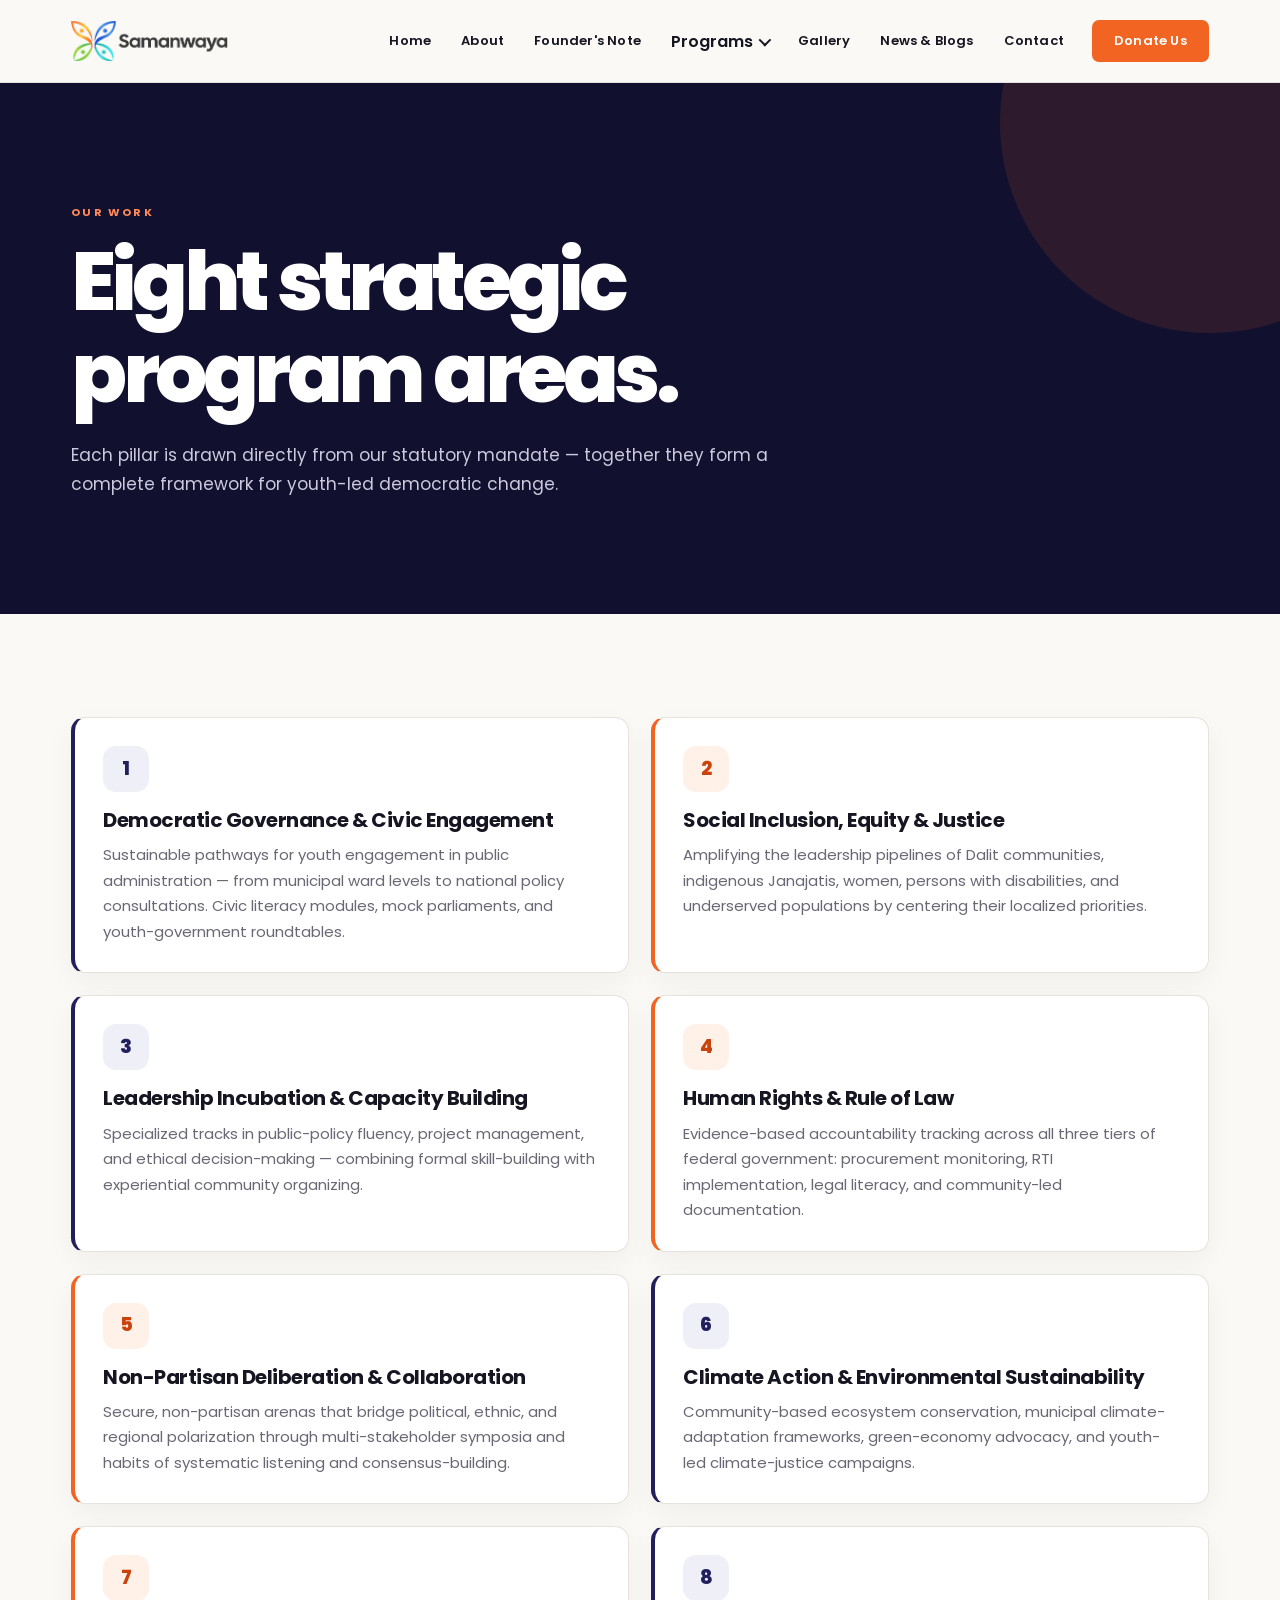
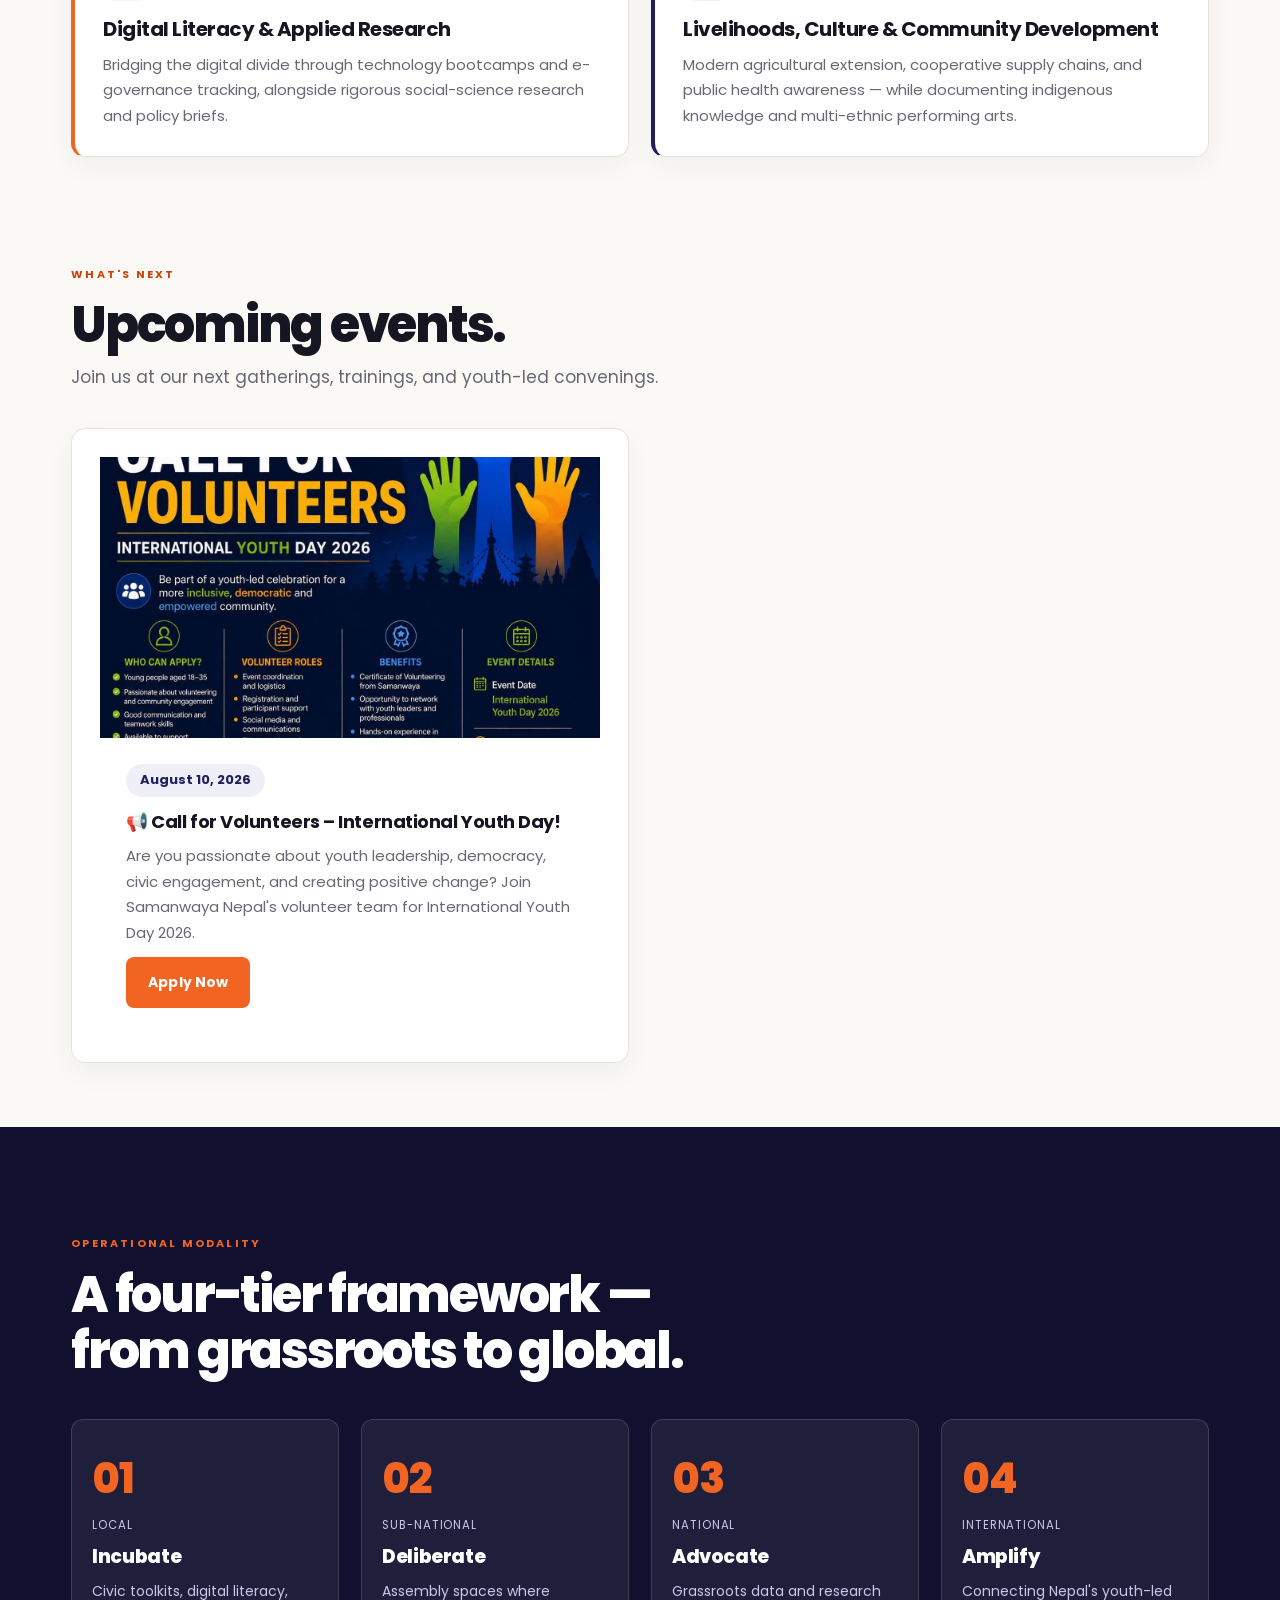
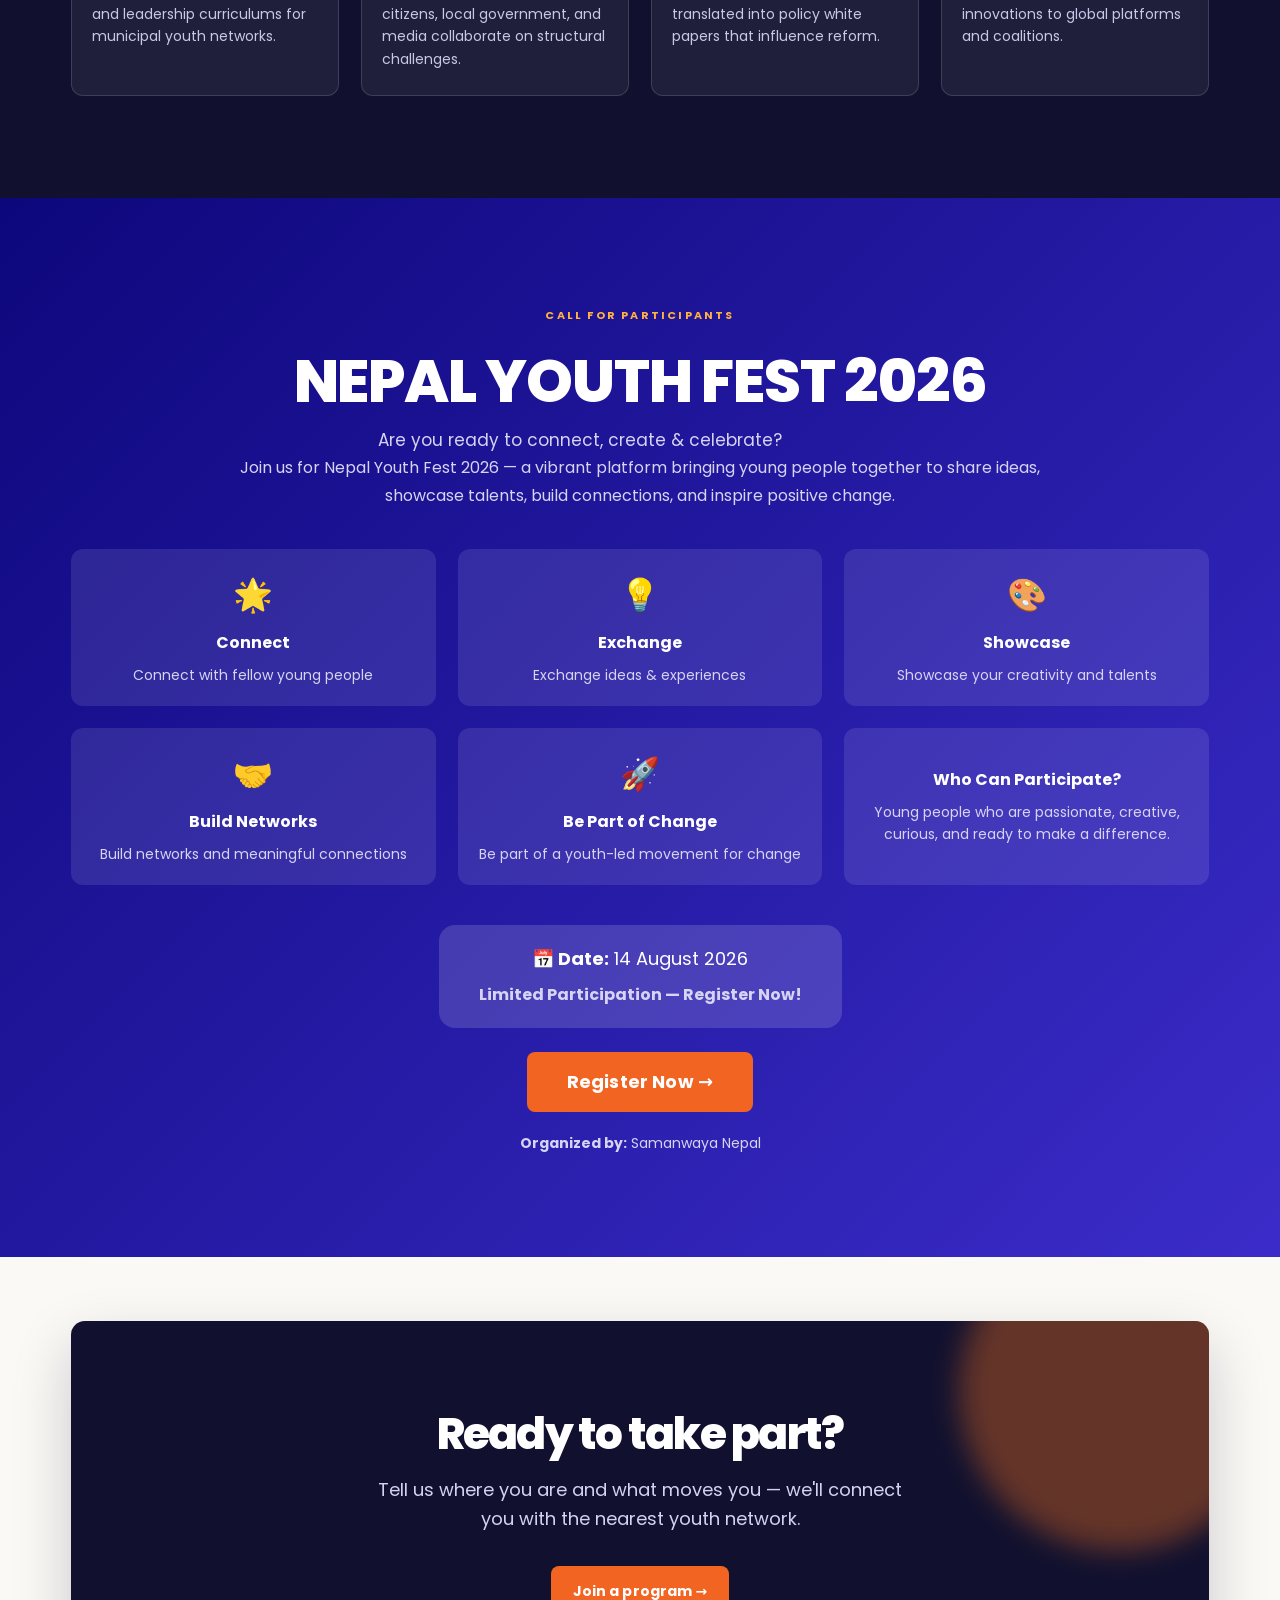
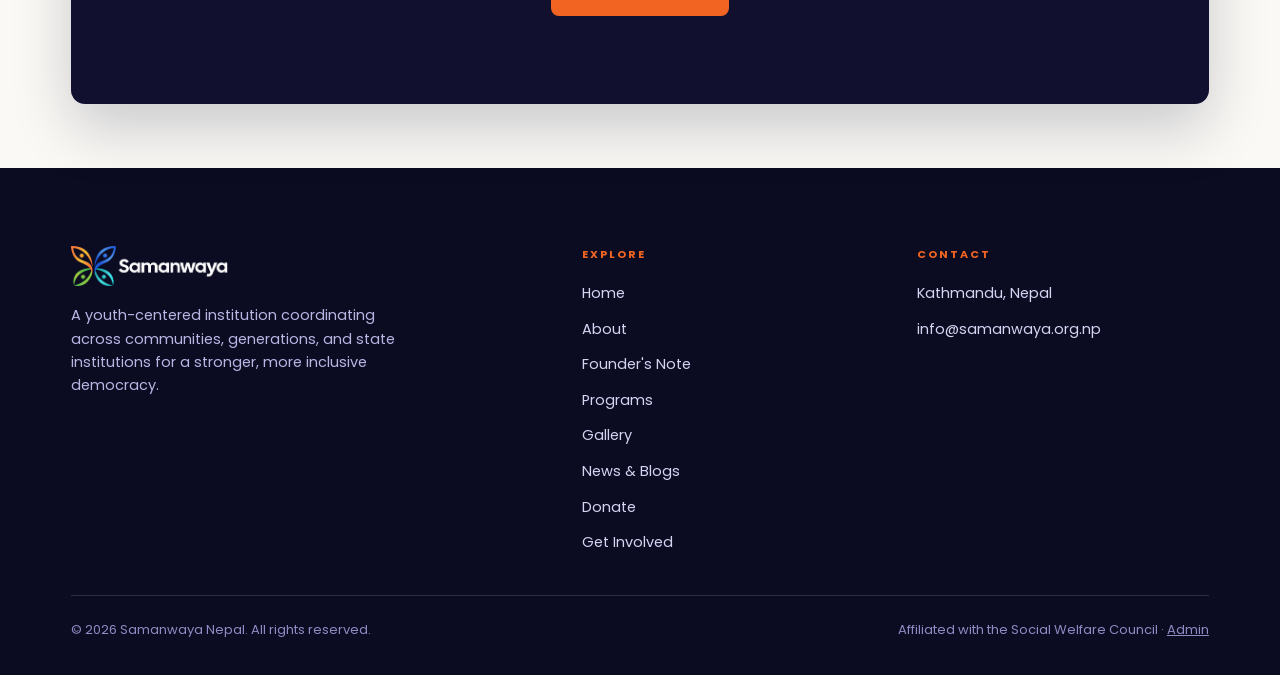
<file: programs.html>
<!DOCTYPE html>
<html lang="en">
<head>
  <meta charset="utf-8">
  <meta name="viewport" content="width=device-width, initial-scale=1">
  <title>Programs &amp; Events — Samanwaya Nepal</title>
  <meta name="description" content="Explore Samanwaya Nepal's eight strategic program areas — democratic governance, social inclusion, leadership incubation, human rights, climate action, digital literacy and more — plus upcoming events.">
  <meta name="keywords" content="Samanwaya Nepal programs, youth programs Nepal, civic engagement programs, leadership training Nepal, youth events Kathmandu">
  <meta name="robots" content="index, follow">
  <meta name="theme-color" content="#0d077c">
  <link rel="canonical" href="https://samanwaya.org.np/programs.html">
  <meta property="og:type" content="website">
  <meta property="og:site_name" content="Samanwaya Nepal">
  <meta property="og:title" content="Programs &amp; Events — Samanwaya Nepal">
  <meta property="og:description" content="Eight strategic program areas forming a complete framework for youth-led democratic change.">
  <meta property="og:url" content="https://samanwaya.org.np/programs.html">
  <meta property="og:image" content="https://samanwaya.org.np/assets/og-image.jpg">
  <meta name="twitter:card" content="summary_large_image">
  <link rel="icon" type="image/png" sizes="32x32" href="/assets/samanwayaicons.png">
  <link rel="apple-touch-icon" href="assets/apple-touch-icon.png">
  <link rel="preconnect" href="https://fonts.googleapis.com">
  <link rel="preconnect" href="https://fonts.gstatic.com" crossorigin>
  <link href="https://fonts.googleapis.com/css2?family=Poppins:wght@400;600;700;800&display=swap" rel="stylesheet">
  <link rel="stylesheet" href="css/style.css">
  <script type="application/ld+json">
  {
    "@context": "https://schema.org",
    "@type": "ItemList",
    "name": "Samanwaya Nepal Program Areas",
    "url": "https://samanwaya.org.np/programs.html",
    "itemListElement": [
      {"@type":"ListItem","position":1,"name":"Democratic Governance & Civic Engagement"},
      {"@type":"ListItem","position":2,"name":"Social Inclusion, Equity & Justice"},
      {"@type":"ListItem","position":3,"name":"Leadership Incubation & Capacity Building"},
      {"@type":"ListItem","position":4,"name":"Human Rights & Rule of Law"},
      {"@type":"ListItem","position":5,"name":"Non-Partisan Deliberation & Collaboration"},
      {"@type":"ListItem","position":6,"name":"Climate Action & Environmental Sustainability"},
      {"@type":"ListItem","position":7,"name":"Digital Literacy & Applied Research"},
      {"@type":"ListItem","position":8,"name":"Livelihoods, Culture & Community Development"}
    ]
  }
  </script>
</head>
<body>

<div id="loader" aria-hidden="true">
  <img src="assets/logo-mark.png" alt="" width="72" height="72">
  <div class="bar"><i></i></div>
</div>

<header class="site-header">
  <div class="wrap">
    <a href="index.html" class="logo" aria-label="Samanwaya Nepal — home">
      <img src="assets/logo-dark.png" alt="Samanwaya Nepal" width="164" height="42">
    </a>
    <nav class="nav" aria-label="Main navigation">
      <a href="index.html">Home</a>
      <a href="about.html">About</a>
      <a href="founder.html">Founder's Note</a>
      <div class="nav-dropdown">
      <button type="button" class="dropbtn" aria-haspopup="true" aria-expanded="false">Programs <span class="arrow" aria-hidden="true"></span></button>
      <div class="dropdown-menu">
      <a href="programs.html">Programs</a>
      <a href="programs.html#youth-fest">Youth Fest 2026</a>
      <a href="programs.html#events">Events</a>
      </div>
      </div>

      <a href="gallery.html">Gallery</a>
      <a href="news.html">News &amp; Blogs</a>
      <a href="contact.html">Contact</a>
      <a href="donate.html" class="btn btn-orange">Donate Us</a>
    </nav>
    <button id="nav-toggle" aria-label="Toggle menu" aria-expanded="false"><span></span><span></span><span></span></button>
  </div>
</header>

<main>

  <section class="page-hero">
    <div class="wrap reveal in">
      <span class="eyebrow">Our work</span>
      <h1 class="h-xl">Eight strategic program areas.</h1>
      <p class="lead">Each pillar is drawn directly from our statutory mandate — together they form a complete framework for youth-led democratic change.</p>
    </div>
  </section>

  <section class="section">
    <div class="wrap grid g2">
      <article class="card left-i reveal"><span class="num tint-i">1</span><h3>Democratic Governance &amp; Civic Engagement</h3><p>Sustainable pathways for youth engagement in public administration — from municipal ward levels to national policy consultations. Civic literacy modules, mock parliaments, and youth-government roundtables.</p></article>
      <article class="card left-o reveal"><span class="num tint-o">2</span><h3>Social Inclusion, Equity &amp; Justice</h3><p>Amplifying the leadership pipelines of Dalit communities, indigenous Janajatis, women, persons with disabilities, and underserved populations by centering their localized priorities.</p></article>
      <article class="card left-i reveal"><span class="num tint-i">3</span><h3>Leadership Incubation &amp; Capacity Building</h3><p>Specialized tracks in public-policy fluency, project management, and ethical decision-making — combining formal skill-building with experiential community organizing.</p></article>
      <article class="card left-o reveal"><span class="num tint-o">4</span><h3>Human Rights &amp; Rule of Law</h3><p>Evidence-based accountability tracking across all three tiers of federal government: procurement monitoring, RTI implementation, legal literacy, and community-led documentation.</p></article>
      <article class="card left-o reveal"><span class="num tint-o">5</span><h3>Non-Partisan Deliberation &amp; Collaboration</h3><p>Secure, non-partisan arenas that bridge political, ethnic, and regional polarization through multi-stakeholder symposia and habits of systematic listening and consensus-building.</p></article>
      <article class="card left-i reveal"><span class="num tint-i">6</span><h3>Climate Action &amp; Environmental Sustainability</h3><p>Community-based ecosystem conservation, municipal climate-adaptation frameworks, green-economy advocacy, and youth-led climate-justice campaigns.</p></article>
      <article class="card left-o reveal"><span class="num tint-o">7</span><h3>Digital Literacy &amp; Applied Research</h3><p>Bridging the digital divide through technology bootcamps and e-governance tracking, alongside rigorous social-science research and policy briefs.</p></article>
      <article class="card left-i reveal"><span class="num tint-i">8</span><h3>Livelihoods, Culture &amp; Community Development</h3><p>Modern agricultural extension, cooperative supply chains, and public health awareness — while documenting indigenous knowledge and multi-ethnic performing arts.</p></article>
    </div>
  </section>

  <!-- UPCOMING EVENTS (admin-managed) -->
  <section class="section tight" id="events-section" style="padding-top:0">
    <div class="wrap" id="events">
      <span class="eyebrow">What's next</span>
      <h2 class="h-lg" style="margin-bottom:10px">Upcoming events.</h2>
      <p class="lead" style="margin-bottom:36px">Join us at our next gatherings, trainings, and youth-led convenings.</p>
      <div id="events-list" class="grid g2">
        <!-- International Youth Day 2026 Volunteer Call -->
        <article class="card event-card reveal">
          <img src="assets/callforvolunteers.jpg" alt="International Youth Day 2026 Volunteer Call" width="400" height="267" loading="lazy">
          <div class="body">
            <span class="date">August 10, 2026</span>
            <h3 style="font-size:17px;margin-bottom:10px">📢 Call for Volunteers – International Youth Day!</h3>
            <p style="font-size:14.5px;color:var(--muted)">Are you passionate about youth leadership, democracy, civic engagement, and creating positive change? Join Samanwaya Nepal's volunteer team for International Youth Day 2026.</p>
            <span style="display:inline-block;margin-top:14px;font-weight:600;color:var(--indigo);font-size:14px"><a href="https://docs.google.com/forms/d/e/1FAIpQLSfYNGZ_IVt_S4FVE7rq0FnwjjIvPlUlE_5UJwhpS0DjA1m39g/viewform" target="_blank" rel="noopener noreferrer" style="color:inherit;text-decoration:none">Apply Now →</a></span>
          </div>
        </article>
      </div>
    </div>
  </section>

  <section class="dark section">
    <div class="wrap">
      <span class="eyebrow">Operational modality</span>
      <h2 class="h-lg" style="margin-bottom:40px;max-width:620px">A four-tier framework — from grassroots to global.</h2>
      <div class="grid g4">
        <div class="stat" style="text-align:left"><b>01</b><span style="display:block;font-size:11.5px;letter-spacing:.08em;margin:4px 0 8px">LOCAL</span><b style="font-size:19px;color:#fff">Incubate</b><span style="display:block;margin-top:8px">Civic toolkits, digital literacy, and leadership curriculums for municipal youth networks.</span></div>
        <div class="stat" style="text-align:left"><b>02</b><span style="display:block;font-size:11.5px;letter-spacing:.08em;margin:4px 0 8px">SUB-NATIONAL</span><b style="font-size:19px;color:#fff">Deliberate</b><span style="display:block;margin-top:8px">Assembly spaces where citizens, local government, and media collaborate on structural challenges.</span></div>
        <div class="stat" style="text-align:left"><b>03</b><span style="display:block;font-size:11.5px;letter-spacing:.08em;margin:4px 0 8px">NATIONAL</span><b style="font-size:19px;color:#fff">Advocate</b><span style="display:block;margin-top:8px">Grassroots data and research translated into policy white papers that influence reform.</span></div>
        <div class="stat" style="text-align:left"><b>04</b><span style="display:block;font-size:11.5px;letter-spacing:.08em;margin:4px 0 8px">INTERNATIONAL</span><b style="font-size:19px;color:#fff">Amplify</b><span style="display:block;margin-top:8px">Connecting Nepal's youth-led innovations to global platforms and coalitions.</span></div>
      </div>
    </div>
  </section>

  <!-- NEPAL YOUTH FEST 2026 -->
  <section class="section" id="youth-fest" style="background:linear-gradient(135deg,#0d077c 0%,#3b2cc9 100%);color:#fff">
    <div class="wrap">
      <div class="reveal" style="text-align:center;max-width:800px;margin:0 auto 40px">
        <span class="eyebrow" style="color:#ffb142">Call for Participants</span>
        <h2 class="h-xl" style="margin:10px 0">NEPAL YOUTH FEST 2026</h2>
        <p class="lead" style="color:#d6d4f2">Are you ready to connect, create &amp; celebrate?</p>
        <p style="font-size:16px;color:#d6d4f2;line-height:1.7">Join us for Nepal Youth Fest 2026 — a vibrant platform bringing young people together to share ideas, showcase talents, build connections, and inspire positive change.</p>
      </div>
      <div class="grid g3 reveal" style="margin-bottom:40px">
        <div style="text-align:center;padding:20px;background:rgba(255,255,255,0.1);border-radius:12px">
          <span style="font-size:32px;display:block;margin-bottom:10px">🌟</span>
          <h4 style="margin-bottom:8px">Connect</h4>
          <p style="font-size:14px;color:#d6d4f2">Connect with fellow young people</p>
        </div>
        <div style="text-align:center;padding:20px;background:rgba(255,255,255,0.1);border-radius:12px">
          <span style="font-size:32px;display:block;margin-bottom:10px">💡</span>
          <h4 style="margin-bottom:8px">Exchange</h4>
          <p style="font-size:14px;color:#d6d4f2">Exchange ideas &amp; experiences</p>
        </div>
        <div style="text-align:center;padding:20px;background:rgba(255,255,255,0.1);border-radius:12px">
          <span style="font-size:32px;display:block;margin-bottom:10px">🎨</span>
          <h4 style="margin-bottom:8px">Showcase</h4>
          <p style="font-size:14px;color:#d6d4f2">Showcase your creativity and talents</p>
        </div>
        <div style="text-align:center;padding:20px;background:rgba(255,255,255,0.1);border-radius:12px">
          <span style="font-size:32px;display:block;margin-bottom:10px">🤝</span>
          <h4 style="margin-bottom:8px">Build Networks</h4>
          <p style="font-size:14px;color:#d6d4f2">Build networks and meaningful connections</p>
        </div>
        <div style="text-align:center;padding:20px;background:rgba(255,255,255,0.1);border-radius:12px">
          <span style="font-size:32px;display:block;margin-bottom:10px">🚀</span>
          <h4 style="margin-bottom:8px">Be Part of Change</h4>
          <p style="font-size:14px;color:#d6d4f2">Be part of a youth-led movement for change</p>
        </div>
        <div style="text-align:center;padding:20px;background:rgba(255,255,255,0.1);border-radius:12px;display:flex;align-items:center;justify-content:center">
          <div>
            <h4 style="margin-bottom:8px">Who Can Participate?</h4>
            <p style="font-size:14px;color:#d6d4f2">Young people who are passionate, creative, curious, and ready to make a difference.</p>
          </div>
        </div>
      </div>
      <div class="reveal" style="text-align:center">
        <div style="display:inline-block;background:rgba(255,255,255,0.15);padding:20px 40px;border-radius:16px;margin-bottom:24px">
          <p style="margin:0 0 8px;font-size:18px"><strong>📅 Date:</strong> 14 August 2026</p>
          <p style="margin:0;font-size:16px;color:#d6d4f2"><strong>Limited Participation — Register Now!</strong></p>
        </div>
        <div style="margin-bottom:20px">
          <a href="https://forms.gle/J3y8mwZ917u2fauQ6" target="_blank" rel="noopener noreferrer" class="btn btn-orange" style="font-size:18px;padding:16px 40px">Register Now →</a>
        </div>
        <p style="font-size:14px;color:#d6d4f2;margin-top:20px"><strong>Organized by:</strong> Samanwaya Nepal</p>
      </div>
    </div>
  </section>

  <!-- CTA SECTION -->
  <section class="section tight">
    <div class="wrap">
      <div class="cta reveal">
        <h2>Ready to take part?</h2>
        <p>Tell us where you are and what moves you — we'll connect you with the nearest youth network.</p>
        <a href="contact.html" class="btn btn-orange">Join a program →</a>
      </div>
    </div>
  </section>

</main>

<footer class="site-footer">
  <div class="wrap">
    <div class="cols">
      <div>
        <img src="assets/logo-light.png" alt="Samanwaya Nepal" width="157" height="40">
        <p>A youth-centered institution coordinating across communities, generations, and state institutions for a stronger, more inclusive democracy.</p>
      </div>
      <div>
        <h4>EXPLORE</h4>
        <ul>
          <li><a href="index.html">Home</a></li>
          <li><a href="about.html">About</a></li>
          <li><a href="founder.html">Founder's Note</a></li>
          <li><a href="programs.html">Programs</a></li>
          <li><a href="gallery.html">Gallery</a></li>
          <li><a href="news.html">News &amp; Blogs</a></li>
          <li><a href="donate.html">Donate</a></li>
          <li><a href="contact.html">Get Involved</a></li>
        </ul>
      </div>
      <div>
        <h4>CONTACT</h4>
        <ul>
          <li><span data-edit="address" style="font-size:14.5px;color:#d6d4f2">Kathmandu, Nepal</span></li>
          <li><a href="mailto:info@samanwaya.org.np" data-edit-mail>info@samanwaya.org.np</a></li>
        </ul>
      </div>
    </div>
    <div class="base">
      <span>© 2026 Samanwaya Nepal. All rights reserved.</span>
      <span>Affiliated with the Social Welfare Council · <a href="admin.html" rel="nofollow">Admin</a></span>
    </div>
  </div>
</footer>

<script src="js/content.js" defer></script>
<script src="js/main.js" defer></script>
</body>
</html>
</file>
<file: css/style.css>
/* ==========================================================================
   Samanwaya Nepal — site stylesheet
   Theme: #ff751e (orange) · #0d077c (indigo)
   ========================================================================== */
:root{
  --orange:#ff751e;
  --orange-deep:#c94e00;      /* accessible orange for small text on light bg */
  --orange-soft:#fff1e7;
  --indigo:#0d077c;
  --indigo-deep:#08054d;
  --indigo-soft:#eeedfa;
  --ink:#171633;
  --muted:#565672;
  --bg:#fffdfb;
  --card:#ffffff;
  --line:#e9e6f2;
  --radius:20px;
  --shadow:0 14px 40px rgba(13,7,124,.08);
  --shadow-lg:0 26px 60px rgba(13,7,124,.16);
}
*{box-sizing:border-box;margin:0;padding:0}
html{scroll-behavior:smooth}
body{font-family:'Poppins',system-ui,-apple-system,'Segoe UI',sans-serif;background:var(--bg);color:var(--ink);line-height:1.6;-webkit-font-smoothing:antialiased}
img{max-width:100%;display:block}
a{color:inherit;text-decoration:none}
button,input,textarea,select{font-family:inherit;font-size:inherit}
::selection{background:var(--orange);color:#fff}

/* ---------- Loader ---------- */
#loader{position:fixed;inset:0;z-index:200;display:flex;flex-direction:column;align-items:center;justify-content:center;gap:18px;background:var(--bg);transition:opacity .45s ease,visibility .45s}
#loader.done{opacity:0;visibility:hidden}
#loader img{height:72px;width:auto;animation:pulse 1.3s ease-in-out infinite}
#loader .bar{width:150px;height:4px;border-radius:99px;background:var(--indigo-soft);overflow:hidden}
#loader .bar i{display:block;height:100%;width:40%;border-radius:99px;background:linear-gradient(90deg,var(--indigo),var(--orange));animation:slide 1.1s ease-in-out infinite}
@keyframes pulse{0%,100%{transform:scale(1);opacity:1}50%{transform:scale(.92);opacity:.75}}
@keyframes slide{0%{transform:translateX(-120%)}100%{transform:translateX(400%)}}

/* ---------- Reveal on scroll ---------- */
.reveal{opacity:0;transform:translateY(26px);transition:opacity .7s ease,transform .7s ease}
.reveal.in{opacity:1;transform:none}
@media (prefers-reduced-motion:reduce){
  .reveal{opacity:1;transform:none;transition:none}
  #loader img,#loader .bar i{animation:none}
}

/* ---------- Layout helpers ---------- */
.wrap{max-width:1180px;margin:0 auto;padding:0 24px}
/* Full-width layout on laptops and larger screens */
@media (min-width:1100px){.wrap{max-width:100%;padding:0 56px}}
@media (min-width:1600px){.wrap{padding:0 84px}}
.section{padding:88px 0}
.section.tight{padding:64px 0}
.eyebrow{display:inline-block;font-size:13px;font-weight:700;letter-spacing:.16em;text-transform:uppercase;color:var(--orange-deep);margin-bottom:14px}
.dark .eyebrow{color:var(--orange)}
h1,h2,h3{line-height:1.12;letter-spacing:-.02em}
.h-xl{font-size:clamp(38px,5.4vw,60px);font-weight:800}
.h-lg{font-size:clamp(30px,4vw,42px);font-weight:800}
.lead{font-size:19px;color:var(--muted);max-width:680px}
.dark{background:linear-gradient(135deg,var(--indigo-deep),var(--indigo));color:#fff}
.dark .lead{color:#c9c7e8}
.grid{display:grid;gap:22px}
.g2{grid-template-columns:repeat(2,1fr)}
.g3{grid-template-columns:repeat(3,1fr)}
.g4{grid-template-columns:repeat(4,1fr)}

/* ---------- Buttons ---------- */
.btn{display:inline-flex;align-items:center;gap:9px;border:none;cursor:pointer;font-weight:700;font-size:16px;padding:14px 28px;border-radius:999px;transition:transform .2s,box-shadow .2s,background .2s}
.btn:hover{transform:translateY(-2px)}
.btn-orange{background:var(--orange);color:#fff;box-shadow:0 10px 26px rgba(255,117,30,.35)}
.btn-orange:hover{background:#f26708}
.btn-indigo{background:var(--indigo);color:#fff;box-shadow:0 10px 26px rgba(13,7,124,.3)}
.btn-indigo:hover{background:var(--indigo-deep)}
.btn-ghost{background:transparent;color:var(--ink);border:2px solid var(--ink);padding:12px 26px}
.dark .btn-ghost{color:#fff;border-color:rgba(255,255,255,.6)}
.btn-light{background:#fff;color:var(--indigo)}

/* ---------- Header ---------- */
.site-header{position:sticky;top:0;z-index:100;background:rgba(255,253,251,.9);backdrop-filter:blur(12px);border-bottom:1px solid var(--line)}
.site-header .wrap{height:74px;display:flex;align-items:center;justify-content:space-between;gap:20px}
.site-header .logo img{height:38px;width:auto}
.nav{display:flex;align-items:center;gap:4px}
.nav a{position:relative;font-size:15px;font-weight:600;padding:9px 14px;color:var(--ink);transition:color .25s}
.nav a:not(.btn)::after{content:'';position:absolute;left:14px;bottom:3px;width:0;height:3px;border-radius:3px;background:linear-gradient(90deg,var(--orange),var(--indigo));transition:width .35s ease}
.nav a:hover{color:var(--indigo)}
.nav a:not(.btn):hover::after{width:calc(100% - 28px)}
.nav a.active{color:var(--indigo)}
.nav a.active::after{width:calc(100% - 28px)}
.nav .btn{margin-left:12px;font-size:15px;padding:11px 22px}
#nav-toggle{display:none;flex-direction:column;justify-content:center;align-items:center;gap:5px;width:44px;height:44px;background:#fff;border:1px solid var(--line);border-radius:12px;cursor:pointer}
#nav-toggle span{width:20px;height:2.5px;background:var(--ink);border-radius:2px;transition:transform .25s,opacity .2s}
#nav-toggle.open span:nth-child(1){transform:translateY(7.5px) rotate(45deg)}
#nav-toggle.open span:nth-child(2){opacity:0}
#nav-toggle.open span:nth-child(3){transform:translateY(-7.5px) rotate(-45deg)}

/* ---------- Nav dropdown ---------- */
.nav-dropdown{position:relative;display:flex;align-items:center}
.nav-dropdown>.dropbtn{display:inline-flex;align-items:center;gap:6px;font-family:inherit;font-size:inherit;color:inherit;background:none;border:0;cursor:pointer;padding:10px 14px;border-radius:10px}
.nav-dropdown>.dropbtn .arrow{width:9px;height:9px;border-right:2px solid currentColor;border-bottom:2px solid currentColor;transform:rotate(45deg) translateY(-2px);transition:transform .25s}
.nav-dropdown:hover>.dropbtn,.nav-dropdown:focus-within>.dropbtn{color:var(--indigo)}
.nav-dropdown.open>.dropbtn .arrow{transform:rotate(-135deg) translateY(-2px)}
.dropdown-menu{position:absolute;top:calc(100% + 10px);left:50%;transform:translateX(-50%) translateY(8px);min-width:200px;background:#fff;border:1px solid var(--line);border-radius:14px;box-shadow:var(--shadow-lg);padding:8px;opacity:0;visibility:hidden;transition:opacity .22s ease,transform .22s ease,visibility .22s;z-index:120}
.dropdown-menu::before{content:'';position:absolute;top:-8px;left:50%;transform:translateX(-50%) rotate(45deg);width:14px;height:14px;background:#fff;border-left:1px solid var(--line);border-top:1px solid var(--line)}
.nav-dropdown:hover .dropdown-menu,.nav-dropdown:focus-within .dropdown-menu,.nav-dropdown.open .dropdown-menu{opacity:1;visibility:visible;transform:translateX(-50%) translateY(0)}
.dropdown-menu a{display:block;padding:11px 14px;border-radius:10px;font-size:14.5px;font-weight:500;color:var(--ink);white-space:nowrap}
.dropdown-menu a::after{display:none !important}
.dropdown-menu a:hover,.dropdown-menu a.active{background:var(--indigo-soft);color:var(--indigo)}

/* ---------- Hero ---------- */
.hero{position:relative;overflow:hidden}
/* Responsive home banner image */
.hero-banner{width:100%;line-height:0}
.hero-banner img{display:block;width:100%;height:auto;max-width:100%;object-fit:cover}
@media (min-width:1200px){.hero-banner img{max-height:78vh}}
@media (max-width:940px){.hero-banner img{max-height:60vh;object-position:center 30%}}
@media (max-width:600px){.hero-banner img{max-height:46vh;object-position:center 35%}}
.hero::before,.hero::after{content:'';position:absolute;border-radius:50%;pointer-events:none}
.hero::before{top:-180px;right:-140px;width:520px;height:520px;background:radial-gradient(circle,rgba(255,117,30,.14),transparent 70%)}
.hero::after{bottom:-200px;left:-160px;width:540px;height:540px;background:radial-gradient(circle,rgba(13,7,124,.10),transparent 70%)}
.hero .wrap{position:relative;display:grid;grid-template-columns:1.05fr .95fr;gap:56px;align-items:center;padding-top:70px;padding-bottom:84px}
.badge{display:inline-flex;align-items:center;gap:10px;background:#fff;border:1px solid var(--line);padding:8px 16px;border-radius:999px;font-size:12.5px;font-weight:600;letter-spacing:.05em;color:var(--muted);margin-bottom:26px}
.badge i{width:8px;height:8px;border-radius:50%;background:var(--orange);animation:pulse 1.6s ease-in-out infinite}
.hero h1{margin-bottom:22px}
.hero h1 .c1{color:var(--indigo)}
.hero h1 .c2{color:var(--orange)}
.hero p{font-size:19px;color:var(--muted);max-width:520px;margin-bottom:34px}
.hero-media{position:relative}
.hero-media::before{content:'';position:absolute;top:-20px;right:-20px;width:78%;height:86%;border-radius:26px;background:linear-gradient(135deg,var(--indigo),#3d34c9);transform:rotate(-3deg)}
.hero-media::after{content:'';position:absolute;bottom:-22px;left:-22px;width:58%;height:58%;border-radius:26px;background:linear-gradient(135deg,var(--orange),#ffb175);transform:rotate(4deg)}
.hero-media img{position:relative;z-index:1;width:100%;height:460px;object-fit:cover;object-position:center 20%;border-radius:22px;box-shadow:var(--shadow-lg)}

/* ---------- Cards ---------- */
.card{background:var(--card);border:1px solid var(--line);border-radius:var(--radius);padding:30px;box-shadow:var(--shadow)}
.card h3{font-size:20px;font-weight:700;margin-bottom:10px}
.card p{font-size:15px;color:var(--muted)}
.card .num{display:flex;align-items:center;justify-content:center;width:46px;height:46px;border-radius:13px;font-size:19px;font-weight:800;margin-bottom:16px}
.tint-o{background:var(--orange-soft);color:var(--orange-deep)}
.tint-i{background:var(--indigo-soft);color:var(--indigo)}
.card.top-o{border-top:5px solid var(--orange)}
.card.top-i{border-top:5px solid var(--indigo)}
.card.left-o{border-left:5px solid var(--orange)}
.card.left-i{border-left:5px solid var(--indigo)}

/* ---------- Quote band ---------- */
.quote-band{text-align:center}
.quote-band .mark{font-size:13px;font-weight:700;letter-spacing:.2em;color:var(--orange);margin-bottom:20px}
.quote-band blockquote{font-family:Georgia,'Times New Roman',serif;font-size:clamp(24px,3vw,33px);line-height:1.45;font-weight:400;max-width:900px;margin:0 auto}
.quote-band .hl-o{color:var(--orange)}
.quote-band .hl-i{color:#9d97ff}

/* ---------- Stats ---------- */
.stats{display:grid;grid-template-columns:repeat(4,1fr);gap:18px}
.stat{background:rgba(255,255,255,.06);border:1px solid rgba(255,255,255,.14);border-radius:16px;padding:26px 22px;text-align:center}
.stat b{display:block;font-size:36px;font-weight:800;color:var(--orange);letter-spacing:-.02em}
.stat span{font-size:14px;color:#c9c7e8}

/* ---------- Events / notices ---------- */
.event-card{overflow:hidden;padding:0;display:flex;flex-direction:column}
.event-card img{width:100%;height:210px;object-fit:cover}
.event-card .body{padding:26px}
.event-card .date{display:inline-block;font-size:13px;font-weight:700;color:var(--indigo);background:var(--indigo-soft);padding:6px 14px;border-radius:999px;margin-bottom:14px}
.notice{display:flex;gap:16px;align-items:flex-start;background:var(--card);border:1px solid var(--line);border-left:5px solid var(--orange);border-radius:14px;padding:18px 22px}
.notice time{flex:none;font-size:13px;font-weight:700;color:var(--orange-deep);padding-top:2px}
.empty-msg{border:1.5px dashed var(--line);border-radius:16px;padding:36px;text-align:center;color:var(--muted);font-size:15px}

/* ---------- Founder / split ---------- */
.split{display:grid;grid-template-columns:.9fr 1.1fr;gap:56px;align-items:center}
.split.rev{grid-template-columns:1.1fr .9fr}
.frame{position:relative}
.frame::after{content:'';position:absolute;bottom:-18px;left:-18px;width:65%;height:65%;border-radius:22px;background:linear-gradient(135deg,var(--orange),var(--indigo))}
.frame img{position:relative;z-index:1;width:100%;height:440px;object-fit:cover;object-position:center top;border-radius:20px;box-shadow:var(--shadow-lg)}
.byline{display:flex;align-items:center;gap:14px;margin:22px 0}
.byline i{width:3px;height:46px;background:var(--orange);border-radius:2px}
.byline b{display:block;font-size:17px}
.byline span{font-size:14px;color:var(--muted)}
blockquote.pull{font-family:Georgia,serif;font-size:clamp(21px,2.4vw,27px);line-height:1.5;margin-bottom:24px}
.prose p{font-size:16.5px;line-height:1.75;color:#3c3b58;margin-bottom:20px}

/* ---------- CTA ---------- */
.cta{position:relative;overflow:hidden;border-radius:28px;background:linear-gradient(120deg,var(--indigo-deep),var(--indigo) 55%,#2a1fa8);color:#fff;padding:72px 48px;text-align:center}
.cta::before{content:'';position:absolute;top:-90px;right:-70px;width:320px;height:320px;border-radius:50%;background:rgba(255,117,30,.35);filter:blur(14px)}
.cta h2{font-size:clamp(28px,3.6vw,44px);font-weight:800;max-width:760px;margin:0 auto 18px;position:relative}
.cta p{position:relative;font-size:18px;color:#d4d2f0;max-width:560px;margin:0 auto 32px}
.cta .btn{position:relative}

/* ---------- Forms ---------- */
.field{margin-bottom:18px}
.field label{display:block;font-size:13.5px;font-weight:600;color:var(--muted);margin-bottom:7px}
.field input,.field textarea,.field select{width:100%;font-size:15px;padding:13px 16px;border:1.5px solid var(--line);border-radius:12px;outline:none;background:#fbfaff;transition:border-color .2s,box-shadow .2s}
.field input:focus,.field textarea:focus,.field select:focus{border-color:var(--indigo);box-shadow:0 0 0 3px rgba(13,7,124,.12)}
.field textarea{resize:vertical;min-height:96px}
.form-msg{border-radius:12px;padding:13px 16px;font-size:14.5px;font-weight:600;margin-bottom:16px}
.form-msg.ok{background:#e8f7ec;color:#176a2e}
.form-msg.err{background:#fdecec;color:#b00020}

/* ---------- Contact ---------- */
.contact-item{display:flex;gap:16px;align-items:flex-start;margin-bottom:22px}
.contact-item .ico{flex:none;width:44px;height:44px;border-radius:12px;display:flex;align-items:center;justify-content:center;font-size:19px}
.contact-item small{display:block;font-size:12.5px;font-weight:700;letter-spacing:.06em;text-transform:uppercase;color:var(--muted)}
.contact-item b{font-size:16.5px;font-weight:600}
.contact-item a{color:var(--indigo)}

/* ---------- Footer ---------- */
.site-footer{background:var(--indigo-deep);color:#fff;padding:64px 0 34px;margin-top:20px}
.site-footer .cols{display:grid;grid-template-columns:1.4fr 1fr 1fr;gap:44px;padding-bottom:40px;border-bottom:1px solid rgba(255,255,255,.14)}
.site-footer img{height:40px;width:auto;margin-bottom:18px}
.site-footer p{font-size:14.5px;color:#b9b6e4;max-width:330px}
.site-footer h4{font-size:13px;font-weight:700;letter-spacing:.12em;color:var(--orange);margin-bottom:16px}
.site-footer ul{list-style:none;display:flex;flex-direction:column;gap:10px}
.site-footer ul a{font-size:14.5px;color:#d6d4f2}
.site-footer ul a:hover{color:var(--orange)}
.site-footer .base{display:flex;justify-content:space-between;flex-wrap:wrap;gap:10px;padding-top:24px;font-size:13px;color:#8f8cc4}
.site-footer .base a{text-decoration:underline}

/* ---------- Page hero (inner pages) ---------- */
.page-hero{background:linear-gradient(135deg,var(--indigo-soft),var(--orange-soft));padding:68px 0}
.page-hero h1{margin-bottom:18px}

/* ---------- Gallery ---------- */
.gallery-grid{display:grid;grid-template-columns:repeat(auto-fill,minmax(280px,1fr));gap:16px}
.gallery-grid figure{position:relative;overflow:hidden;border-radius:16px;cursor:zoom-in;box-shadow:var(--shadow)}
.gallery-grid img{width:100%;height:250px;object-fit:cover;transition:transform .5s ease}
.gallery-grid figure:hover img{transform:scale(1.06)}
.gallery-grid figcaption{position:absolute;inset:auto 0 0 0;padding:34px 16px 12px;font-size:13.5px;font-weight:600;color:#fff;background:linear-gradient(transparent,rgba(8,5,77,.82));opacity:0;transition:opacity .3s}
.gallery-grid figure:hover figcaption{opacity:1}
.lightbox{position:fixed;inset:0;z-index:300;display:none;align-items:center;justify-content:center;padding:28px;background:rgba(8,5,77,.93)}
.lightbox.open{display:flex}
.lightbox img{max-width:94vw;max-height:84vh;border-radius:12px;box-shadow:0 30px 80px rgba(0,0,0,.5)}
.lightbox .lb-close{position:absolute;top:16px;right:20px;width:44px;height:44px;border:none;border-radius:50%;background:rgba(255,255,255,.14);color:#fff;font-size:22px;cursor:pointer}
.lightbox .lb-cap{position:absolute;bottom:20px;left:0;right:0;text-align:center;color:#d6d4f2;font-size:14.5px;padding:0 24px}

/* ---------- Admin ---------- */
.admin-shell{max-width:960px;margin:0 auto;padding:48px 24px 100px}
.admin-tabs{display:flex;gap:8px;flex-wrap:wrap;margin-bottom:28px}
.admin-tabs button{background:#fff;border:1.5px solid var(--line);border-radius:999px;padding:10px 20px;font-size:14.5px;font-weight:600;cursor:pointer;color:var(--muted)}
.admin-tabs button.active{background:var(--indigo);border-color:var(--indigo);color:#fff}
.admin-panel{display:none}
.admin-panel.active{display:block}
.admin-list-item{display:flex;gap:16px;align-items:center;background:#fff;border:1px solid var(--line);border-radius:14px;padding:16px;margin-bottom:12px}
.admin-list-item img{width:96px;height:68px;object-fit:cover;border-radius:10px;flex:none}
.admin-list-item .meta{flex:1;min-width:0}
.admin-list-item .meta b{display:block;font-size:15.5px}
.admin-list-item .meta span{font-size:13px;color:var(--muted)}
.mini-btn{border:none;cursor:pointer;font-size:13.5px;font-weight:600;padding:9px 16px;border-radius:999px;flex:none}
.mini-btn.edit{background:var(--indigo-soft);color:var(--indigo)}
.mini-btn.del{background:#fdecec;color:#b00020}
.admin-stats{display:grid;grid-template-columns:repeat(3,1fr);gap:14px;margin-bottom:28px}
.admin-stats .card{padding:20px;text-align:center}
.admin-stats b{display:block;font-size:30px;font-weight:800;color:var(--indigo)}
.admin-stats span{font-size:13px;color:var(--muted)}

/* ---------- Responsive ---------- */
@media (max-width:940px){
  .nav{display:none;position:absolute;top:74px;left:0;right:0;flex-direction:column;align-items:stretch;background:var(--bg);border-bottom:1px solid var(--line);padding:10px 22px 22px;gap:2px}
  .nav.open{display:flex}
  .nav a{padding:14px 6px;border-bottom:1px solid var(--line)}
  .nav a:not(.btn)::after{display:none}
  .nav a.active{color:var(--orange-deep)}
  .nav .btn{margin:14px 0 0;justify-content:center}
  #nav-toggle{display:flex}
  .nav-dropdown{flex-direction:column;align-items:stretch}
  .nav-dropdown>.dropbtn{justify-content:space-between;width:100%;padding:14px 6px;border-bottom:1px solid var(--line)}
  .dropdown-menu{position:static;transform:none;opacity:1;visibility:visible;box-shadow:none;border:0;border-radius:0;padding:0 0 6px 14px;min-width:0;background:transparent;transition:none}
  .dropdown-menu::before{display:none}
  .dropdown-menu a{padding:12px 6px;border-bottom:1px solid var(--line);white-space:normal}
  .hero .wrap{grid-template-columns:1fr;gap:44px}
  .split,.split.rev{grid-template-columns:1fr;gap:40px}
  .g3,.g4{grid-template-columns:repeat(2,1fr)}
  .stats{grid-template-columns:repeat(2,1fr)}
  .site-footer .cols{grid-template-columns:1fr;gap:32px}
}
@media (max-width:600px){
  .g2,.g3,.g4{grid-template-columns:1fr}
  .section{padding:64px 0}
  .hero-media img{height:340px}
  .frame img{height:360px}
  .cta{padding:56px 26px}
  .admin-stats{grid-template-columns:1fr}
}

/* ---------- Editorial refresh ---------- */
:root{
  --orange:#f26422;
  --orange-deep:#c9440c;
  --orange-soft:#fff0e8;
  --indigo:#22205c;
  --indigo-deep:#11112f;
  --indigo-soft:#efeff8;
  --ink:#161622;
  --muted:#686875;
  --bg:#faf9f5;
  --card:#fff;
  --line:#e5e3dc;
  --radius:14px;
  --shadow:0 16px 40px rgba(22,22,34,.07);
  --shadow-lg:0 28px 70px rgba(22,22,34,.16);
}
body{background:var(--bg)}
.site-header{background:rgba(250,249,245,.92);border-bottom-color:rgba(22,22,34,.1)}
.site-header .wrap{height:82px}
.site-header .logo img{height:40px}
.nav{gap:2px}
.nav a{font-size:13px;letter-spacing:.015em}
.nav .btn{font-size:13px}
.btn{border-radius:8px;padding:14px 22px;font-size:14px;letter-spacing:.01em}
.btn-orange{box-shadow:none}
.btn-orange:hover{background:#d95012}
.hero{height:min(760px,calc(100vh - 82px));min-height:540px;background:var(--indigo-deep)}
.hero-banner,.hero-banner img{height:100%}
.hero-banner img{object-fit:cover;object-position:center 34%;filter:saturate(.85)}
.hero-banner:after{content:'';position:absolute;inset:0;background:linear-gradient(90deg,rgba(17,17,47,.92) 0%,rgba(17,17,47,.64) 42%,rgba(17,17,47,.08) 82%),linear-gradient(0deg,rgba(17,17,47,.55),transparent 45%)}
.hero-overlay{position:absolute;inset:0;display:flex;align-items:center;color:#fff}
.hero-overlay .wrap{width:100%;padding-top:30px}
.hero-kicker{display:flex;align-items:center;gap:10px;margin-bottom:22px;color:#ffb28e;font-size:12px;font-weight:700;letter-spacing:.15em;text-transform:uppercase}
.hero-kicker span{display:block;width:30px;height:2px;background:var(--orange)}
.hero-overlay h1{max-width:760px;font-size:clamp(46px,7.5vw,92px);line-height:.98;letter-spacing:-.055em;font-weight:800;margin-bottom:26px}
.hero-overlay h1 em{color:#ff8958;font-style:normal}
.hero-overlay p{max-width:480px;color:#e0dfeb;font-size:18px;line-height:1.6;margin-bottom:32px}
.hero-actions{display:flex;align-items:center;gap:25px;flex-wrap:wrap}
.hero-actions .btn{padding:15px 23px}
.hero-link{font-size:14px;font-weight:700;color:#fff;border-bottom:1px solid rgba(255,255,255,.55);padding-bottom:4px}
.hero-link:hover{color:#ffb28e;border-color:#ffb28e}
.signal-bar{overflow:hidden;background:var(--orange);color:#fff;height:54px;display:flex;align-items:center}
.signal-track{display:flex;align-items:center;gap:28px;min-width:max-content;padding-left:28px;font-size:12px;font-weight:800;letter-spacing:.17em;text-transform:uppercase;animation:signal-scroll 28s linear infinite}
.signal-track i{font-style:normal;font-size:13px;color:#ffd0bd}
@keyframes signal-scroll{to{transform:translateX(-50%)}}
.section{padding:104px 0}
.section.tight{padding:72px 0}
.eyebrow{font-size:11px;letter-spacing:.2em}
.h-lg{font-size:clamp(32px,4.2vw,50px);letter-spacing:-.045em}
.lead{font-size:17px;line-height:1.7}
.card{border-radius:14px;box-shadow:0 10px 28px rgba(22,22,34,.045);padding:28px}
.card:hover{transform:translateY(-4px);box-shadow:var(--shadow-lg);transition:transform .25s ease,box-shadow .25s ease}
.card h3{letter-spacing:-.025em}
.dark{background:var(--indigo-deep)}
.quote-band blockquote{font-size:clamp(25px,3.2vw,40px);letter-spacing:-.025em}
.stats{gap:12px}
.stat{border-radius:12px;padding:25px 20px}
.stat b{font-size:42px}
.page-hero{padding:100px 0;background:var(--indigo-deep);color:#fff}
.page-hero .lead{color:#cbc9dd}
.page-hero .eyebrow{color:#ff8958}
.page-hero h1{max-width:780px;font-size:clamp(46px,7vw,82px);letter-spacing:-.055em}
.split{gap:78px}
.frame:after{border-radius:14px}
.frame img{border-radius:14px}
.cta{border-radius:14px;padding:88px 48px;background:var(--indigo-deep)}
.site-footer{background:#0b0b22;padding-top:78px}
.site-footer h4{font-size:11px;letter-spacing:.18em}
.section-heading{display:grid;grid-template-columns:54px minmax(0,1fr);gap:18px;align-items:start;margin-bottom:42px}
.section-heading .section-index{display:flex;align-items:center;justify-content:center;width:42px;height:42px;border:1px solid var(--orange);border-radius:50%;font-size:12px;font-weight:800;color:var(--orange)}
.section-heading h2{margin-bottom:12px}
.section-heading .lead{margin-top:12px}
.section-heading-action{grid-template-columns:54px minmax(0,1fr) auto;align-items:end}
.section-heading-action .btn{margin-bottom:6px}
.section-heading-dark p{color:#c9c7e8;font-size:16px;max-width:500px}
.section-heading-dark .section-index{color:#ffb28e;border-color:#ff8958}
.section-stats .section-heading{margin-bottom:20px}
.section-stats .section-heading .eyebrow{margin-bottom:4px}
.section-stats .section-heading p{color:#c9c7e8;font-size:14px}
.process-grid{position:relative}
.process-grid:before{content:'';position:absolute;top:52px;left:10%;right:10%;height:1px;border-top:1px dashed var(--line);z-index:0}
.process-grid .card{position:relative;z-index:1}
.process-grid .card p{line-height:1.7}
.process-grid .card h3 small{margin-top:7px}
.section .section-index + .eyebrow{margin-top:4px}
.hero-actions .btn:focus-visible,.hero-link:focus-visible,.nav a:focus-visible,.btn:focus-visible{outline:3px solid #ffb28e;outline-offset:4px}
.event-card .body{display:flex;flex-direction:column;flex:1}
.event-card .body p{flex:1}
.event-card .body .btn{align-self:flex-start}
.cta .eyebrow{color:#ffb28e}

@media (max-width:940px){
  .hero{height:650px;min-height:0}
  .hero-overlay h1{font-size:clamp(48px,10vw,76px)}
  .site-header .wrap{height:74px}
  .section-heading-action{grid-template-columns:54px minmax(0,1fr)}
  .section-heading-action .btn{grid-column:2;justify-self:start;margin-top:4px}
  .process-grid:before{display:none}
}
@media (max-width:600px){
  .hero{height:650px}
  .hero-banner img{object-position:62% center}
  .hero-banner:after{background:linear-gradient(90deg,rgba(17,17,47,.9),rgba(17,17,47,.3)),linear-gradient(0deg,rgba(17,17,47,.7),transparent 60%)}
  .hero-overlay h1{font-size:clamp(46px,14vw,68px)}
  .hero-overlay p{font-size:16px}
  .section{padding:72px 0}
  .page-hero{padding:72px 0}
  .page-hero h1{font-size:clamp(44px,13vw,64px)}
  .signal-track{gap:20px;font-size:10px}
  .section-heading{grid-template-columns:38px minmax(0,1fr);gap:12px;margin-bottom:30px}
  .section-heading .section-index{width:34px;height:34px;font-size:10px}
  .section-heading-action .btn{grid-column:2}
  .section-heading .h-lg{font-size:clamp(30px,9vw,42px)}
  .section-heading-dark p{font-size:14px}
  .section-stats{margin-top:42px !important}
  .stats{margin-top:8px}
}

/* ---------- Complete site system ---------- */
:root{
  --content-width:1240px;
  --space-section:clamp(72px,8vw,118px);
  --space-tight:clamp(48px,5vw,76px);
  --focus-ring:0 0 0 4px rgba(242,100,34,.24);
}
body{overflow-x:hidden}
.wrap{width:100%;max-width:var(--content-width) !important;padding-left:clamp(22px,4vw,56px);padding-right:clamp(22px,4vw,56px)}
.section{padding:var(--space-section) 0}
.section.tight{padding:var(--space-tight) 0}
.site-header{box-shadow:0 1px 0 rgba(17,17,47,.04)}
.site-header .wrap{max-width:var(--content-width) !important}
.logo{flex:none}
.logo img{object-fit:contain}
.nav a,.nav-dropdown>.dropbtn{border-radius:7px}
.nav a:focus-visible,.nav-dropdown>.dropbtn:focus-visible,#nav-toggle:focus-visible,.btn:focus-visible,.field input:focus-visible,.field textarea:focus-visible,.field select:focus-visible,.mini-btn:focus-visible{outline:0;box-shadow:var(--focus-ring)}
.nav a.active{font-weight:800}
.nav .btn{color:#fff}
.nav-dropdown>.dropbtn{font-weight:600}
.page-hero{position:relative;isolation:isolate;overflow:hidden;padding:clamp(72px,9vw,132px) 0}
.page-hero:after{content:'';position:absolute;width:420px;height:420px;border-radius:50%;right:-140px;top:-170px;background:rgba(242,100,34,.12);z-index:-1}
.page-hero .wrap{position:relative}
.page-hero h1{max-width:850px;margin-bottom:22px}
.page-hero .lead{max-width:700px}
main>section:not(.hero):not(.dark) .wrap{position:relative}
.card{min-width:0}
.card h3{line-height:1.22}
.card p{line-height:1.7}
.card .num{flex:none}
.card.left-i,.card.left-o,.card.top-i,.card.top-o{border-width:1px;border-left-width:4px;border-top-width:1px}
.card.top-i,.card.top-o{border-top-width:4px;border-left-width:1px}
.card:focus-within{box-shadow:var(--focus-ring),var(--shadow-lg)}
.split{align-items:start}
.split>.reveal,.split>.card{min-width:0}
.prose{max-width:720px}
.prose p{line-height:1.85}
.prose .pull{color:var(--indigo)}
.byline{padding-left:2px}
.event-card{height:100%}
.event-card>a{display:flex;flex-direction:column;height:100%}
.event-card .body{min-height:190px}
.event-card img{aspect-ratio:16/9;height:auto}
.event-card h3{font-size:18px !important}
.event-card .date{width:max-content;max-width:100%;overflow:hidden;text-overflow:ellipsis;white-space:nowrap}
.notice{box-shadow:0 8px 22px rgba(22,22,34,.04)}
.gallery-grid{grid-template-columns:repeat(12,1fr);grid-auto-rows:22px;gap:16px}
.gallery-grid figure{grid-column:span 4;grid-row:span 12;border-radius:14px}
.gallery-grid figure:nth-child(2),.gallery-grid figure:nth-child(4){grid-row:span 15}
.gallery-grid figure:nth-child(3){grid-row:span 18}
.gallery-grid img{height:100%;width:100%}
.gallery-grid figcaption{opacity:1;padding:48px 18px 16px}
.lightbox{backdrop-filter:blur(8px)}
.cta{box-shadow:0 24px 60px rgba(17,17,47,.2)}
.cta h2{letter-spacing:-.04em}
.field{margin-bottom:20px}
.field label{color:var(--ink);font-size:13px}
.field input,.field textarea,.field select{background:#fff;border-color:#d8d7d0;min-height:48px}
.field textarea{min-height:118px}
.field input::placeholder,.field textarea::placeholder{color:#9998a0}
.form-msg{border:1px solid transparent}
.contact-item{padding:14px 0;border-bottom:1px solid var(--line);margin-bottom:4px}
.contact-item:last-child{border-bottom:0}
.contact-item .ico{width:42px;height:42px}
.site-footer{margin-top:0}
.site-footer .wrap{max-width:var(--content-width) !important}
.site-footer .cols{grid-template-columns:1.6fr 1fr 1fr}
.site-footer .cols>div:first-child{padding-right:20px}
.site-footer ul a{transition:color .2s ease}
.admin-shell{width:100%;max-width:var(--content-width);padding:clamp(48px,7vw,88px) clamp(22px,4vw,56px) 110px}
.admin-shell .card{box-shadow:0 10px 28px rgba(22,22,34,.06)}
.admin-tabs{padding:6px;background:var(--indigo-soft);border-radius:12px;width:max-content;max-width:100%}
.admin-tabs button{border:0;background:transparent}
.admin-tabs button.active{box-shadow:0 5px 14px rgba(17,17,47,.16)}
.admin-panel h2{letter-spacing:-.025em}
.admin-list-item{box-shadow:0 6px 18px rgba(22,22,34,.04)}
#login-view .card{border-top:4px solid var(--orange)}
#dash-view>.admin-stats .card{border-top:3px solid var(--orange)}
body>main[style*="min-height"]{background:var(--bg)}

@media (max-width:940px){
  .nav{top:74px;box-shadow:0 18px 30px rgba(17,17,47,.1)}
  .nav a,.nav-dropdown>.dropbtn{font-size:14px}
  .nav .btn{border-radius:7px}
  .gallery-grid{grid-template-columns:repeat(2,1fr);grid-auto-rows:auto}
  .gallery-grid figure,.gallery-grid figure:nth-child(2),.gallery-grid figure:nth-child(3),.gallery-grid figure:nth-child(4){grid-column:auto;grid-row:auto;aspect-ratio:1.2}
  .gallery-grid img{height:100%}
  .site-footer .cols{grid-template-columns:1.3fr 1fr}
  .site-footer .cols>div:first-child{grid-column:1/-1}
}
@media (max-width:600px){
  .wrap{padding-left:20px;padding-right:20px}
  .page-hero{padding:64px 0 72px}
  .page-hero:after{width:260px;height:260px;right:-130px;top:-100px}
  .page-hero h1{font-size:clamp(42px,13vw,64px)}
  .split,.split.rev{gap:38px}
  .frame img{height:auto;aspect-ratio:4/3}
  .prose p{font-size:15.5px;line-height:1.75}
  .event-card .body{min-height:0}
  .gallery-grid{gap:10px}
  .gallery-grid figure{border-radius:10px}
  .gallery-grid figcaption{font-size:12px;padding:34px 10px 9px}
  .cta{padding:58px 22px}
  .cta .btn{margin:5px 0 !important;width:100%;justify-content:center}
  .site-footer .cols{grid-template-columns:1fr}
  .site-footer .cols>div:first-child{grid-column:auto}
  .site-footer .base{flex-direction:column}
  .admin-shell{padding-top:44px}
  .admin-tabs{width:100%;overflow-x:auto;flex-wrap:nowrap}
  .admin-tabs button{white-space:nowrap}
  .admin-list-item{align-items:flex-start;flex-wrap:wrap}
  .admin-list-item .meta{flex-basis:calc(100% - 112px)}
  #login-view .card{padding:26px !important}
}

@media (prefers-reduced-motion:reduce){
  .signal-track{animation:none}
  .card,.site-footer ul a{transition:none}
}
</file>
